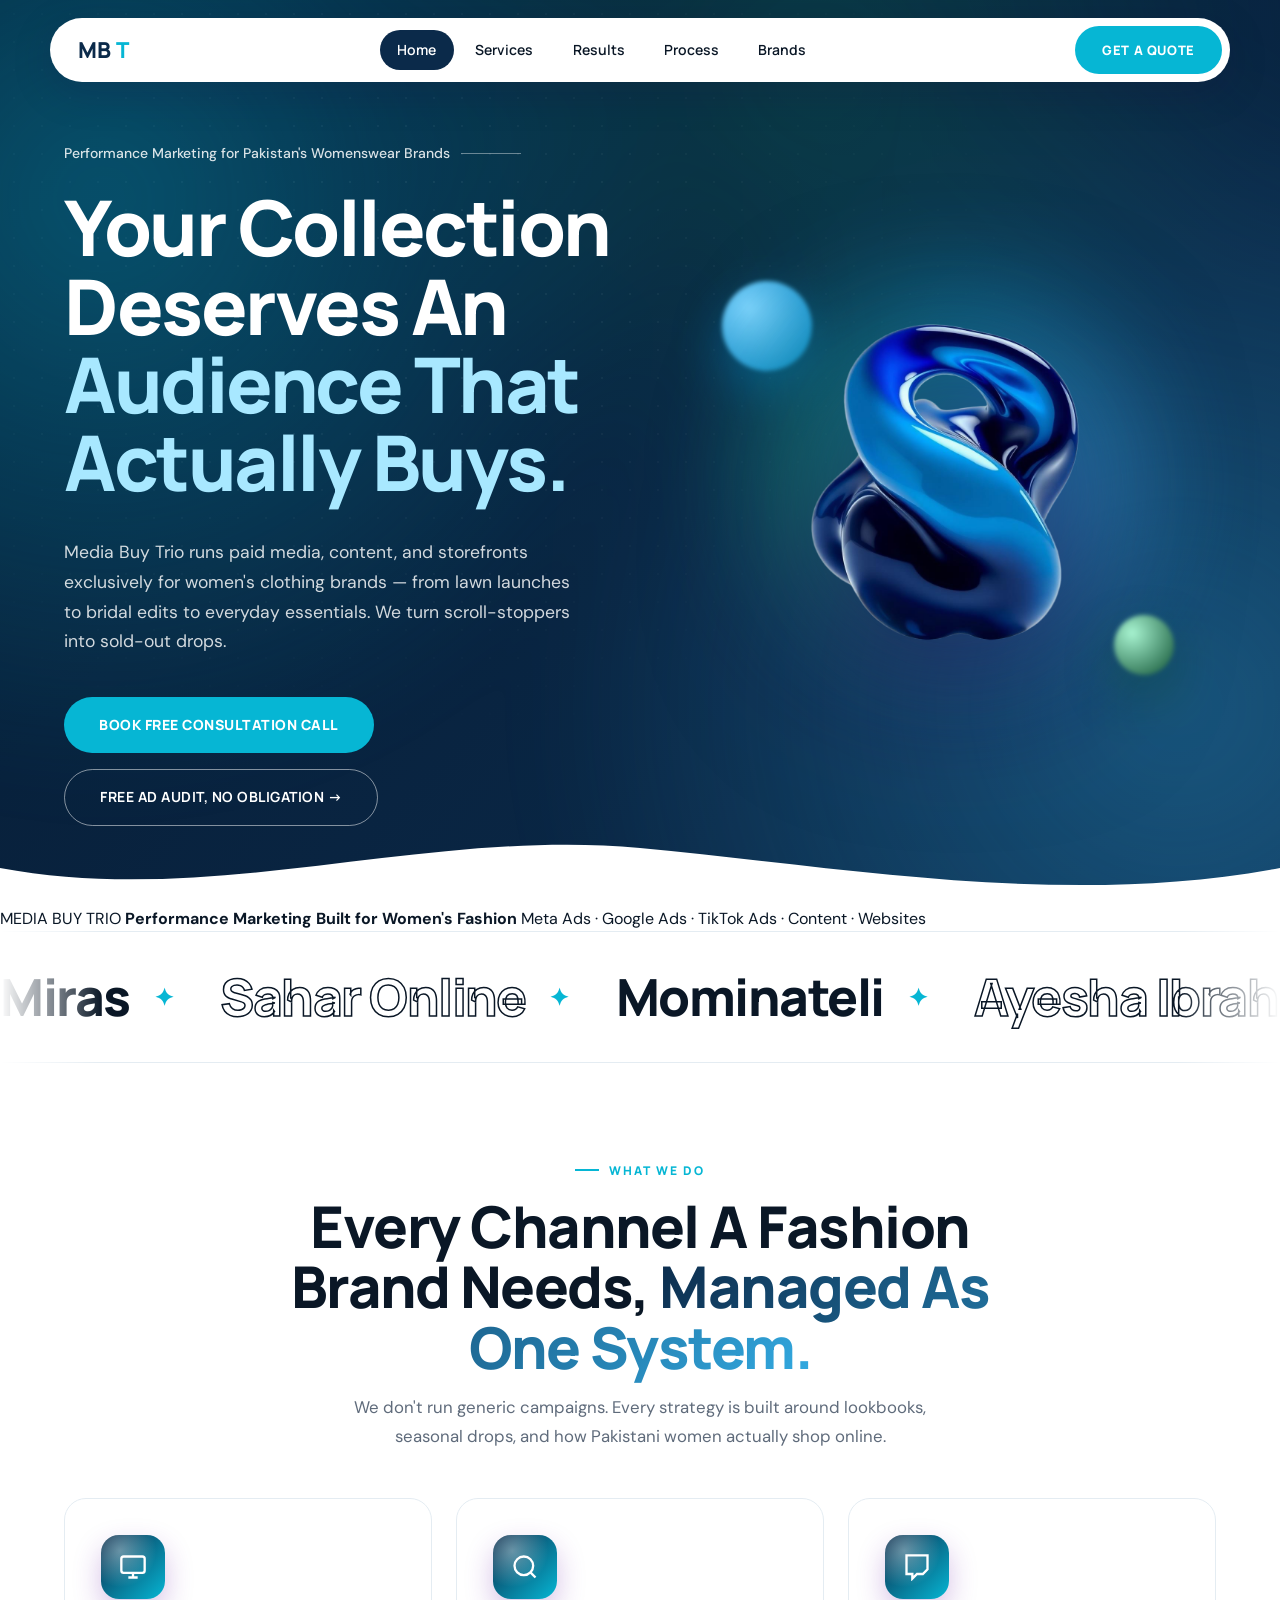
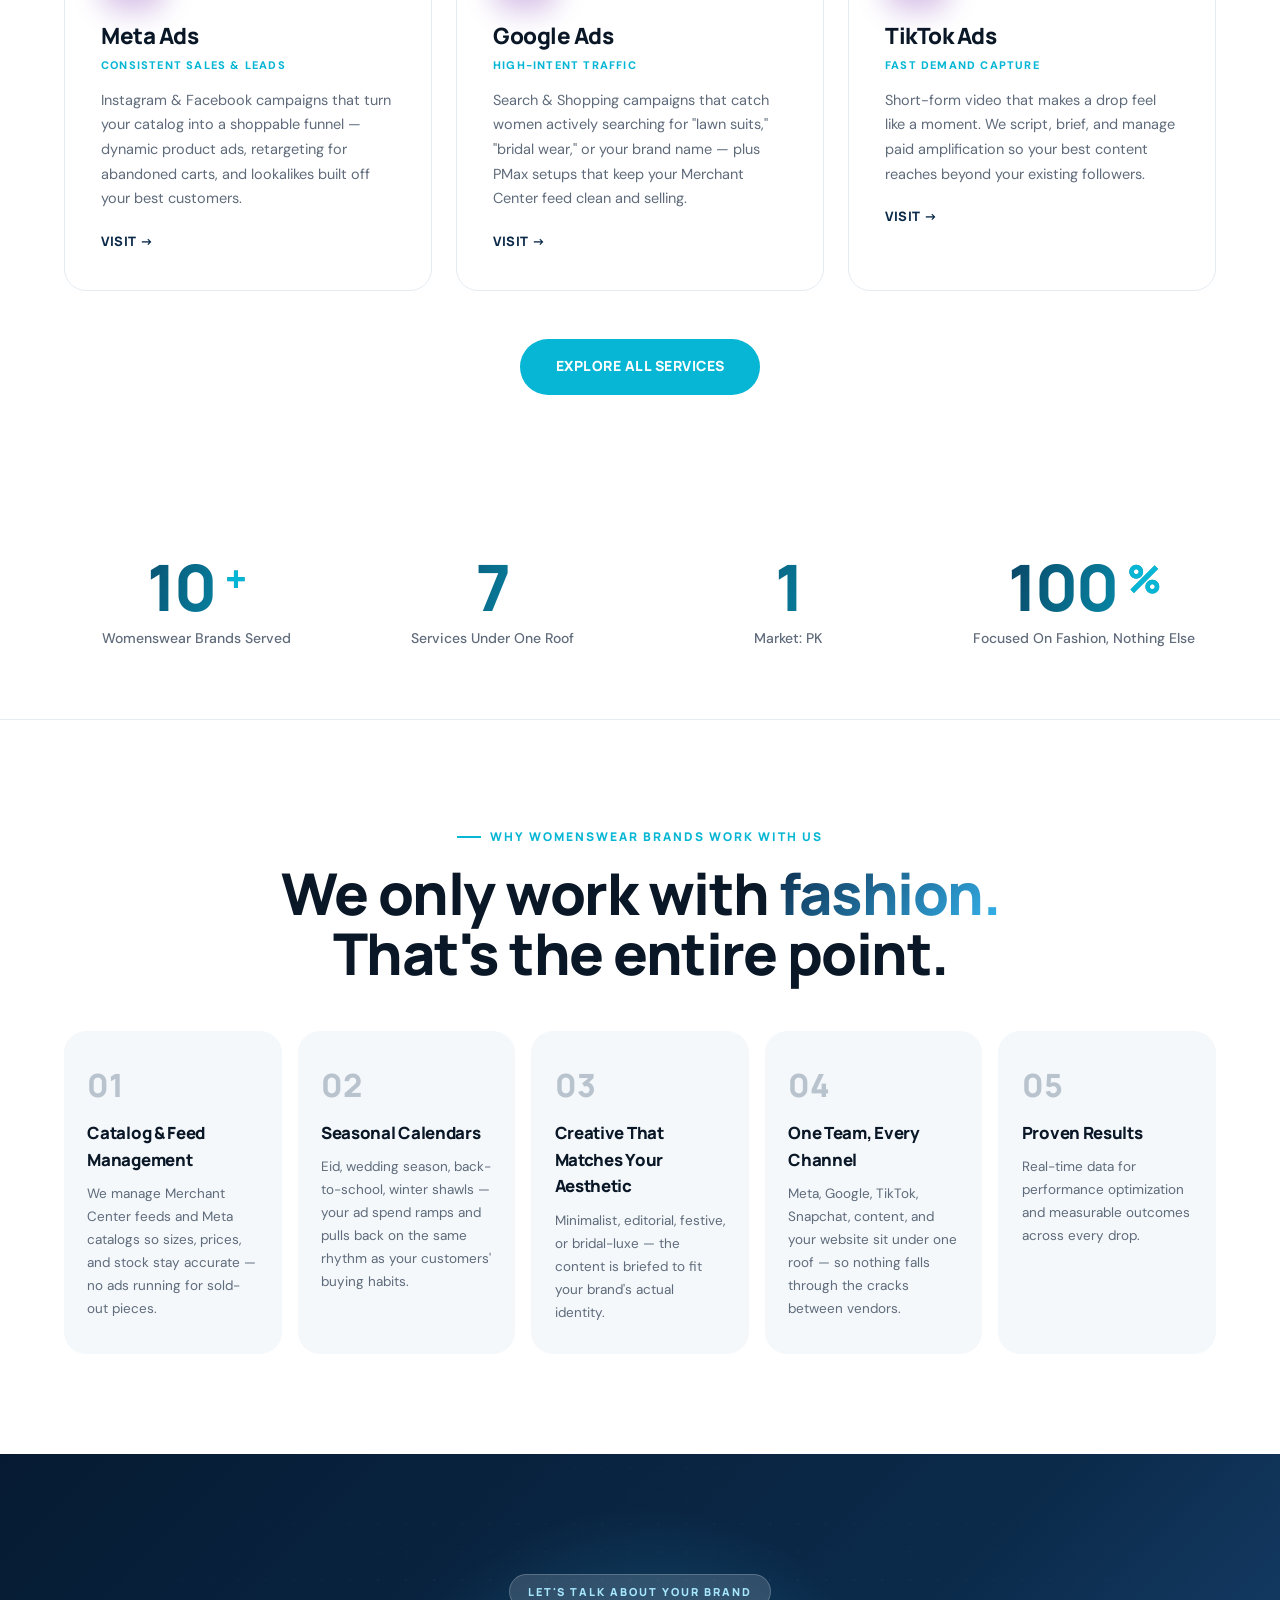
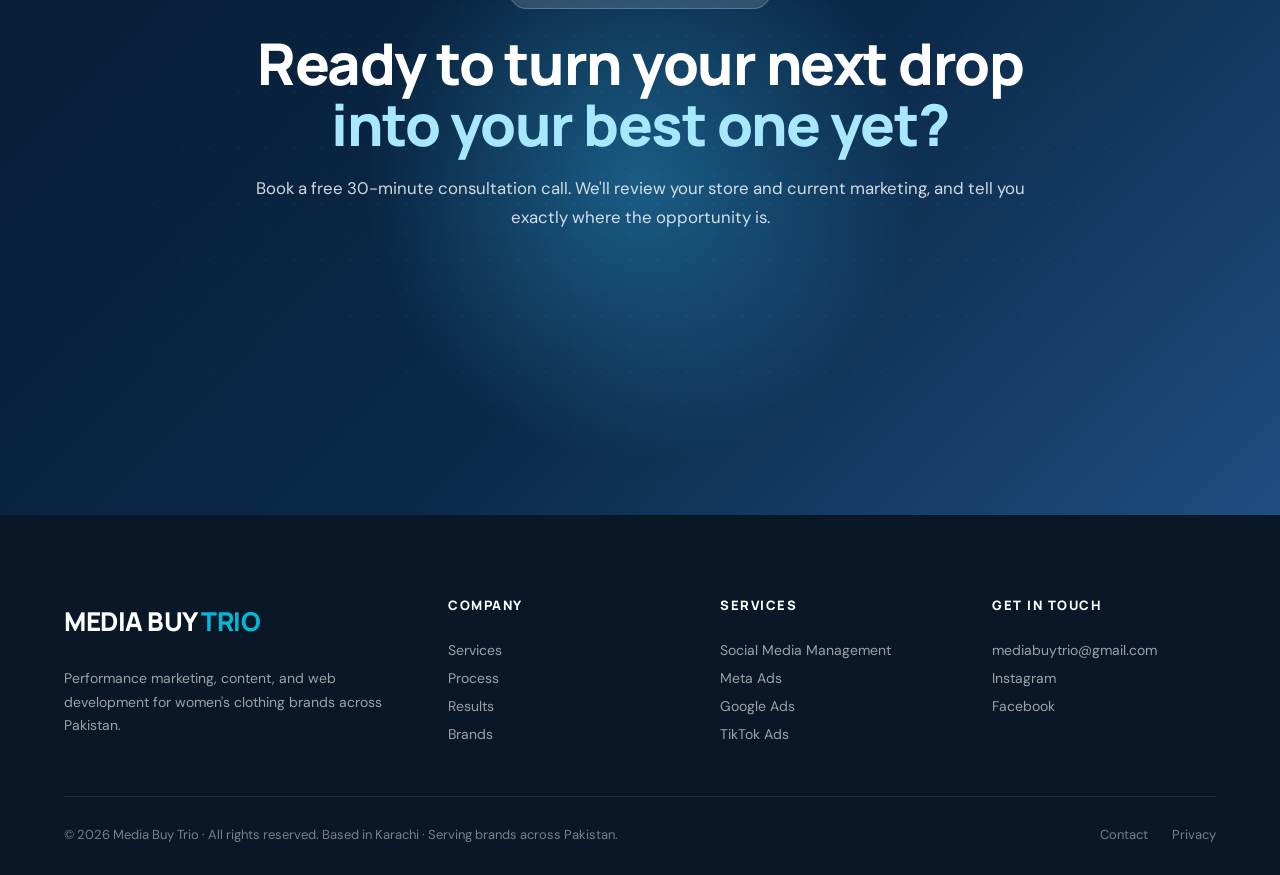
<file: index.html>
<!doctype html>
<html lang="en">
<head>
<meta charset="utf-8">
<meta name="viewport" content="width=device-width,initial-scale=1">
<title>Media Buy Trio — Performance Marketing for Women's Fashion Brands</title>
<meta name="description" content="Media Buy Trio helps Pakistani women's clothing brands grow with Meta Ads, Google Ads, TikTok Ads, Snapchat Ads, social media management, content creation and website development.">
<link rel="preconnect" href="https://fonts.googleapis.com">
<link rel="preconnect" href="https://fonts.gstatic.com" crossorigin>
<link rel="stylesheet" href="https://fonts.googleapis.com/css2?family=Manrope:wght@400;500;600;700;800&family=DM+Sans:wght@300;400;500;600;700&display=swap">
<link rel="stylesheet" href="styles.css">

</head>
<body>
<nav class="main-nav">
  <div class="nav-inner">
    <a href="index.html" class="nav-logo">MB<span class="logo-accent">T</span></a>
    <ul class="nav-links"><li><a href="index.html" class="active">Home</a></li><li><a href="services.html">Services</a></li><li><a href="results.html">Results</a></li><li><a href="process.html">Process</a></li><li><a href="brands.html">Brands</a></li></ul>
    <a href="quote.html" class="nav-cta">Get a Quote</a>
    <button class="nav-hamburger" aria-label="Menu"><span></span><span></span><span></span></button>
  </div>
</nav>
<div class="mobile-menu"><a href="index.html">Home</a><a href="services.html">Services</a><a href="results.html">Results</a><a href="process.html">Process</a><a href="brands.html">Brands</a><a href="quote.html" class="mob-cta">Get a Quote</a></div>
<div class="page-body">

<section class="hero">
  <div class="hero-inner">
    <div class="hero-copy">
      <div class="hero-eyebrow fade-up">Performance Marketing for Pakistan's Womenswear Brands</div>
      <h1 class="hero-title fade-up">Your Collection Deserves An <span class="accent">Audience That Actually Buys.</span></h1>
      <p class="hero-sub fade-up">Media Buy Trio runs paid media, content, and storefronts exclusively for women's clothing brands — from lawn launches to bridal edits to everyday essentials. We turn scroll-stoppers into sold-out drops.</p>
      <div class="hero-actions fade-up">
        <a href="quote.html" class="btn-main">Book Free Consultation Call</a>
        <a href="services.html" class="btn-ghost">Free ad audit, no obligation →</a>
      </div>
    </div>
    <div class="hero-visual fade-up">
      <span class="glow-ring" aria-hidden></span>
      <img src="hero-blob.png" alt="Abstract 3D growth shape" class="hero-blob" width="1024" height="1024">
    </div>
  </div>
  <svg class="hero-wave" viewBox="0 0 1440 120" preserveAspectRatio="none" aria-hidden>
    <path class="fill" d="M0,80 C240,120 480,40 720,60 C960,80 1200,120 1440,80 L1440,120 L0,120 Z"/>
  </svg>
</section>
<section class="mbt-ran-banner" aria-label="Media Buy Trio banner">
  <div class="mbt-ran-banner-inner">
    <span class="mbt-ran-banner-label">MEDIA BUY TRIO</span>
    <strong>Performance Marketing Built for Women's Fashion</strong>
    <span class="mbt-ran-banner-text">Meta Ads · Google Ads · TikTok Ads · Content · Websites</span>
  </div>
</section>
<div class="marquee"><div class="marquee-inner"><span class="marquee-item"><span class="">Miras</span><span class="sep">✦</span></span><span class="marquee-item"><span class="outline">Sahar Online</span><span class="sep">✦</span></span><span class="marquee-item"><span class="">Mominateli</span><span class="sep">✦</span></span><span class="marquee-item"><span class="outline">Ayesha Ibrahim</span><span class="sep">✦</span></span><span class="marquee-item"><span class="">Nimra Kashif</span><span class="sep">✦</span></span><span class="marquee-item"><span class="outline">Amna Arshad</span><span class="sep">✦</span></span><span class="marquee-item"><span class="">Wardha Saleem</span><span class="sep">✦</span></span><span class="marquee-item"><span class="outline">Ahmed Manan</span><span class="sep">✦</span></span><span class="marquee-item"><span class="">Shopatansa</span><span class="sep">✦</span></span><span class="marquee-item"><span class="outline">Urban Cut</span><span class="sep">✦</span></span><span class="marquee-item"><span class="">Miras</span><span class="sep">✦</span></span><span class="marquee-item"><span class="outline">Sahar Online</span><span class="sep">✦</span></span><span class="marquee-item"><span class="">Mominateli</span><span class="sep">✦</span></span><span class="marquee-item"><span class="outline">Ayesha Ibrahim</span><span class="sep">✦</span></span></div></div>
<section class="services-preview">
  <div class="section-inner">
    <div style="text-align:center;max-width:700px;margin:0 auto 3rem">
      <span class="section-tag fade-up">What We Do</span>
      <h2 class="section-title fade-up">Every Channel A Fashion Brand Needs, <span class="accent">Managed As One System.</span></h2>
      <p class="section-sub fade-up" style="margin:0 auto">We don't run generic campaigns. Every strategy is built around lookbooks, seasonal drops, and how Pakistani women actually shop online.</p>
    </div>
    <div class="svc-grid-home"><div class="svc-card fade-up"><div class="svc-icon"><svg viewBox="0 0 24 24" fill="none" stroke="currentColor" stroke-width="2"><rect x="2" y="3" width="20" height="14" rx="2"/><path d="M8 21h8M12 17v4"/></svg></div><div class="svc-title">Meta Ads</div><div class="svc-outcome">Consistent Sales & Leads</div><div class="svc-desc">Instagram & Facebook campaigns that turn your catalog into a shoppable funnel — dynamic product ads, retargeting for abandoned carts, and lookalikes built off your best customers.</div><a href="services.html" class="svc-visit">Visit →</a></div><div class="svc-card fade-up"><div class="svc-icon"><svg viewBox="0 0 24 24" fill="none" stroke="currentColor" stroke-width="2"><circle cx="11" cy="11" r="8"/><path d="m21 21-4.35-4.35"/></svg></div><div class="svc-title">Google Ads</div><div class="svc-outcome">High-Intent Traffic</div><div class="svc-desc">Search & Shopping campaigns that catch women actively searching for "lawn suits," "bridal wear," or your brand name — plus PMax setups that keep your Merchant Center feed clean and selling.</div><a href="services.html" class="svc-visit">Visit →</a></div><div class="svc-card fade-up"><div class="svc-icon"><svg viewBox="0 0 24 24" fill="none" stroke="currentColor" stroke-width="2"><path d="M21 2H3v16h5v4l4-4h5l4-4V2z"/></svg></div><div class="svc-title">TikTok Ads</div><div class="svc-outcome">Fast Demand Capture</div><div class="svc-desc">Short-form video that makes a drop feel like a moment. We script, brief, and manage paid amplification so your best content reaches beyond your existing followers.</div><a href="services.html" class="svc-visit">Visit →</a></div></div>
    <div class="section-cta-link"><a href="services.html" class="btn-main fade-up">Explore All Services</a></div>
  </div>
</section>
<section class="stats-strip"><div class="stats-grid"><div class="stat-item fade-up"><div class="stat-num">10<span class="plus">+</span></div><div class="stat-label">Womenswear Brands Served</div></div><div class="stat-item fade-up"><div class="stat-num">7</div><div class="stat-label">Services Under One Roof</div></div><div class="stat-item fade-up"><div class="stat-num">1</div><div class="stat-label">Market: PK</div></div><div class="stat-item fade-up"><div class="stat-num">100<span class="plus">%</span></div><div class="stat-label">Focused On Fashion, Nothing Else</div></div></div></section>
<section class="why-section">
  <div class="section-inner" style="text-align:center">
    <span class="section-tag fade-up">Why Womenswear Brands Work With Us</span>
    <h2 class="section-title fade-up">We only work with <span class="accent">fashion.</span><br>That's the entire point.</h2>
    <div class="why-grid"><div class="why-card fade-up"><div class="why-num">01</div><div class="why-title">Catalog & Feed Management</div><div class="why-desc">We manage Merchant Center feeds and Meta catalogs so sizes, prices, and stock stay accurate — no ads running for sold-out pieces.</div></div><div class="why-card fade-up"><div class="why-num">02</div><div class="why-title">Seasonal Calendars</div><div class="why-desc">Eid, wedding season, back-to-school, winter shawls — your ad spend ramps and pulls back on the same rhythm as your customers' buying habits.</div></div><div class="why-card fade-up"><div class="why-num">03</div><div class="why-title">Creative That Matches Your Aesthetic</div><div class="why-desc">Minimalist, editorial, festive, or bridal-luxe — the content is briefed to fit your brand's actual identity.</div></div><div class="why-card fade-up"><div class="why-num">04</div><div class="why-title">One Team, Every Channel</div><div class="why-desc">Meta, Google, TikTok, Snapchat, content, and your website sit under one roof — so nothing falls through the cracks between vendors.</div></div><div class="why-card fade-up"><div class="why-num">05</div><div class="why-title">Proven Results</div><div class="why-desc">Real-time data for performance optimization and measurable outcomes across every drop.</div></div></div>
  </div>
</section>
<section class="cta-section">
  <div class="cta-inner">
    <div class="cta-badge fade-up">Let's Talk About Your Brand</div>
    <h2 class="cta-title fade-up">Ready to turn your next drop<br><span class="accent">into your best one yet?</span></h2>
    <p class="cta-sub fade-up">Book a free 30-minute consultation call. We'll review your store and current marketing, and tell you exactly where the opportunity is.</p>
    <a href="quote.html" class="cta-btn fade-up">Book Free Consultation Call →</a>
    <div class="cta-contacts fade-up">
      <a href="mailto:mediabuytrio@gmail.com" class="contact-btn">✉ mediabuytrio@gmail.com</a>
      <a href="https://www.instagram.com/mediabuytrio_" target="_blank" rel="noreferrer" class="contact-btn">Instagram</a>
      <a href="https://www.facebook.com/profile.php?id=61581174561886" target="_blank" rel="noreferrer" class="contact-btn">Facebook</a>
    </div>
  </div>
</section>

</div>
<footer class="site-footer">
  <div class="footer-inner">
    <div class="footer-col footer-brand">
      <a href="index.html" class="nav-logo">MEDIA BUY <span class="logo-accent">TRIO</span></a>
      <p>Performance marketing, content, and web development for women's clothing brands across Pakistan.</p>
    </div>
    <div class="footer-col"><h4>Company</h4>
      <a href="services.html">Services</a><a href="process.html">Process</a><a href="results.html">Results</a><a href="brands.html">Brands</a>
    </div>
    <div class="footer-col"><h4>Services</h4>
      <a href="services.html">Social Media Management</a><a href="services.html">Meta Ads</a><a href="services.html">Google Ads</a><a href="services.html">TikTok Ads</a>
    </div>
    <div class="footer-col"><h4>Get in Touch</h4>
      <a href="mailto:mediabuytrio@gmail.com">mediabuytrio@gmail.com</a>
      <a href="https://www.instagram.com/mediabuytrio_" target="_blank" rel="noreferrer">Instagram</a>
      <a href="https://www.facebook.com/profile.php?id=61581174561886" target="_blank" rel="noreferrer">Facebook</a>
    </div>
  </div>
  <div class="footer-bottom">
    <div class="footer-copy">© 2026 Media Buy Trio · All rights reserved. Based in Karachi · Serving brands across Pakistan.</div>
    <div class="footer-bottom-links"><a href="quote.html">Contact</a><a href="#">Privacy</a></div>
  </div>
</footer>
<script src="script.js"></script>
</body>
</html>
</file>
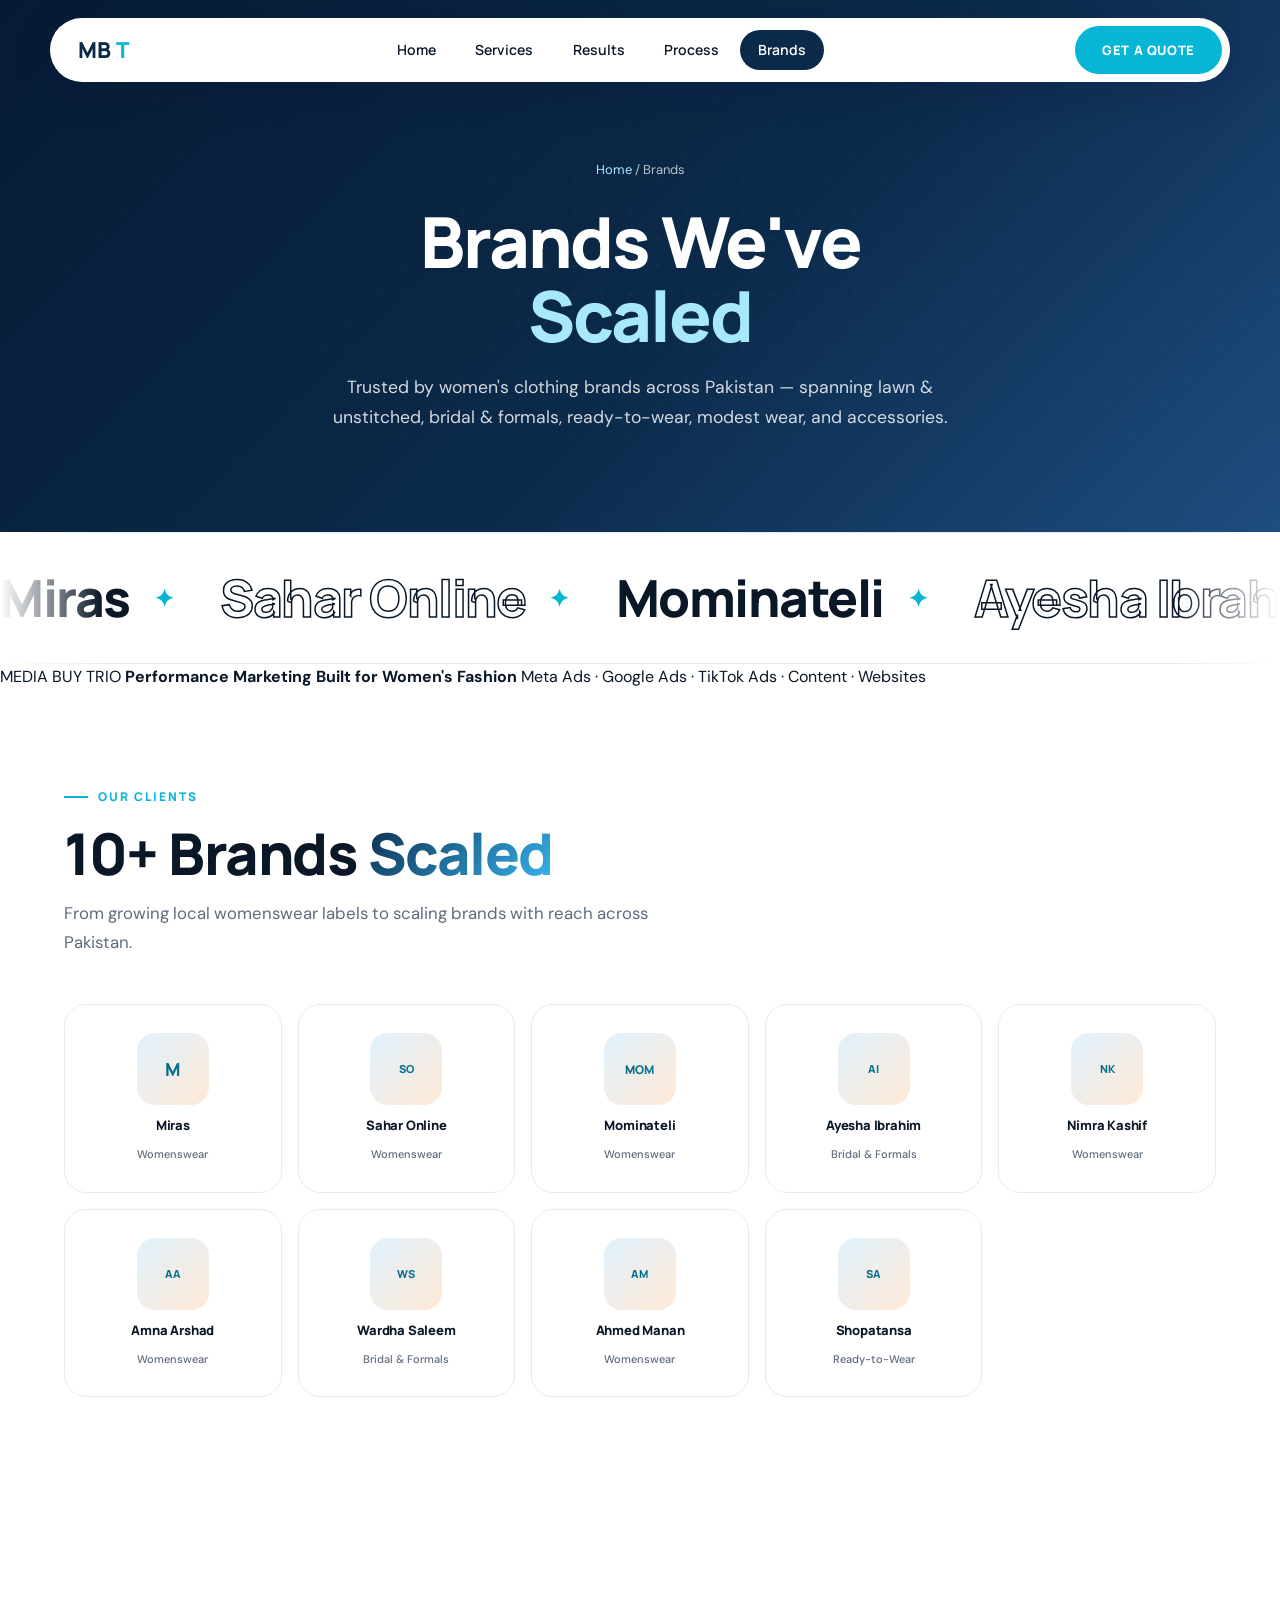
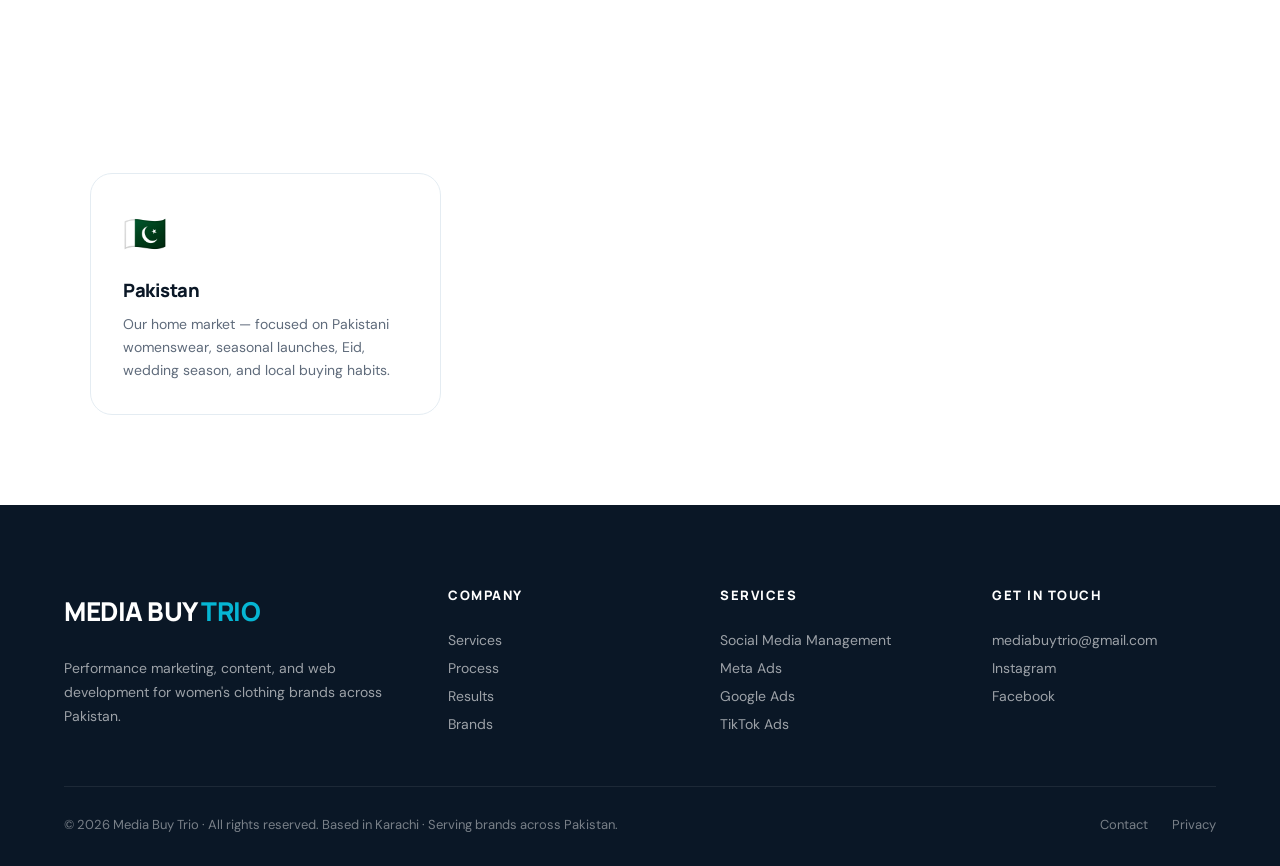
<file: brands.html>
<!doctype html>
<html lang="en">
<head>
<meta charset="utf-8">
<meta name="viewport" content="width=device-width,initial-scale=1">
<title>Brands | Media Buy Trio</title>
<meta name="description" content="Trusted by 10+ women's clothing brands across Pakistan.">
<link rel="preconnect" href="https://fonts.googleapis.com">
<link rel="preconnect" href="https://fonts.gstatic.com" crossorigin>
<link rel="stylesheet" href="https://fonts.googleapis.com/css2?family=Manrope:wght@400;500;600;700;800&family=DM+Sans:wght@300;400;500;600;700&display=swap">
<link rel="stylesheet" href="styles.css">

</head>
<body>
<nav class="main-nav">
  <div class="nav-inner">
    <a href="index.html" class="nav-logo">MB<span class="logo-accent">T</span></a>
    <ul class="nav-links"><li><a href="index.html">Home</a></li><li><a href="services.html">Services</a></li><li><a href="results.html">Results</a></li><li><a href="process.html">Process</a></li><li><a href="brands.html" class="active">Brands</a></li></ul>
    <a href="quote.html" class="nav-cta">Get a Quote</a>
    <button class="nav-hamburger" aria-label="Menu"><span></span><span></span><span></span></button>
  </div>
</nav>
<div class="mobile-menu"><a href="index.html">Home</a><a href="services.html">Services</a><a href="results.html">Results</a><a href="process.html">Process</a><a href="brands.html">Brands</a><a href="quote.html" class="mob-cta">Get a Quote</a></div>
<div class="page-body">

<div class="page-hero"><div class="page-hero-glow"></div><div class="page-hero-inner">
  <div class="page-breadcrumb"><a href="index.html">Home</a> / Brands</div>
  <h1 class="page-title fade-up">Brands We've<br><span class="accent">Scaled</span></h1>
  <p class="page-desc fade-up">Trusted by women's clothing brands across Pakistan — spanning lawn & unstitched, bridal & formals, ready-to-wear, modest wear, and accessories.</p>
</div></div>
<div class="marquee"><div class="marquee-inner"><span class="marquee-item"><span class="">Miras</span><span class="sep">✦</span></span><span class="marquee-item"><span class="outline">Sahar Online</span><span class="sep">✦</span></span><span class="marquee-item"><span class="">Mominateli</span><span class="sep">✦</span></span><span class="marquee-item"><span class="outline">Ayesha Ibrahim</span><span class="sep">✦</span></span><span class="marquee-item"><span class="">Nimra Kashif</span><span class="sep">✦</span></span><span class="marquee-item"><span class="outline">Amna Arshad</span><span class="sep">✦</span></span><span class="marquee-item"><span class="">Wardha Saleem</span><span class="sep">✦</span></span><span class="marquee-item"><span class="outline">Ahmed Manan</span><span class="sep">✦</span></span><span class="marquee-item"><span class="">Shopatansa</span><span class="sep">✦</span></span><span class="marquee-item"><span class="outline">Urban Cut</span><span class="sep">✦</span></span><span class="marquee-item"><span class="">Miras</span><span class="sep">✦</span></span><span class="marquee-item"><span class="outline">Sahar Online</span><span class="sep">✦</span></span><span class="marquee-item"><span class="">Mominateli</span><span class="sep">✦</span></span><span class="marquee-item"><span class="outline">Ayesha Ibrahim</span><span class="sep">✦</span></span></div></div>

<section class="mbt-ran-banner" aria-label="Media Buy Trio banner">
  <div class="mbt-ran-banner-inner">
    <span class="mbt-ran-banner-label">MEDIA BUY TRIO</span>
    <strong>Performance Marketing Built for Women's Fashion</strong>
    <span class="mbt-ran-banner-text">Meta Ads · Google Ads · TikTok Ads · Content · Websites</span>
  </div>
</section>
<section class="section"><div class="section-inner">
  <span class="section-tag fade-up">Our Clients</span>
  <h2 class="section-title fade-up">10+ Brands <span class="accent">Scaled</span></h2>
  <p class="section-sub fade-up">From growing local womenswear labels to scaling brands with reach across Pakistan.</p>
  <div class="brands-grid"><div class="brand-card fade-up"><div class="brand-logo-box"><div class="brand-logo-placeholder">M</div></div><div class="brand-name">Miras</div><div class="brand-category">Womenswear</div></div><div class="brand-card fade-up"><div class="brand-logo-box"><div class="brand-logo-placeholder" style="font-size:11px">SO</div></div><div class="brand-name">Sahar Online</div><div class="brand-category">Womenswear</div></div><div class="brand-card fade-up"><div class="brand-logo-box"><div class="brand-logo-placeholder" style="font-size:12px">MOM</div></div><div class="brand-name">Mominateli</div><div class="brand-category">Womenswear</div></div><div class="brand-card fade-up"><div class="brand-logo-box"><div class="brand-logo-placeholder" style="font-size:11px">AI</div></div><div class="brand-name">Ayesha Ibrahim</div><div class="brand-category">Bridal & Formals</div></div><div class="brand-card fade-up"><div class="brand-logo-box"><div class="brand-logo-placeholder" style="font-size:11px">NK</div></div><div class="brand-name">Nimra Kashif</div><div class="brand-category">Womenswear</div></div><div class="brand-card fade-up"><div class="brand-logo-box"><div class="brand-logo-placeholder" style="font-size:11px">AA</div></div><div class="brand-name">Amna Arshad</div><div class="brand-category">Womenswear</div></div><div class="brand-card fade-up"><div class="brand-logo-box"><div class="brand-logo-placeholder" style="font-size:11px">WS</div></div><div class="brand-name">Wardha Saleem</div><div class="brand-category">Bridal & Formals</div></div><div class="brand-card fade-up"><div class="brand-logo-box"><div class="brand-logo-placeholder" style="font-size:11px">AM</div></div><div class="brand-name">Ahmed Manan</div><div class="brand-category">Womenswear</div></div><div class="brand-card fade-up"><div class="brand-logo-box"><div class="brand-logo-placeholder" style="font-size:11px">SA</div></div><div class="brand-name">Shopatansa</div><div class="brand-category">Ready-to-Wear</div></div><div class="brand-card fade-up"><div class="brand-logo-box"><div class="brand-logo-placeholder" style="font-size:11px">UC</div></div><div class="brand-name">Urban Cut</div><div class="brand-category">Ready-to-Wear</div></div></div>
</div></section>
<section class="section" style="background:var(--bg3)"><div class="section-inner">
  <span class="section-tag fade-up">Our Reach</span>
  <h2 class="section-title fade-up">100% Focused On <span class="accent">Fashion</span></h2>
  <p class="section-sub fade-up">Clients across one market, all in womenswear — nothing else.</p>
  <div class="regions fade-up">
    <div class="region-card"><div class="region-flag">🇵🇰</div><div class="region-title">Pakistan</div><div class="region-desc">Our home market — focused on Pakistani womenswear, seasonal launches, Eid, wedding season, and local buying habits.</div></div>
  </div>
</div></section>

</div>
<footer class="site-footer">
  <div class="footer-inner">
    <div class="footer-col footer-brand">
      <a href="index.html" class="nav-logo">MEDIA BUY <span class="logo-accent">TRIO</span></a>
      <p>Performance marketing, content, and web development for women's clothing brands across Pakistan.</p>
    </div>
    <div class="footer-col"><h4>Company</h4>
      <a href="services.html">Services</a><a href="process.html">Process</a><a href="results.html">Results</a><a href="brands.html">Brands</a>
    </div>
    <div class="footer-col"><h4>Services</h4>
      <a href="quote.html">Social Media Management</a><a href="quote.html">Meta Ads</a><a href="quote.html">Google Ads</a><a href="quote.html">TikTok Ads</a>
    </div>
    <div class="footer-col"><h4>Get in Touch</h4>
      <a href="mailto:mediabuytrio@gmail.com">mediabuytrio@gmail.com</a>
      <a href="https://www.instagram.com/mediabuytrio_" target="_blank" rel="noreferrer">Instagram</a>
      <a href="https://www.facebook.com/profile.php?id=61581174561886" target="_blank" rel="noreferrer">Facebook</a>
    </div>
  </div>
  <div class="footer-bottom">
    <div class="footer-copy">© 2026 Media Buy Trio · All rights reserved. Based in Karachi · Serving brands across Pakistan.</div>
    <div class="footer-bottom-links"><a href="quote.html">Contact</a><a href="#">Privacy</a></div>
  </div>
</footer>
<script src="script.js"></script>
</body>
</html>
</file>
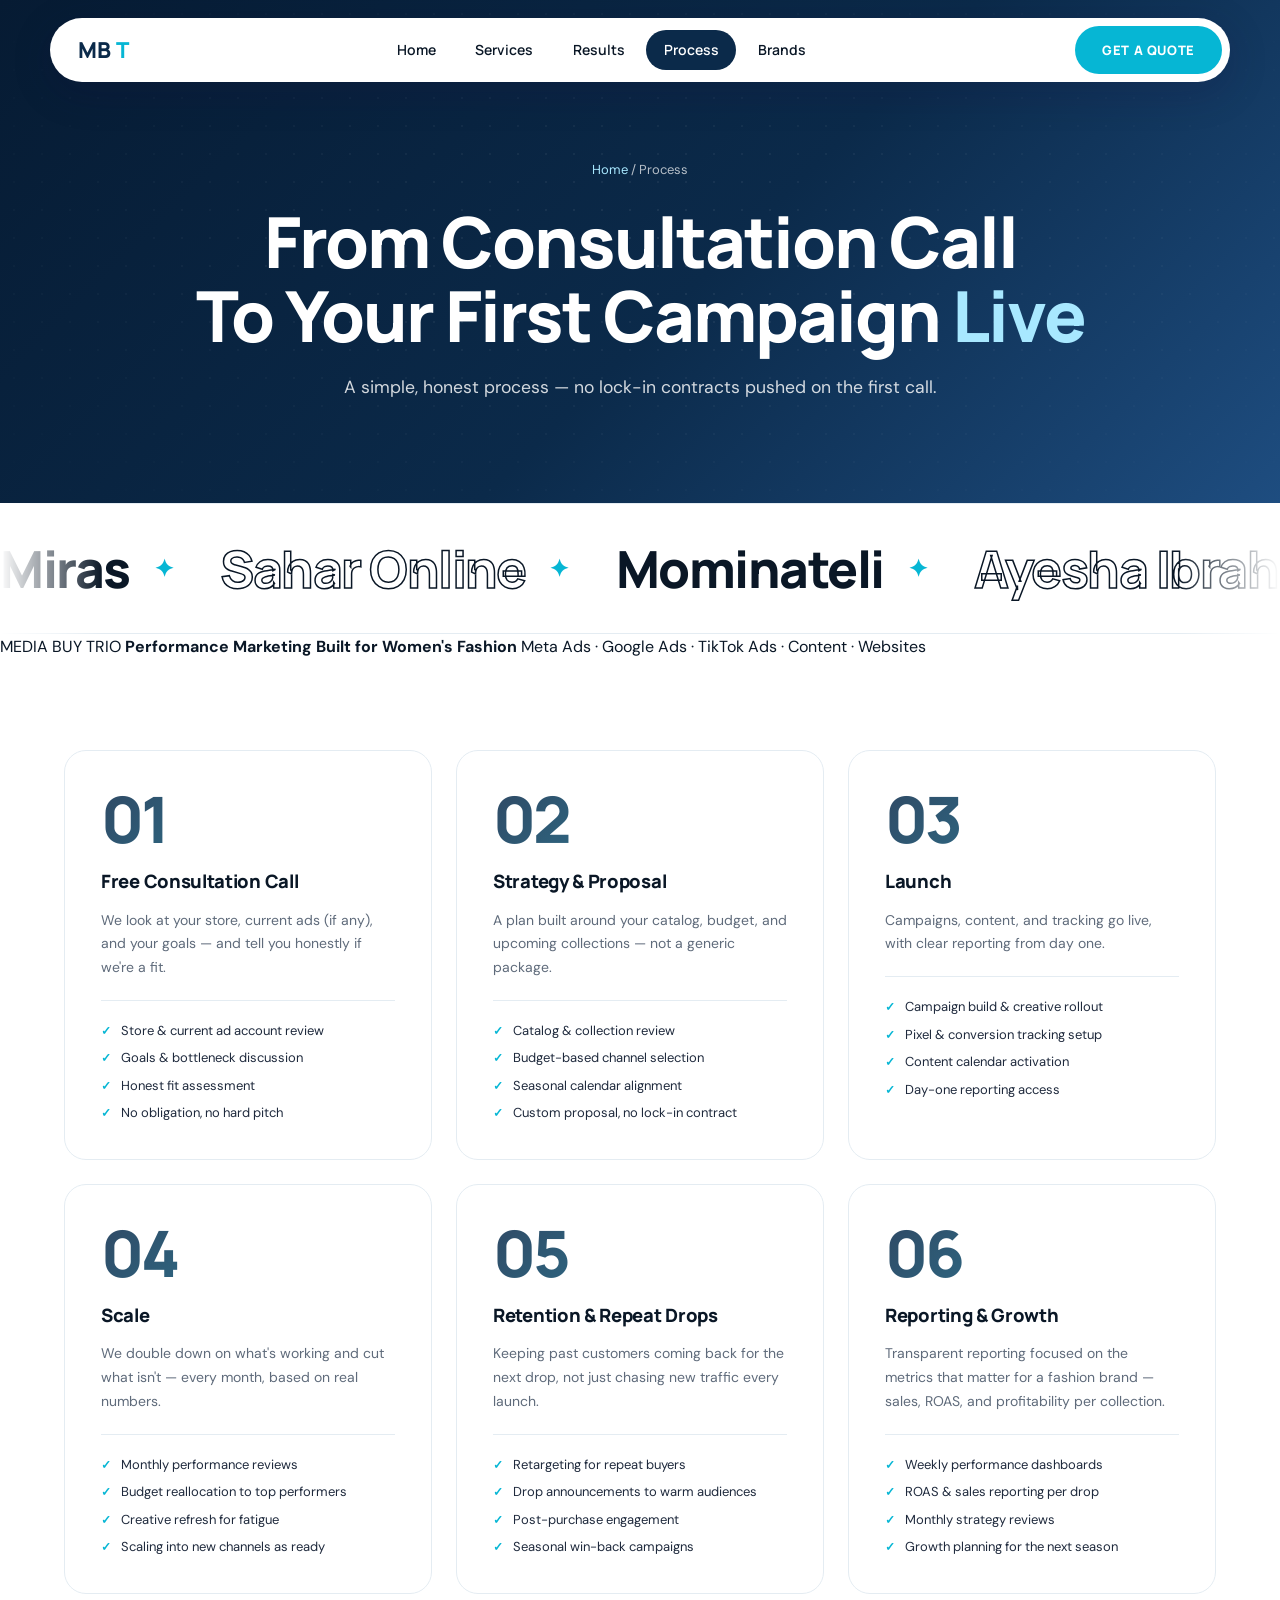
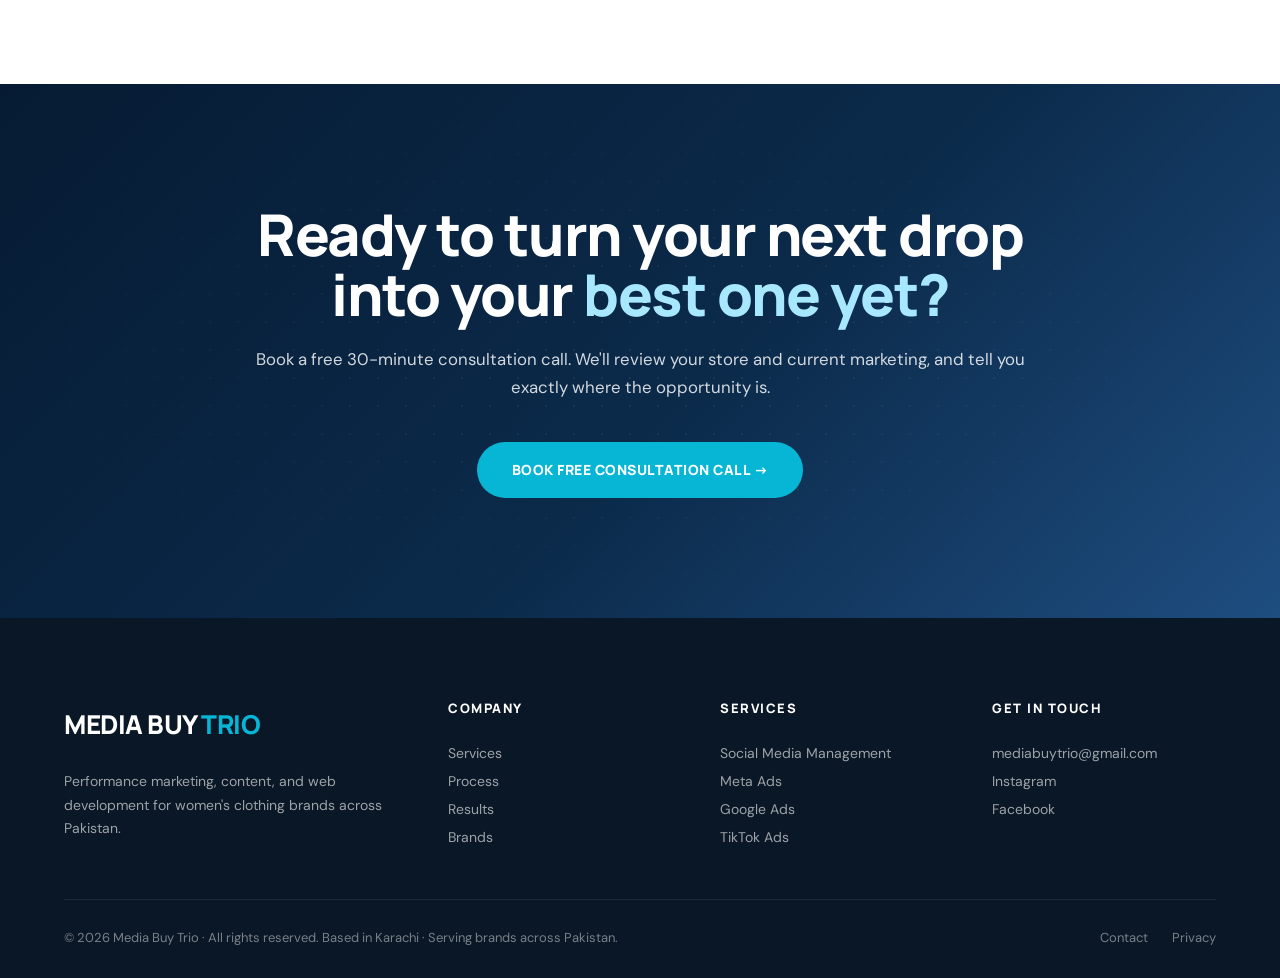
<file: process.html>
<!doctype html>
<html lang="en">
<head>
<meta charset="utf-8">
<meta name="viewport" content="width=device-width,initial-scale=1">
<title>Process | Media Buy Trio</title>
<meta name="description" content="A simple, honest process — from your free consultation call to your first campaign live, and scaling from there.">
<link rel="preconnect" href="https://fonts.googleapis.com">
<link rel="preconnect" href="https://fonts.gstatic.com" crossorigin>
<link rel="stylesheet" href="https://fonts.googleapis.com/css2?family=Manrope:wght@400;500;600;700;800&family=DM+Sans:wght@300;400;500;600;700&display=swap">
<link rel="stylesheet" href="styles.css">

</head>
<body>
<nav class="main-nav">
  <div class="nav-inner">
    <a href="index.html" class="nav-logo">MB<span class="logo-accent">T</span></a>
    <ul class="nav-links"><li><a href="index.html">Home</a></li><li><a href="services.html">Services</a></li><li><a href="results.html">Results</a></li><li><a href="process.html" class="active">Process</a></li><li><a href="brands.html">Brands</a></li></ul>
    <a href="quote.html" class="nav-cta">Get a Quote</a>
    <button class="nav-hamburger" aria-label="Menu"><span></span><span></span><span></span></button>
  </div>
</nav>
<div class="mobile-menu"><a href="index.html">Home</a><a href="services.html">Services</a><a href="results.html">Results</a><a href="process.html">Process</a><a href="brands.html">Brands</a><a href="quote.html" class="mob-cta">Get a Quote</a></div>
<div class="page-body">

<div class="page-hero"><div class="page-hero-glow"></div><div class="page-hero-inner">
  <div class="page-breadcrumb"><a href="index.html">Home</a> / Process</div>
  <h1 class="page-title fade-up">From Consultation Call<br>To Your First Campaign <span class="accent">Live</span></h1>
  <p class="page-desc fade-up">A simple, honest process — no lock-in contracts pushed on the first call.</p>
</div></div>
<div class="marquee"><div class="marquee-inner"><span class="marquee-item"><span class="">Miras</span><span class="sep">✦</span></span><span class="marquee-item"><span class="outline">Sahar Online</span><span class="sep">✦</span></span><span class="marquee-item"><span class="">Mominateli</span><span class="sep">✦</span></span><span class="marquee-item"><span class="outline">Ayesha Ibrahim</span><span class="sep">✦</span></span><span class="marquee-item"><span class="">Nimra Kashif</span><span class="sep">✦</span></span><span class="marquee-item"><span class="outline">Amna Arshad</span><span class="sep">✦</span></span><span class="marquee-item"><span class="">Wardha Saleem</span><span class="sep">✦</span></span><span class="marquee-item"><span class="outline">Ahmed Manan</span><span class="sep">✦</span></span><span class="marquee-item"><span class="">Shopatansa</span><span class="sep">✦</span></span><span class="marquee-item"><span class="outline">Urban Cut</span><span class="sep">✦</span></span><span class="marquee-item"><span class="">Miras</span><span class="sep">✦</span></span><span class="marquee-item"><span class="outline">Sahar Online</span><span class="sep">✦</span></span><span class="marquee-item"><span class="">Mominateli</span><span class="sep">✦</span></span><span class="marquee-item"><span class="outline">Ayesha Ibrahim</span><span class="sep">✦</span></span></div></div>

<section class="mbt-ran-banner" aria-label="Media Buy Trio banner">
  <div class="mbt-ran-banner-inner">
    <span class="mbt-ran-banner-label">MEDIA BUY TRIO</span>
    <strong>Performance Marketing Built for Women's Fashion</strong>
    <span class="mbt-ran-banner-text">Meta Ads · Google Ads · TikTok Ads · Content · Websites</span>
  </div>
</section>
<section class="section"><div class="section-inner"><div class="steps-grid"><div class="step fade-up"><div class="step-num">01</div><div class="step-title">Free Consultation Call</div><div class="step-desc">We look at your store, current ads (if any), and your goals — and tell you honestly if we're a fit.</div><div class="step-detail"><div class="step-detail-item">Store & current ad account review</div><div class="step-detail-item">Goals & bottleneck discussion</div><div class="step-detail-item">Honest fit assessment</div><div class="step-detail-item">No obligation, no hard pitch</div></div></div><div class="step fade-up"><div class="step-num">02</div><div class="step-title">Strategy & Proposal</div><div class="step-desc">A plan built around your catalog, budget, and upcoming collections — not a generic package.</div><div class="step-detail"><div class="step-detail-item">Catalog & collection review</div><div class="step-detail-item">Budget-based channel selection</div><div class="step-detail-item">Seasonal calendar alignment</div><div class="step-detail-item">Custom proposal, no lock-in contract</div></div></div><div class="step fade-up"><div class="step-num">03</div><div class="step-title">Launch</div><div class="step-desc">Campaigns, content, and tracking go live, with clear reporting from day one.</div><div class="step-detail"><div class="step-detail-item">Campaign build & creative rollout</div><div class="step-detail-item">Pixel & conversion tracking setup</div><div class="step-detail-item">Content calendar activation</div><div class="step-detail-item">Day-one reporting access</div></div></div><div class="step fade-up"><div class="step-num">04</div><div class="step-title">Scale</div><div class="step-desc">We double down on what's working and cut what isn't — every month, based on real numbers.</div><div class="step-detail"><div class="step-detail-item">Monthly performance reviews</div><div class="step-detail-item">Budget reallocation to top performers</div><div class="step-detail-item">Creative refresh for fatigue</div><div class="step-detail-item">Scaling into new channels as ready</div></div></div><div class="step fade-up"><div class="step-num">05</div><div class="step-title">Retention & Repeat Drops</div><div class="step-desc">Keeping past customers coming back for the next drop, not just chasing new traffic every launch.</div><div class="step-detail"><div class="step-detail-item">Retargeting for repeat buyers</div><div class="step-detail-item">Drop announcements to warm audiences</div><div class="step-detail-item">Post-purchase engagement</div><div class="step-detail-item">Seasonal win-back campaigns</div></div></div><div class="step fade-up"><div class="step-num">06</div><div class="step-title">Reporting & Growth</div><div class="step-desc">Transparent reporting focused on the metrics that matter for a fashion brand — sales, ROAS, and profitability per collection.</div><div class="step-detail"><div class="step-detail-item">Weekly performance dashboards</div><div class="step-detail-item">ROAS & sales reporting per drop</div><div class="step-detail-item">Monthly strategy reviews</div><div class="step-detail-item">Growth planning for the next season</div></div></div></div></div></section>
<div class="cta-strip"><div class="cta-strip-inner">
  <h2 class="fade-up">Ready to turn your next drop into your <span class="accent">best one yet?</span></h2>
  <p class="fade-up">Book a free 30-minute consultation call. We'll review your store and current marketing, and tell you exactly where the opportunity is.</p>
  <a href="quote.html" class="btn-main fade-up">Book Free Consultation Call →</a>
</div></div>

</div>
<footer class="site-footer">
  <div class="footer-inner">
    <div class="footer-col footer-brand">
      <a href="index.html" class="nav-logo">MEDIA BUY <span class="logo-accent">TRIO</span></a>
      <p>Performance marketing, content, and web development for women's clothing brands across Pakistan.</p>
    </div>
    <div class="footer-col"><h4>Company</h4>
      <a href="services.html">Services</a><a href="process.html">Process</a><a href="results.html">Results</a><a href="brands.html">Brands</a>
    </div>
    <div class="footer-col"><h4>Services</h4>
      <a href="quote.html">Social Media Management</a><a href="quote.html">Meta Ads</a><a href="quote.html">Google Ads</a><a href="quote.html">TikTok Ads</a>
    </div>
    <div class="footer-col"><h4>Get in Touch</h4>
      <a href="mailto:mediabuytrio@gmail.com">mediabuytrio@gmail.com</a>
      <a href="https://www.instagram.com/mediabuytrio_" target="_blank" rel="noreferrer">Instagram</a>
      <a href="https://www.facebook.com/profile.php?id=61581174561886" target="_blank" rel="noreferrer">Facebook</a>
    </div>
  </div>
  <div class="footer-bottom">
    <div class="footer-copy">© 2026 Media Buy Trio · All rights reserved. Based in Karachi · Serving brands across Pakistan.</div>
    <div class="footer-bottom-links"><a href="quote.html">Contact</a><a href="#">Privacy</a></div>
  </div>
</footer>
<script src="script.js"></script>
</body>
</html>
</file>
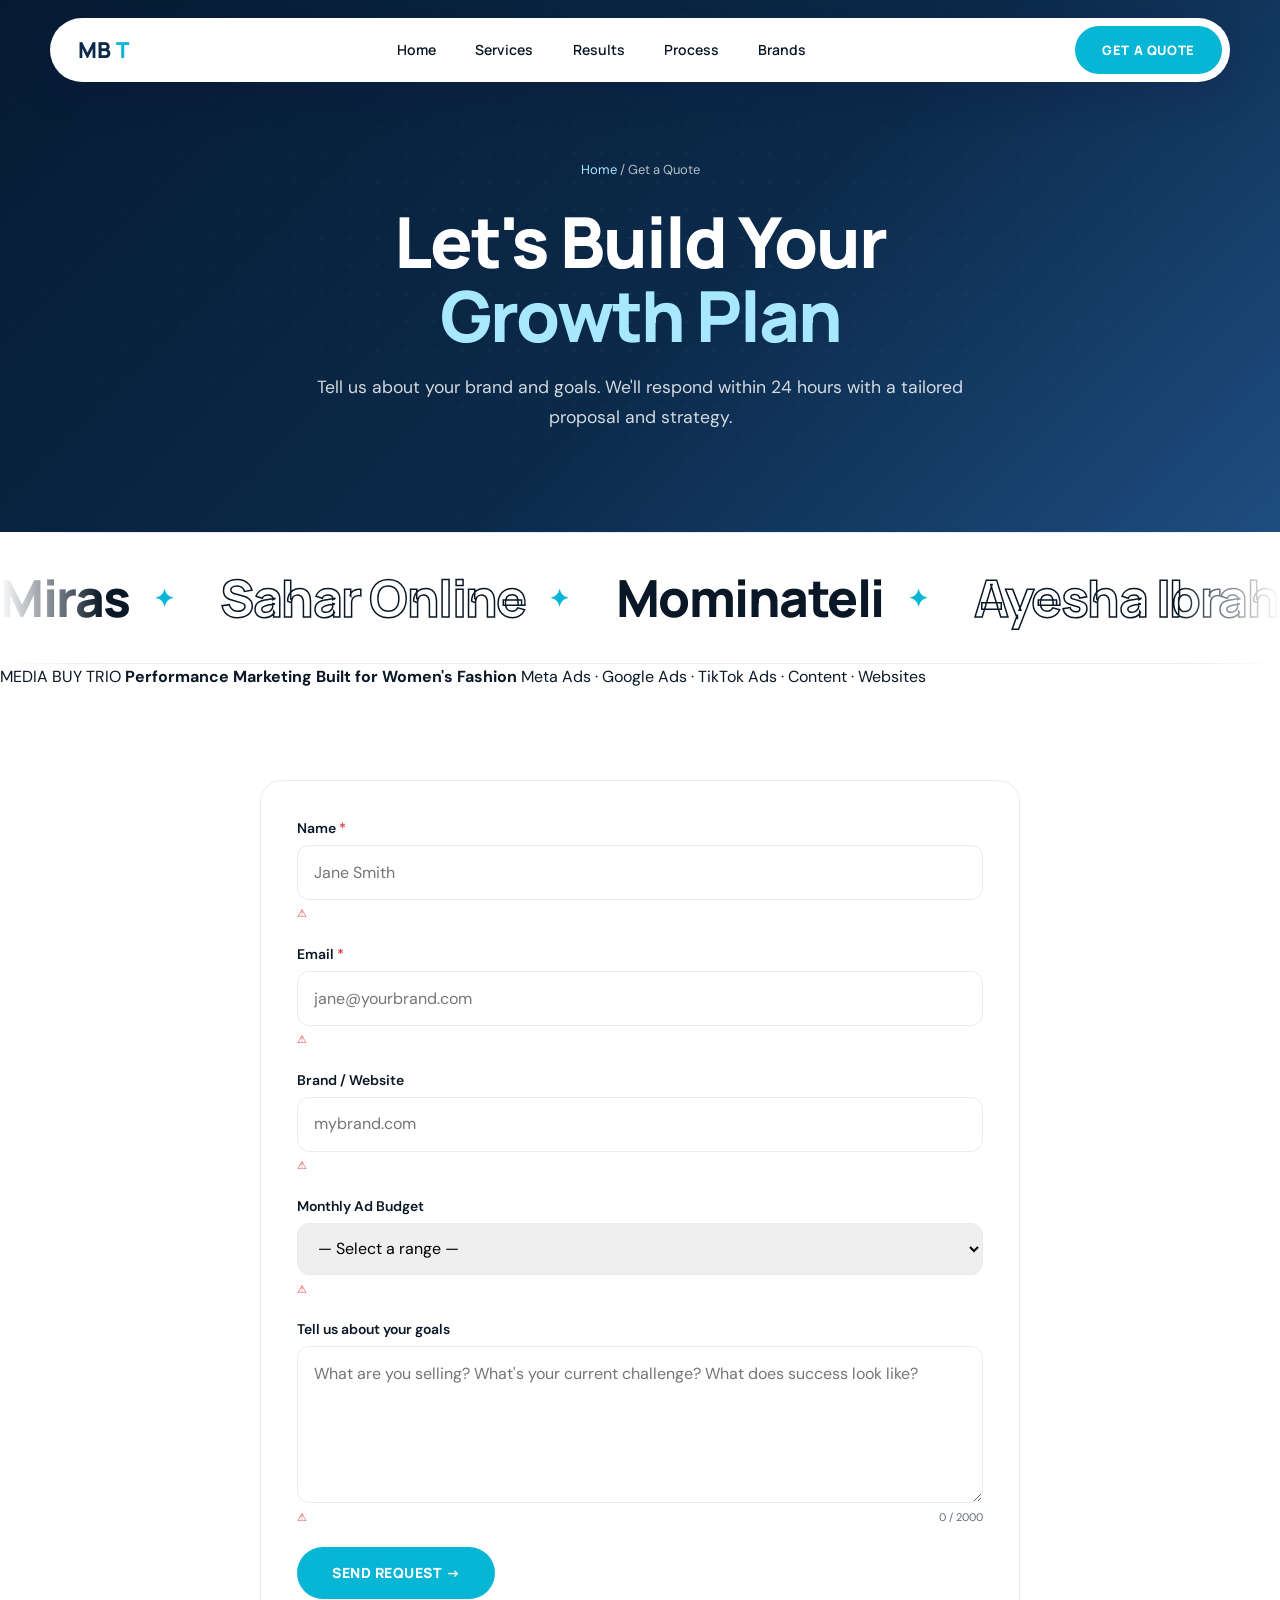
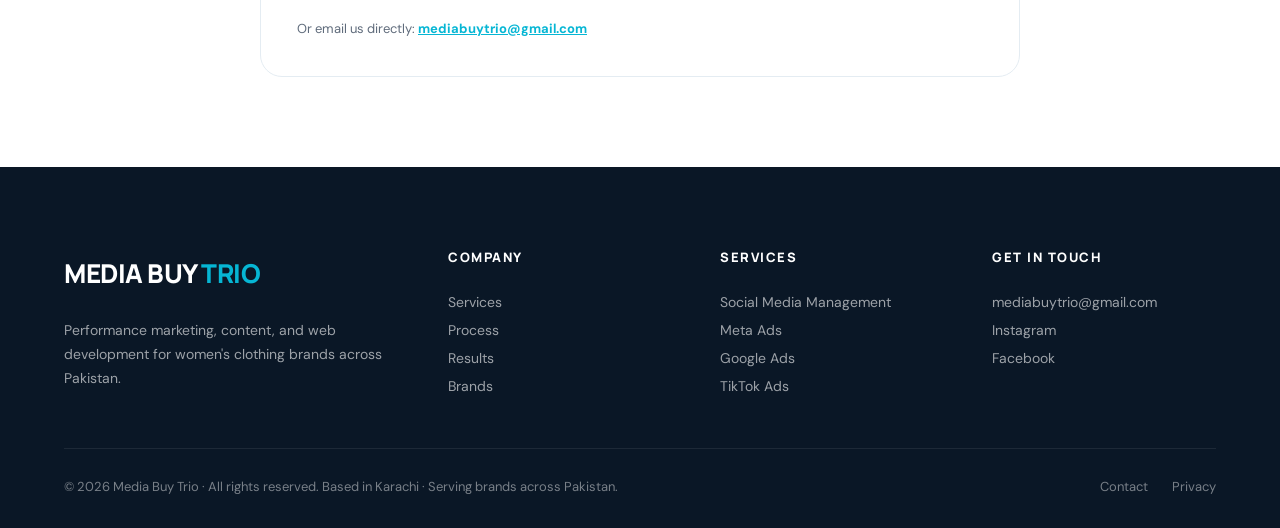
<file: quote.html>
<!doctype html>
<html lang="en">
<head>
<meta charset="utf-8">
<meta name="viewport" content="width=device-width,initial-scale=1">
<title>Get a Quote | Media Buy Trio</title>
<meta name="description" content="Tell us about your brand and goals. We'll respond within 24 hours.">
<link rel="preconnect" href="https://fonts.googleapis.com">
<link rel="preconnect" href="https://fonts.gstatic.com" crossorigin>
<link rel="stylesheet" href="https://fonts.googleapis.com/css2?family=Manrope:wght@400;500;600;700;800&family=DM+Sans:wght@300;400;500;600;700&display=swap">
<link rel="stylesheet" href="styles.css">

</head>
<body>
<nav class="main-nav">
  <div class="nav-inner">
    <a href="index.html" class="nav-logo">MB<span class="logo-accent">T</span></a>
    <ul class="nav-links"><li><a href="index.html">Home</a></li><li><a href="services.html">Services</a></li><li><a href="results.html">Results</a></li><li><a href="process.html">Process</a></li><li><a href="brands.html">Brands</a></li></ul>
    <a href="quote.html" class="nav-cta">Get a Quote</a>
    <button class="nav-hamburger" aria-label="Menu"><span></span><span></span><span></span></button>
  </div>
</nav>
<div class="mobile-menu"><a href="index.html">Home</a><a href="services.html">Services</a><a href="results.html">Results</a><a href="process.html">Process</a><a href="brands.html">Brands</a><a href="quote.html" class="mob-cta">Get a Quote</a></div>
<div class="page-body">

<div class="page-hero"><div class="page-hero-glow"></div><div class="page-hero-inner">
  <div class="page-breadcrumb"><a href="index.html">Home</a> / Get a Quote</div>
  <h1 class="page-title fade-up">Let's Build Your<br><span class="accent">Growth Plan</span></h1>
  <p class="page-desc fade-up">Tell us about your brand and goals. We'll respond within 24 hours with a tailored proposal and strategy.</p>
</div></div>
<div class="marquee"><div class="marquee-inner"><span class="marquee-item"><span class="">Miras</span><span class="sep">✦</span></span><span class="marquee-item"><span class="outline">Sahar Online</span><span class="sep">✦</span></span><span class="marquee-item"><span class="">Mominateli</span><span class="sep">✦</span></span><span class="marquee-item"><span class="outline">Ayesha Ibrahim</span><span class="sep">✦</span></span><span class="marquee-item"><span class="">Nimra Kashif</span><span class="sep">✦</span></span><span class="marquee-item"><span class="outline">Amna Arshad</span><span class="sep">✦</span></span><span class="marquee-item"><span class="">Wardha Saleem</span><span class="sep">✦</span></span><span class="marquee-item"><span class="outline">Ahmed Manan</span><span class="sep">✦</span></span><span class="marquee-item"><span class="">Shopatansa</span><span class="sep">✦</span></span><span class="marquee-item"><span class="outline">Urban Cut</span><span class="sep">✦</span></span><span class="marquee-item"><span class="">Miras</span><span class="sep">✦</span></span><span class="marquee-item"><span class="outline">Sahar Online</span><span class="sep">✦</span></span><span class="marquee-item"><span class="">Mominateli</span><span class="sep">✦</span></span><span class="marquee-item"><span class="outline">Ayesha Ibrahim</span><span class="sep">✦</span></span></div></div>

<section class="mbt-ran-banner" aria-label="Media Buy Trio banner">
  <div class="mbt-ran-banner-inner">
    <span class="mbt-ran-banner-label">MEDIA BUY TRIO</span>
    <strong>Performance Marketing Built for Women's Fashion</strong>
    <span class="mbt-ran-banner-text">Meta Ads · Google Ads · TikTok Ads · Content · Websites</span>
  </div>
</section>
<section class="section"><div class="section-inner" style="max-width:760px">
  <form class="quote-form fade-up" novalidate style="display:grid;gap:1.25rem;background:#fff;border:1px solid var(--line);border-radius:var(--radius-lg);padding:2.25rem">

    <!-- Honeypot: hidden from humans, bots will fill it -->
    <input name="website" type="text" style="display:none;visibility:hidden;position:absolute" tabindex="-1" autocomplete="off">

    <div class="field-wrap">
      <label for="f-name">Name <span style="color:#e53e3e">*</span></label>
      <input id="f-name" name="name" type="text" maxlength="100" autocomplete="name"
             placeholder="Jane Smith" class="name-input" required>
      <span class="field-error" id="err-name"></span>
    </div>

    <div class="field-wrap">
      <label for="f-email">Email <span style="color:#e53e3e">*</span></label>
      <input id="f-email" name="email" type="email" maxlength="254" autocomplete="email"
             placeholder="jane@yourbrand.com" required>
      <span class="field-error" id="err-email"></span>
    </div>

    <div class="field-wrap">
      <label for="f-brand">Brand / Website</label>
      <input id="f-brand" name="brand" type="text" maxlength="200"
             placeholder="mybrand.com">
      <span class="field-error" id="err-brand"></span>
    </div>

    <div class="field-wrap">
      <label for="f-budget">Monthly Ad Budget</label>
      <select id="f-budget" name="budget">
        <option value="">— Select a range —</option>
        <option>Under $5K</option>
        <option>$5K – $20K</option>
        <option>$20K – $50K</option>
        <option>$50K+</option>
      </select>
      <span class="field-error" id="err-budget"></span>
    </div>

    <div class="field-wrap">
      <label for="f-msg">Tell us about your goals</label>
      <textarea id="f-msg" name="msg" rows="5" maxlength="2000"
                placeholder="What are you selling? What's your current challenge? What does success look like?"></textarea>
      <div style="display:flex;justify-content:space-between;align-items:center">
        <span class="field-error" id="err-msg"></span>
        <span class="char-count" id="cnt-msg">0 / 2000</span>
      </div>
    </div>

    <button type="submit" class="btn-main" style="justify-self:start">Send Request →</button>
    <div style="font-size:13px;color:var(--muted)">Or email us directly: <a href="mailto:mediabuytrio@gmail.com" style="color:var(--orange);font-weight:700">mediabuytrio@gmail.com</a></div>
  </form>
</div></section>

</div>
<footer class="site-footer">
  <div class="footer-inner">
    <div class="footer-col footer-brand">
      <a href="index.html" class="nav-logo">MEDIA BUY <span class="logo-accent">TRIO</span></a>
      <p>Performance marketing, content, and web development for women's clothing brands across Pakistan.</p>
    </div>
    <div class="footer-col"><h4>Company</h4>
      <a href="services.html">Services</a><a href="process.html">Process</a><a href="results.html">Results</a><a href="brands.html">Brands</a>
    </div>
    <div class="footer-col"><h4>Services</h4>
      <a href="quote.html">Social Media Management</a><a href="quote.html">Meta Ads</a><a href="quote.html">Google Ads</a><a href="quote.html">TikTok Ads</a>
    </div>
    <div class="footer-col"><h4>Get in Touch</h4>
      <a href="mailto:mediabuytrio@gmail.com">mediabuytrio@gmail.com</a>
      <a href="https://www.instagram.com/mediabuytrio_" target="_blank" rel="noreferrer">Instagram</a>
      <a href="https://www.facebook.com/profile.php?id=61581174561886" target="_blank" rel="noreferrer">Facebook</a>
    </div>
  </div>
  <div class="footer-bottom">
    <div class="footer-copy">© 2026 Media Buy Trio · All rights reserved. Based in Karachi · Serving brands across Pakistan.</div>
    <div class="footer-bottom-links"><a href="quote.html">Contact</a><a href="#">Privacy</a></div>
  </div>
</footer>
<script src="script.js"></script>
</body>
</html>
</file>
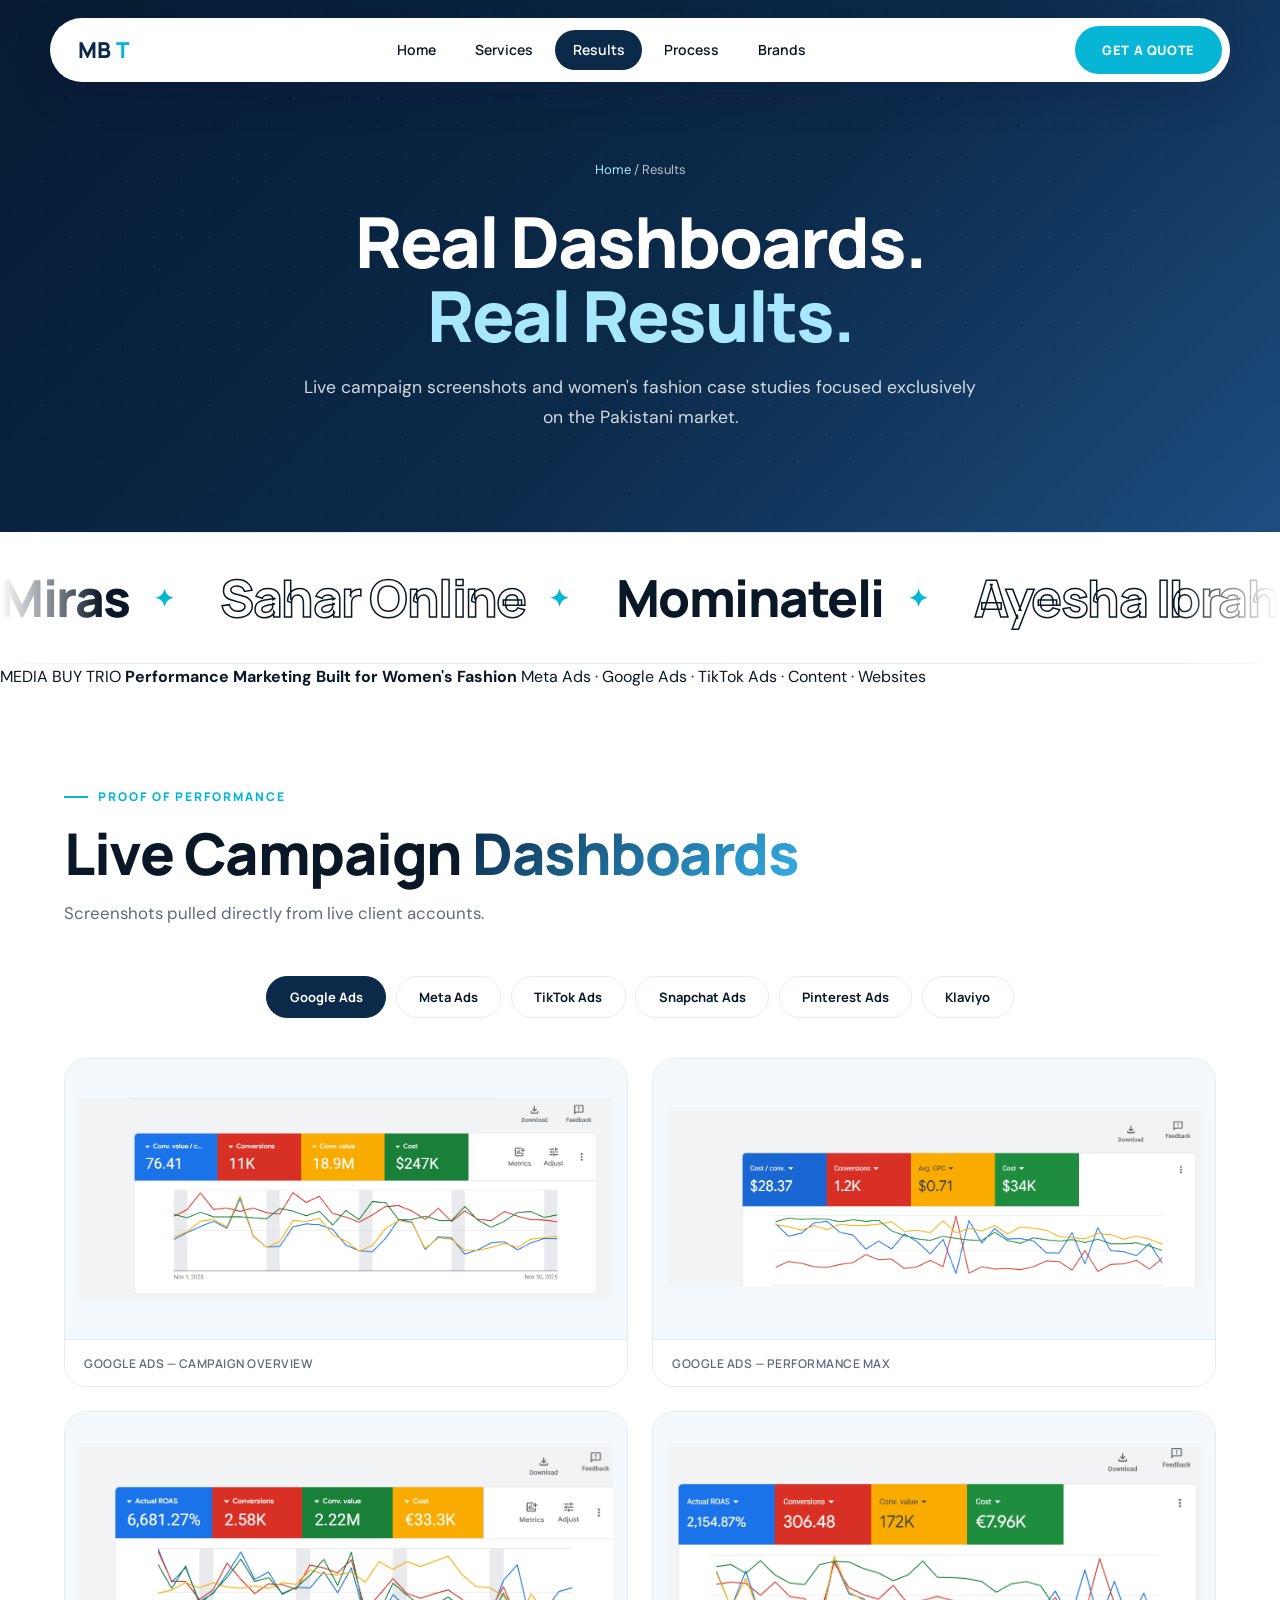
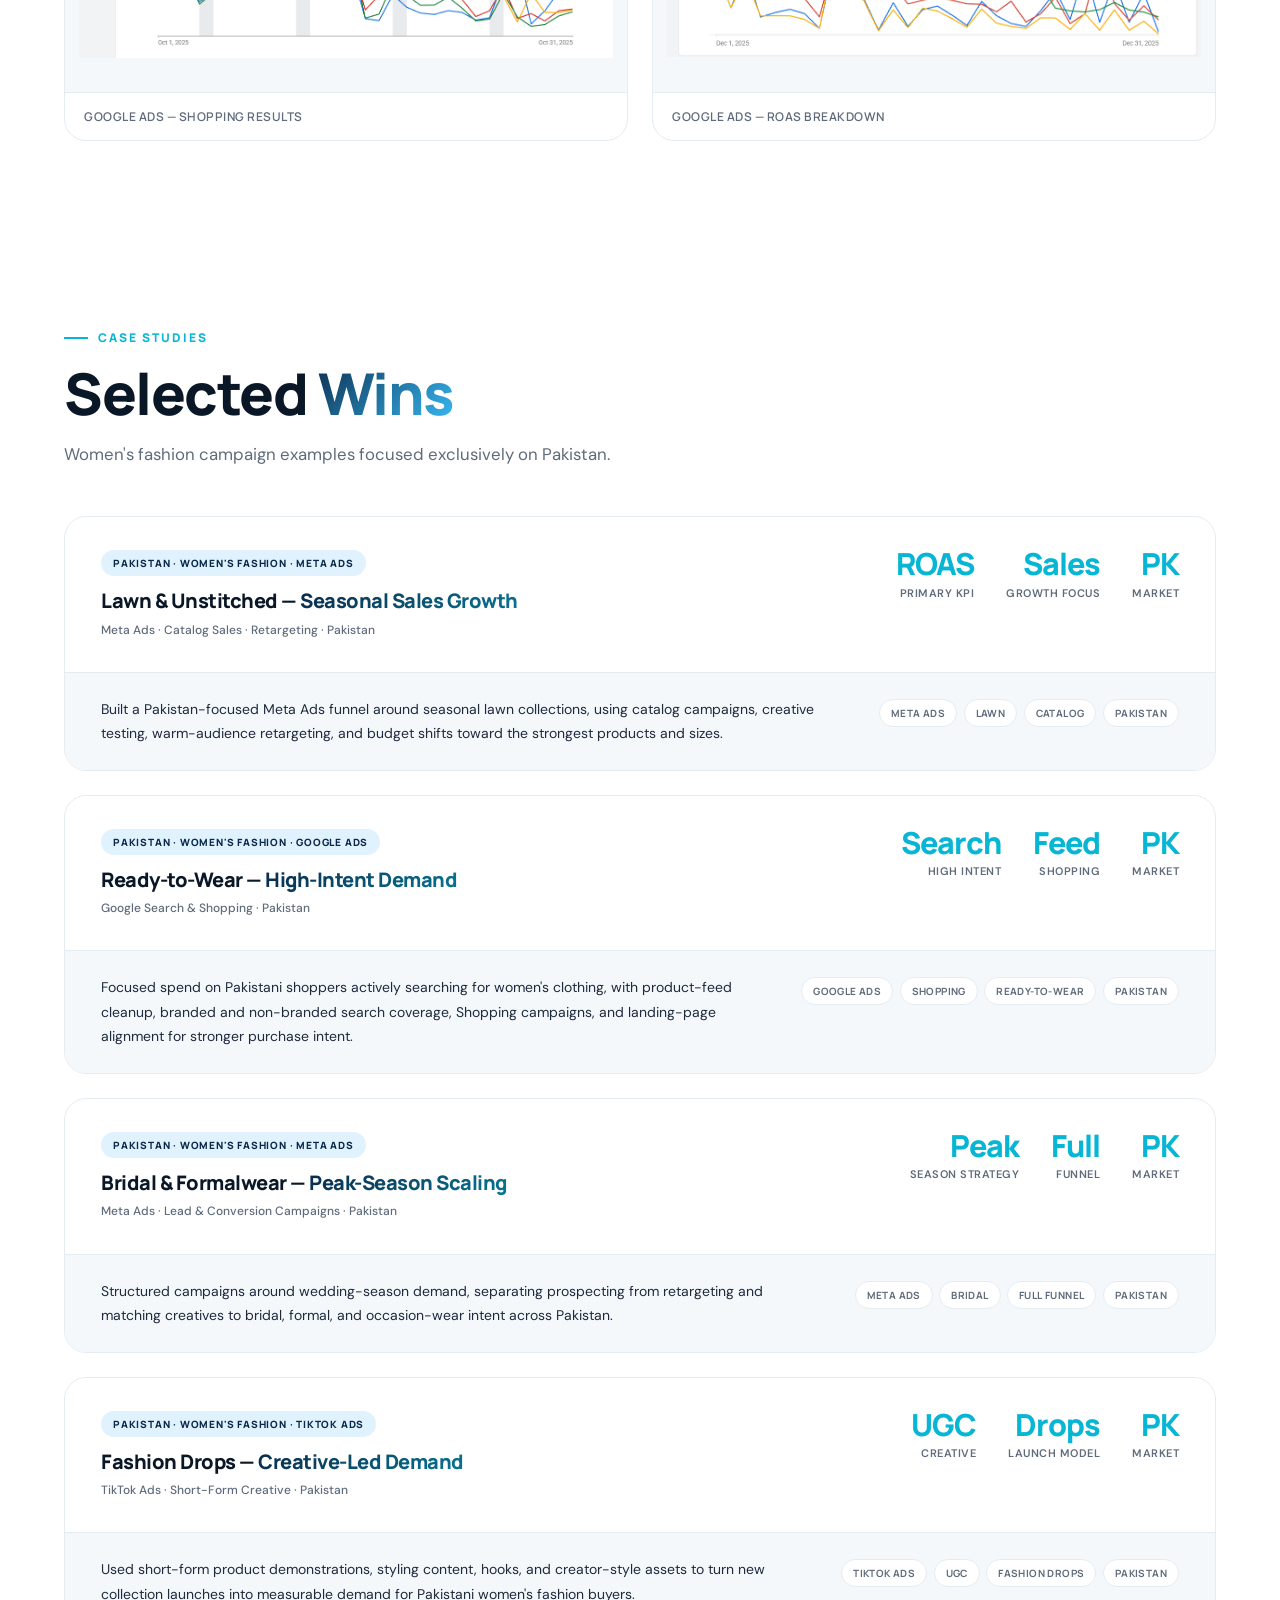
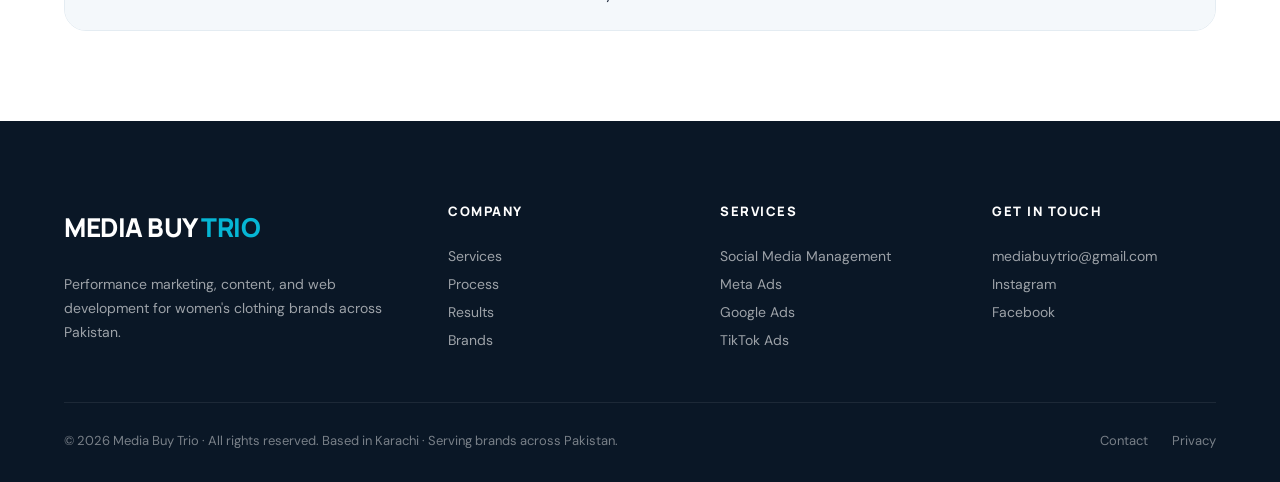
<file: results.html>
<!doctype html>
<html lang="en">
<head>
<meta charset="utf-8">
<meta name="viewport" content="width=device-width,initial-scale=1">
<title>Results | Media Buy Trio</title>
<meta name="description" content="Live dashboards and case studies. $50M+ revenue across Meta, Google, TikTok, Snapchat, Pinterest, Klaviyo.">
<link rel="preconnect" href="https://fonts.googleapis.com">
<link rel="preconnect" href="https://fonts.gstatic.com" crossorigin>
<link rel="stylesheet" href="https://fonts.googleapis.com/css2?family=Manrope:wght@400;500;600;700;800&family=DM+Sans:wght@300;400;500;600;700&display=swap">
<link rel="stylesheet" href="styles.css">

</head>
<body>
<nav class="main-nav">
  <div class="nav-inner">
    <a href="index.html" class="nav-logo">MB<span class="logo-accent">T</span></a>
    <ul class="nav-links"><li><a href="index.html">Home</a></li><li><a href="services.html">Services</a></li><li><a href="results.html" class="active">Results</a></li><li><a href="process.html">Process</a></li><li><a href="brands.html">Brands</a></li></ul>
    <a href="quote.html" class="nav-cta">Get a Quote</a>
    <button class="nav-hamburger" aria-label="Menu"><span></span><span></span><span></span></button>
  </div>
</nav>
<div class="mobile-menu"><a href="index.html">Home</a><a href="services.html">Services</a><a href="results.html">Results</a><a href="process.html">Process</a><a href="brands.html">Brands</a><a href="quote.html" class="mob-cta">Get a Quote</a></div>
<div class="page-body">

<div class="page-hero"><div class="page-hero-glow"></div><div class="page-hero-inner">
  <div class="page-breadcrumb"><a href="index.html">Home</a> / Results</div>
  <h1 class="page-title fade-up">Real Dashboards.<br><span class="accent">Real Results.</span></h1>
  <p class="page-desc fade-up">Live campaign screenshots and women's fashion case studies focused exclusively on the Pakistani market.</p>
</div></div>
<div class="marquee"><div class="marquee-inner"><span class="marquee-item"><span class="">Miras</span><span class="sep">✦</span></span><span class="marquee-item"><span class="outline">Sahar Online</span><span class="sep">✦</span></span><span class="marquee-item"><span class="">Mominateli</span><span class="sep">✦</span></span><span class="marquee-item"><span class="outline">Ayesha Ibrahim</span><span class="sep">✦</span></span><span class="marquee-item"><span class="">Nimra Kashif</span><span class="sep">✦</span></span><span class="marquee-item"><span class="outline">Amna Arshad</span><span class="sep">✦</span></span><span class="marquee-item"><span class="">Wardha Saleem</span><span class="sep">✦</span></span><span class="marquee-item"><span class="outline">Ahmed Manan</span><span class="sep">✦</span></span><span class="marquee-item"><span class="">Shopatansa</span><span class="sep">✦</span></span><span class="marquee-item"><span class="outline">Urban Cut</span><span class="sep">✦</span></span><span class="marquee-item"><span class="">Miras</span><span class="sep">✦</span></span><span class="marquee-item"><span class="outline">Sahar Online</span><span class="sep">✦</span></span><span class="marquee-item"><span class="">Mominateli</span><span class="sep">✦</span></span><span class="marquee-item"><span class="outline">Ayesha Ibrahim</span><span class="sep">✦</span></span></div></div>

<section class="mbt-ran-banner" aria-label="Media Buy Trio banner">
  <div class="mbt-ran-banner-inner">
    <span class="mbt-ran-banner-label">MEDIA BUY TRIO</span>
    <strong>Performance Marketing Built for Women's Fashion</strong>
    <span class="mbt-ran-banner-text">Meta Ads · Google Ads · TikTok Ads · Content · Websites</span>
  </div>
</section>
<section class="section"><div class="section-inner">
  <span class="section-tag fade-up">Proof of Performance</span>
  <h2 class="section-title fade-up">Live Campaign <span class="accent">Dashboards</span></h2>
  <p class="section-sub fade-up">Screenshots pulled directly from live client accounts.</p>
  <div class="plat-tabs fade-up"><button class="plat-tab active" data-tab="google">Google Ads</button><button class="plat-tab" data-tab="meta">Meta Ads</button><button class="plat-tab" data-tab="tiktok">TikTok Ads</button><button class="plat-tab" data-tab="snapchat">Snapchat Ads</button><button class="plat-tab" data-tab="pinterest">Pinterest Ads</button><button class="plat-tab" data-tab="klaviyo">Klaviyo</button></div>
  <div class="plat-panel" data-panel="google" style="display:grid"><div class="ss-card"><img src="images/5.png" alt="Google Ads — Campaign Overview"><div class="ss-label">Google Ads — Campaign Overview</div></div><div class="ss-card"><img src="images/6.png" alt="Google Ads — Performance Max"><div class="ss-label">Google Ads — Performance Max</div></div><div class="ss-card"><img src="images/7.png" alt="Google Ads — Shopping Results"><div class="ss-label">Google Ads — Shopping Results</div></div><div class="ss-card"><img src="images/8.png" alt="Google Ads — ROAS Breakdown"><div class="ss-label">Google Ads — ROAS Breakdown</div></div></div><div class="plat-panel" data-panel="meta" style="display:none"><div class="ss-card"><img src="images/9.png" alt="Meta Ads — Campaign Overview"><div class="ss-label">Meta Ads — Campaign Overview</div></div><div class="ss-card"><img src="images/10.png" alt="Meta Ads — Ad Set Performance"><div class="ss-label">Meta Ads — Ad Set Performance</div></div><div class="ss-card"><img src="images/11.png" alt="Meta Ads — Conversion Data"><div class="ss-label">Meta Ads — Conversion Data</div></div><div class="ss-card"><img src="images/12.png" alt="Meta Ads — ROAS Scaling"><div class="ss-label">Meta Ads — ROAS Scaling</div></div></div><div class="plat-panel" data-panel="tiktok" style="display:none"><div class="ss-card"><img src="images/13.png" alt="TikTok Ads — Campaign Data"><div class="ss-label">TikTok Ads — Campaign Data</div></div><div class="ss-card"><img src="images/14.png" alt="TikTok Ads — Creative Performance"><div class="ss-label">TikTok Ads — Creative Performance</div></div><div class="ss-card"><img src="images/15.png" alt="TikTok Ads — Audience Results"><div class="ss-label">TikTok Ads — Audience Results</div></div><div class="ss-card"><img src="images/16.png" alt="TikTok Ads — Spend & Revenue"><div class="ss-label">TikTok Ads — Spend & Revenue</div></div></div><div class="plat-panel" data-panel="snapchat" style="display:none"><div class="ss-card"><img src="images/17.png" alt="Snapchat Ads — Campaign Overview"><div class="ss-label">Snapchat Ads — Campaign Overview</div></div><div class="ss-card"><img src="images/18.png" alt="Snapchat Ads — Performance"><div class="ss-label">Snapchat Ads — Performance</div></div><div class="ss-card"><img src="images/19.png" alt="Snapchat Ads — Conversion Data"><div class="ss-label">Snapchat Ads — Conversion Data</div></div><div class="ss-card"><img src="images/20.png" alt="Snapchat Ads — ROAS"><div class="ss-label">Snapchat Ads — ROAS</div></div></div><div class="plat-panel" data-panel="pinterest" style="display:none"><div class="ss-card"><img src="images/21.png" alt="Pinterest Ads — Campaign Data"><div class="ss-label">Pinterest Ads — Campaign Data</div></div><div class="ss-card"><img src="images/22.png" alt="Pinterest Ads — Shopping Feed"><div class="ss-label">Pinterest Ads — Shopping Feed</div></div><div class="ss-card"><img src="images/23.png" alt="Pinterest Ads — Audience"><div class="ss-label">Pinterest Ads — Audience</div></div><div class="ss-card"><img src="images/24.png" alt="Pinterest Ads — Revenue"><div class="ss-label">Pinterest Ads — Revenue</div></div></div><div class="plat-panel" data-panel="klaviyo" style="display:none"><div class="ss-card"><img src="images/1.jpeg" alt="Klaviyo — Email Revenue"><div class="ss-label">Klaviyo — Email Revenue</div></div><div class="ss-card"><img src="images/2.jpeg" alt="Klaviyo — Flow Performance"><div class="ss-label">Klaviyo — Flow Performance</div></div><div class="ss-card"><img src="images/3.jpeg" alt="Klaviyo — Campaign Stats"><div class="ss-label">Klaviyo — Campaign Stats</div></div><div class="ss-card"><img src="images/4.jpeg" alt="Klaviyo — List Growth"><div class="ss-label">Klaviyo — List Growth</div></div></div>
</div></section>
<section class="section" style="background:var(--bg2)"><div class="section-inner">
  <span class="section-tag fade-up">Case Studies</span>
  <h2 class="section-title fade-up">Selected <span class="accent">Wins</span></h2>
  <p class="section-sub fade-up">Women's fashion campaign examples focused exclusively on Pakistan.</p>
  <div class="case-grid">
  <div class="case-card fade-up"><div class="case-top"><div class="case-headline">
    <div class="case-niche">Pakistan · Women's Fashion · Meta Ads</div>
    <div class="case-title">Lawn &amp; Unstitched — <span class="accent">Seasonal Sales Growth</span></div>
    <div class="case-channel">Meta Ads · Catalog Sales · Retargeting · Pakistan</div>
  </div><div class="case-metrics">
    <div class="cm"><div class="cm-val">ROAS</div><div class="cm-label">Primary KPI</div></div>
    <div class="cm"><div class="cm-val">Sales</div><div class="cm-label">Growth Focus</div></div>
    <div class="cm"><div class="cm-val">PK</div><div class="cm-label">Market</div></div>
  </div></div><div class="case-body"><div class="case-desc">Built a Pakistan-focused Meta Ads funnel around seasonal lawn collections, using catalog campaigns, creative testing, warm-audience retargeting, and budget shifts toward the strongest products and sizes.</div><div class="case-tags"><span class="ctag">Meta Ads</span><span class="ctag">Lawn</span><span class="ctag">Catalog</span><span class="ctag">Pakistan</span></div></div></div>

  <div class="case-card fade-up"><div class="case-top"><div class="case-headline">
    <div class="case-niche">Pakistan · Women's Fashion · Google Ads</div>
    <div class="case-title">Ready-to-Wear — <span class="accent">High-Intent Demand</span></div>
    <div class="case-channel">Google Search &amp; Shopping · Pakistan</div>
  </div><div class="case-metrics">
    <div class="cm"><div class="cm-val">Search</div><div class="cm-label">High Intent</div></div>
    <div class="cm"><div class="cm-val">Feed</div><div class="cm-label">Shopping</div></div>
    <div class="cm"><div class="cm-val">PK</div><div class="cm-label">Market</div></div>
  </div></div><div class="case-body"><div class="case-desc">Focused spend on Pakistani shoppers actively searching for women's clothing, with product-feed cleanup, branded and non-branded search coverage, Shopping campaigns, and landing-page alignment for stronger purchase intent.</div><div class="case-tags"><span class="ctag">Google Ads</span><span class="ctag">Shopping</span><span class="ctag">Ready-to-Wear</span><span class="ctag">Pakistan</span></div></div></div>

  <div class="case-card fade-up"><div class="case-top"><div class="case-headline">
    <div class="case-niche">Pakistan · Women's Fashion · Meta Ads</div>
    <div class="case-title">Bridal &amp; Formalwear — <span class="accent">Peak-Season Scaling</span></div>
    <div class="case-channel">Meta Ads · Lead &amp; Conversion Campaigns · Pakistan</div>
  </div><div class="case-metrics">
    <div class="cm"><div class="cm-val">Peak</div><div class="cm-label">Season Strategy</div></div>
    <div class="cm"><div class="cm-val">Full</div><div class="cm-label">Funnel</div></div>
    <div class="cm"><div class="cm-val">PK</div><div class="cm-label">Market</div></div>
  </div></div><div class="case-body"><div class="case-desc">Structured campaigns around wedding-season demand, separating prospecting from retargeting and matching creatives to bridal, formal, and occasion-wear intent across Pakistan.</div><div class="case-tags"><span class="ctag">Meta Ads</span><span class="ctag">Bridal</span><span class="ctag">Full Funnel</span><span class="ctag">Pakistan</span></div></div></div>

  <div class="case-card fade-up"><div class="case-top"><div class="case-headline">
    <div class="case-niche">Pakistan · Women's Fashion · TikTok Ads</div>
    <div class="case-title">Fashion Drops — <span class="accent">Creative-Led Demand</span></div>
    <div class="case-channel">TikTok Ads · Short-Form Creative · Pakistan</div>
  </div><div class="case-metrics">
    <div class="cm"><div class="cm-val">UGC</div><div class="cm-label">Creative</div></div>
    <div class="cm"><div class="cm-val">Drops</div><div class="cm-label">Launch Model</div></div>
    <div class="cm"><div class="cm-val">PK</div><div class="cm-label">Market</div></div>
  </div></div><div class="case-body"><div class="case-desc">Used short-form product demonstrations, styling content, hooks, and creator-style assets to turn new collection launches into measurable demand for Pakistani women's fashion buyers.</div><div class="case-tags"><span class="ctag">TikTok Ads</span><span class="ctag">UGC</span><span class="ctag">Fashion Drops</span><span class="ctag">Pakistan</span></div></div></div>
</div>
</div></section>

</div>
<footer class="site-footer">
  <div class="footer-inner">
    <div class="footer-col footer-brand">
      <a href="index.html" class="nav-logo">MEDIA BUY <span class="logo-accent">TRIO</span></a>
      <p>Performance marketing, content, and web development for women's clothing brands across Pakistan.</p>
    </div>
    <div class="footer-col"><h4>Company</h4>
      <a href="services.html">Services</a><a href="process.html">Process</a><a href="results.html">Results</a><a href="brands.html">Brands</a>
    </div>
    <div class="footer-col"><h4>Services</h4>
      <a href="quote.html">Social Media Management</a><a href="quote.html">Meta Ads</a><a href="quote.html">Google Ads</a><a href="quote.html">TikTok Ads</a>
    </div>
    <div class="footer-col"><h4>Get in Touch</h4>
      <a href="mailto:mediabuytrio@gmail.com">mediabuytrio@gmail.com</a>
      <a href="https://www.instagram.com/mediabuytrio_" target="_blank" rel="noreferrer">Instagram</a>
      <a href="https://www.facebook.com/profile.php?id=61581174561886" target="_blank" rel="noreferrer">Facebook</a>
    </div>
  </div>
  <div class="footer-bottom">
    <div class="footer-copy">© 2026 Media Buy Trio · All rights reserved. Based in Karachi · Serving brands across Pakistan.</div>
    <div class="footer-bottom-links"><a href="quote.html">Contact</a><a href="#">Privacy</a></div>
  </div>
</footer>
<script src="script.js"></script>
</body>
</html>
</file>
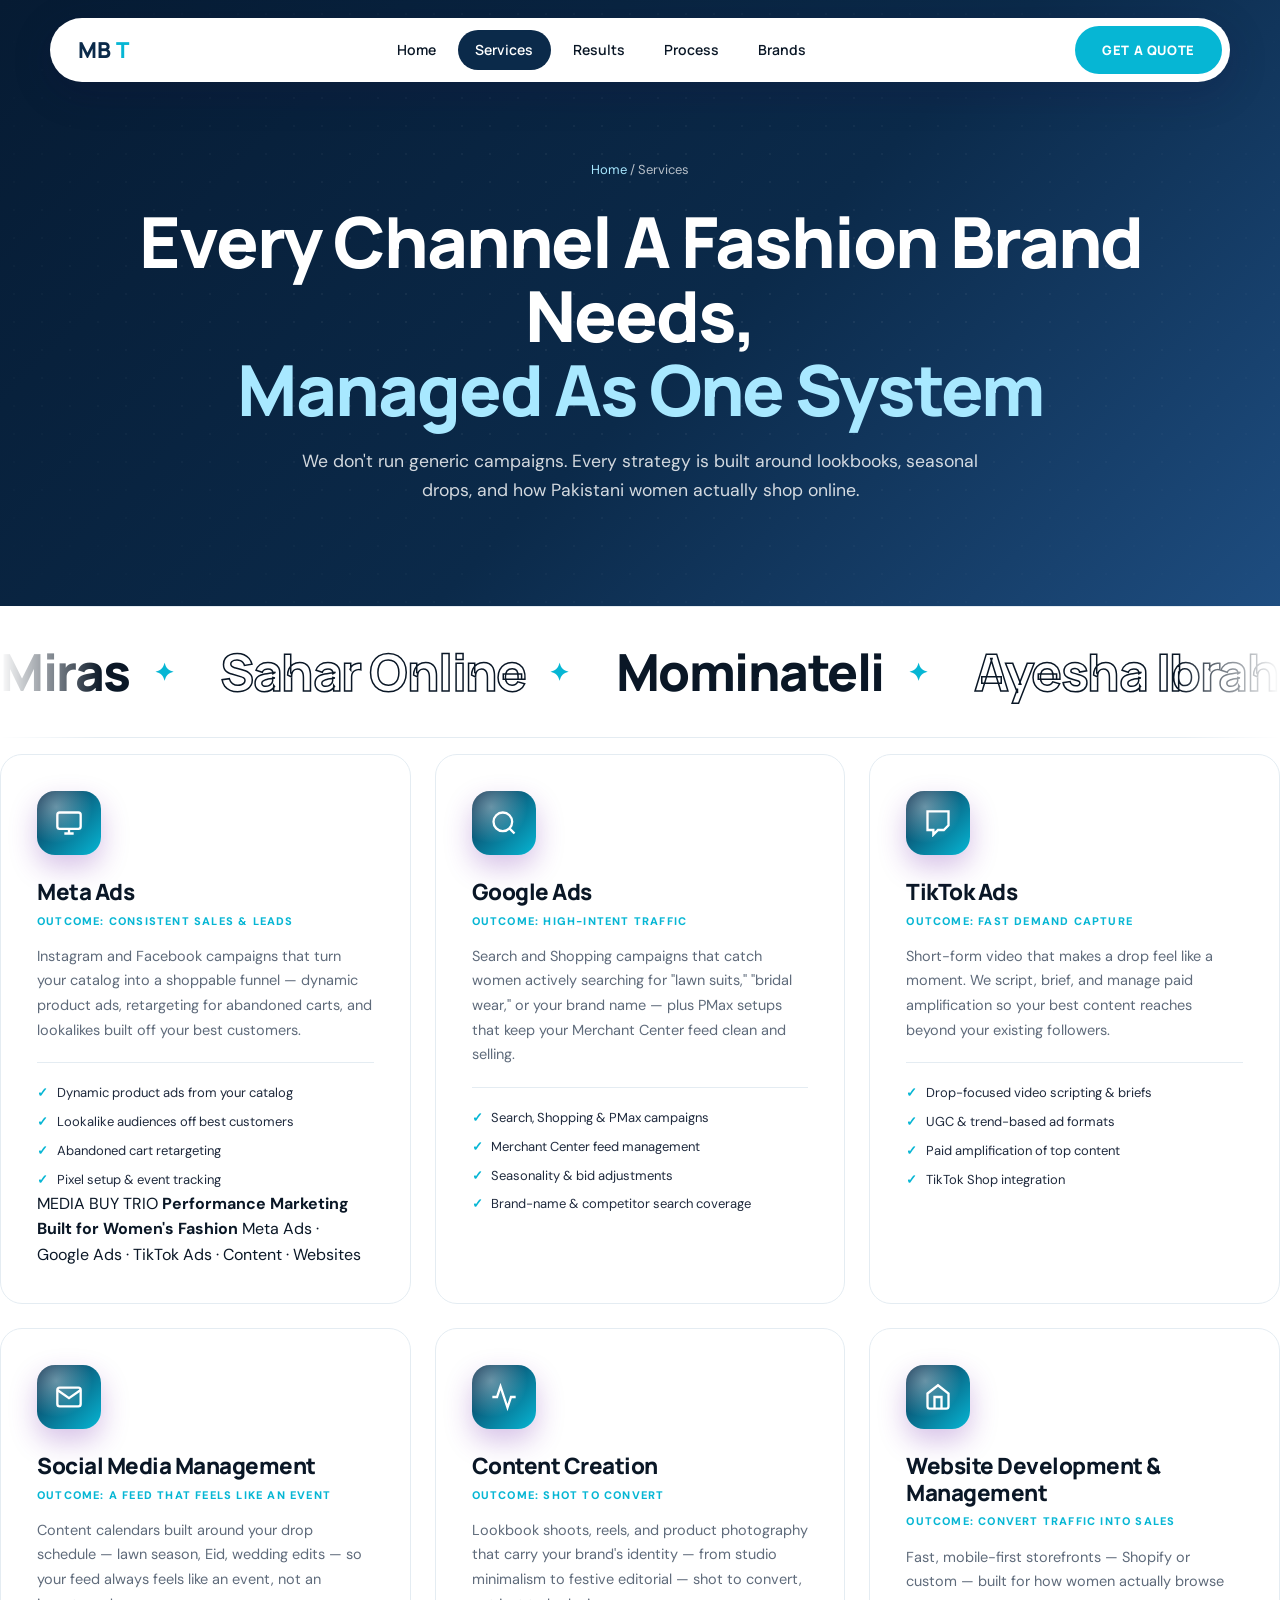
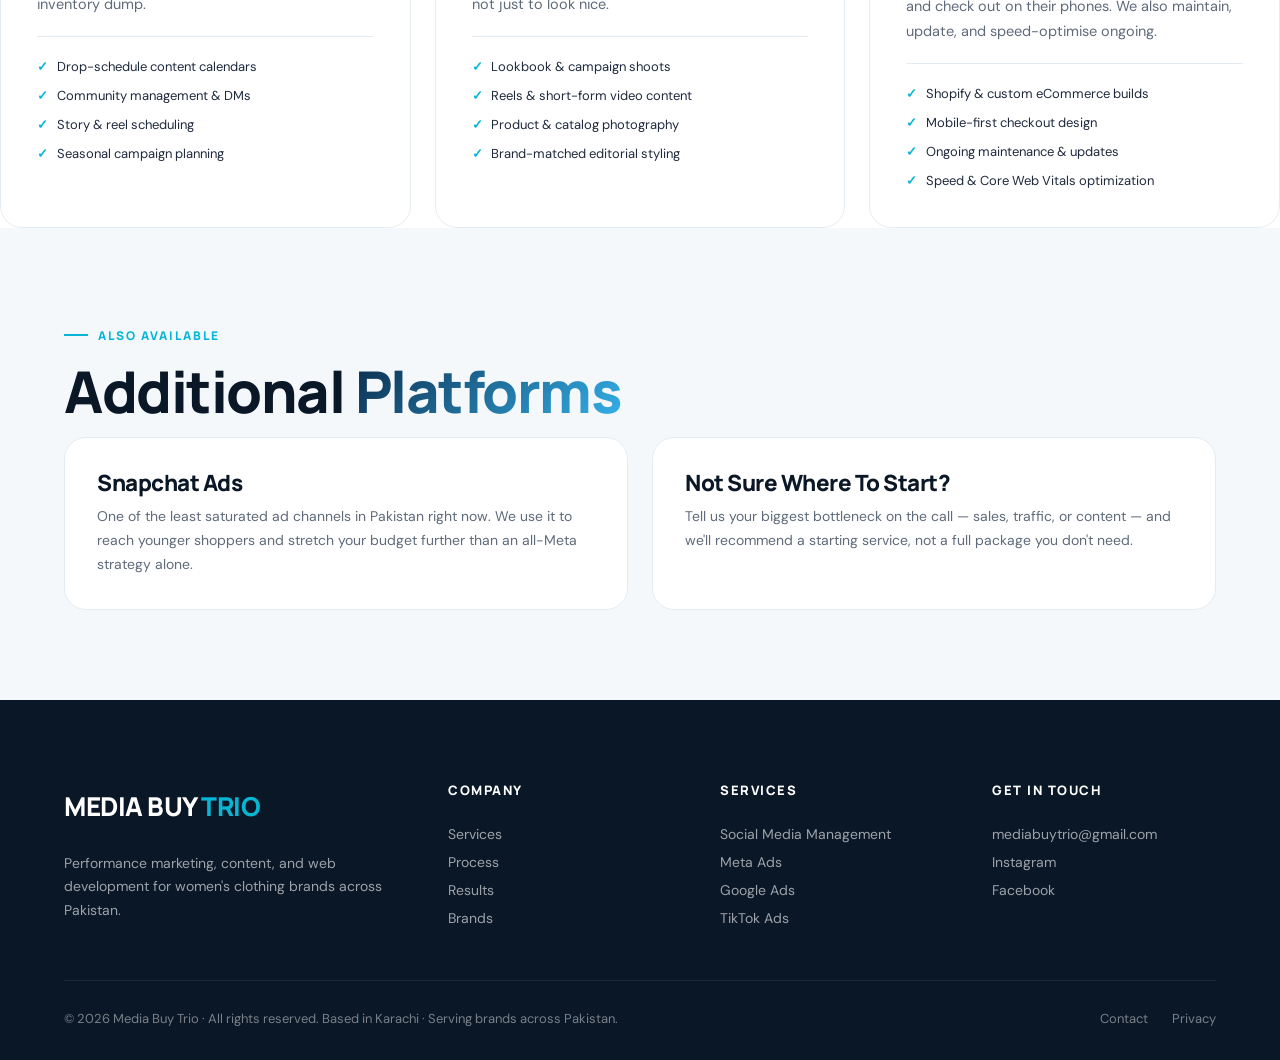
<file: services.html>
<!doctype html>
<html lang="en">
<head>
<meta charset="utf-8">
<meta name="viewport" content="width=device-width,initial-scale=1">
<title>Services | Media Buy Trio</title>
<meta name="description" content="Full-funnel services for women's fashion brands: Social Media Management, Meta Ads, Google Ads, TikTok Ads, Snapchat Ads, Website Development, Content Creation.">
<link rel="preconnect" href="https://fonts.googleapis.com">
<link rel="preconnect" href="https://fonts.gstatic.com" crossorigin>
<link rel="stylesheet" href="https://fonts.googleapis.com/css2?family=Manrope:wght@400;500;600;700;800&family=DM+Sans:wght@300;400;500;600;700&display=swap">
<link rel="stylesheet" href="styles.css">

</head>
<body>
<nav class="main-nav">
  <div class="nav-inner">
    <a href="index.html" class="nav-logo">MB<span class="logo-accent">T</span></a>
    <ul class="nav-links"><li><a href="index.html">Home</a></li><li><a href="services.html" class="active">Services</a></li><li><a href="results.html">Results</a></li><li><a href="process.html">Process</a></li><li><a href="brands.html">Brands</a></li></ul>
    <a href="quote.html" class="nav-cta">Get a Quote</a>
    <button class="nav-hamburger" aria-label="Menu"><span></span><span></span><span></span></button>
  </div>
</nav>
<div class="mobile-menu"><a href="index.html">Home</a><a href="services.html">Services</a><a href="results.html">Results</a><a href="process.html">Process</a><a href="brands.html">Brands</a><a href="quote.html" class="mob-cta">Get a Quote</a></div>
<div class="page-body">

<div class="page-hero">
  <div class="page-hero-glow"></div>
  <div class="page-hero-inner">
    <div class="page-breadcrumb"><a href="index.html">Home</a> / Services</div>
    <h1 class="page-title fade-up">Every Channel A Fashion Brand Needs,<br><span class="accent">Managed As One System</span></h1>
    <p class="page-desc fade-up">We don't run generic campaigns. Every strategy is built around lookbooks, seasonal drops, and how Pakistani women actually shop online.</p>
  </div>
</div>
<div class="marquee"><div class="marquee-inner"><span class="marquee-item"><span class="">Miras</span><span class="sep">✦</span></span><span class="marquee-item"><span class="outline">Sahar Online</span><span class="sep">✦</span></span><span class="marquee-item"><span class="">Mominateli</span><span class="sep">✦</span></span><span class="marquee-item"><span class="outline">Ayesha Ibrahim</span><span class="sep">✦</span></span><span class="marquee-item"><span class="">Nimra Kashif</span><span class="sep">✦</span></span><span class="marquee-item"><span class="outline">Amna Arshad</span><span class="sep">✦</span></span><span class="marquee-item"><span class="">Wardha Saleem</span><span class="sep">✦</span></span><span class="marquee-item"><span class="outline">Ahmed Manan</span><span class="sep">✦</span></span><span class="marquee-item"><span class="">Shopatansa</span><span class="sep">✦</span></span><span class="marquee-item"><span class="outline">Urban Cut</span><span class="sep">✦</span></span><span class="marquee-item"><span class="">Miras</span><span class="sep">✦</span></span><span class="marquee-item"><span class="outline">Sahar Online</span><span class="sep">✦</span></span><span class="marquee-item"><span class="">Mominateli</span><span class="sep">✦</span></span><span class="marquee-item"><span class="outline">Ayesha Ibrahim</span><span class="sep">✦</span></span></div></div>


<section style="background:var(--bg2)"><div class="services-grid"><div class="svc-card fade-up"><div class="svc-icon"><svg viewBox="0 0 24 24" fill="none" stroke="currentColor" stroke-width="2"><rect x="2" y="3" width="20" height="14" rx="2"/><path d="M8 21h8M12 17v4"/></svg></div><div class="svc-title">Meta Ads</div><div class="svc-outcome">Outcome: Consistent Sales & Leads</div><div class="svc-desc">Instagram and Facebook campaigns that turn your catalog into a shoppable funnel — dynamic product ads, retargeting for abandoned carts, and lookalikes built off your best customers.</div><div class="svc-features"><div class="svc-feature">Dynamic product ads from your catalog</div><div class="svc-feature">Lookalike audiences off best customers</div><div class="svc-feature">Abandoned cart retargeting</div><div class="svc-feature">Pixel setup & event tracking</div></div>
<section class="mbt-ran-banner" aria-label="Media Buy Trio banner">
  <div class="mbt-ran-banner-inner">
    <span class="mbt-ran-banner-label">MEDIA BUY TRIO</span>
    <strong>Performance Marketing Built for Women's Fashion</strong>
    <span class="mbt-ran-banner-text">Meta Ads · Google Ads · TikTok Ads · Content · Websites</span>
  </div>
</section></div><div class="svc-card fade-up"><div class="svc-icon"><svg viewBox="0 0 24 24" fill="none" stroke="currentColor" stroke-width="2"><circle cx="11" cy="11" r="8"/><path d="m21 21-4.35-4.35"/></svg></div><div class="svc-title">Google Ads</div><div class="svc-outcome">Outcome: High-Intent Traffic</div><div class="svc-desc">Search and Shopping campaigns that catch women actively searching for "lawn suits," "bridal wear," or your brand name — plus PMax setups that keep your Merchant Center feed clean and selling.</div><div class="svc-features"><div class="svc-feature">Search, Shopping & PMax campaigns</div><div class="svc-feature">Merchant Center feed management</div><div class="svc-feature">Seasonality & bid adjustments</div><div class="svc-feature">Brand-name & competitor search coverage</div></div></div><div class="svc-card fade-up"><div class="svc-icon"><svg viewBox="0 0 24 24" fill="none" stroke="currentColor" stroke-width="2"><path d="M21 2H3v16h5v4l4-4h5l4-4V2z"/></svg></div><div class="svc-title">TikTok Ads</div><div class="svc-outcome">Outcome: Fast Demand Capture</div><div class="svc-desc">Short-form video that makes a drop feel like a moment. We script, brief, and manage paid amplification so your best content reaches beyond your existing followers.</div><div class="svc-features"><div class="svc-feature">Drop-focused video scripting & briefs</div><div class="svc-feature">UGC & trend-based ad formats</div><div class="svc-feature">Paid amplification of top content</div><div class="svc-feature">TikTok Shop integration</div></div></div><div class="svc-card fade-up"><div class="svc-icon"><svg viewBox="0 0 24 24" fill="none" stroke="currentColor" stroke-width="2"><path d="M4 4h16c1.1 0 2 .9 2 2v12c0 1.1-.9 2-2 2H4c-1.1 0-2-.9-2-2V6c0-1.1.9-2 2-2z"/><polyline points="22,6 12,13 2,6"/></svg></div><div class="svc-title">Social Media Management</div><div class="svc-outcome">Outcome: A Feed That Feels Like An Event</div><div class="svc-desc">Content calendars built around your drop schedule — lawn season, Eid, wedding edits — so your feed always feels like an event, not an inventory dump.</div><div class="svc-features"><div class="svc-feature">Drop-schedule content calendars</div><div class="svc-feature">Community management & DMs</div><div class="svc-feature">Story & reel scheduling</div><div class="svc-feature">Seasonal campaign planning</div></div></div><div class="svc-card fade-up"><div class="svc-icon"><svg viewBox="0 0 24 24" fill="none" stroke="currentColor" stroke-width="2"><polyline points="22 12 18 12 15 21 9 3 6 12 2 12"/></svg></div><div class="svc-title">Content Creation</div><div class="svc-outcome">Outcome: Shot To Convert</div><div class="svc-desc">Lookbook shoots, reels, and product photography that carry your brand's identity — from studio minimalism to festive editorial — shot to convert, not just to look nice.</div><div class="svc-features"><div class="svc-feature">Lookbook & campaign shoots</div><div class="svc-feature">Reels & short-form video content</div><div class="svc-feature">Product & catalog photography</div><div class="svc-feature">Brand-matched editorial styling</div></div></div><div class="svc-card fade-up"><div class="svc-icon"><svg viewBox="0 0 24 24" fill="none" stroke="currentColor" stroke-width="2"><path d="M3 9l9-7 9 7v11a2 2 0 0 1-2 2H5a2 2 0 0 1-2-2z"/><polyline points="9 22 9 12 15 12 15 22"/></svg></div><div class="svc-title">Website Development & Management</div><div class="svc-outcome">Outcome: Convert Traffic into Sales</div><div class="svc-desc">Fast, mobile-first storefronts — Shopify or custom — built for how women actually browse and check out on their phones. We also maintain, update, and speed-optimise ongoing.</div><div class="svc-features"><div class="svc-feature">Shopify & custom eCommerce builds</div><div class="svc-feature">Mobile-first checkout design</div><div class="svc-feature">Ongoing maintenance & updates</div><div class="svc-feature">Speed & Core Web Vitals optimization</div></div></div></div></section>
<div class="svc-extra"><div class="section-inner">
  <span class="section-tag fade-up">Also Available</span>
  <h2 class="section-title fade-up">Additional <span class="accent">Platforms</span></h2>
  <div class="svc-extra-grid">
    <div class="svc-extra-card fade-up"><div class="svc-title">Snapchat Ads</div><div class="svc-extra-desc">One of the least saturated ad channels in Pakistan right now. We use it to reach younger shoppers and stretch your budget further than an all-Meta strategy alone.</div></div>
    <div class="svc-extra-card fade-up"><div class="svc-title">Not Sure Where To Start?</div><div class="svc-extra-desc">Tell us your biggest bottleneck on the call — sales, traffic, or content — and we'll recommend a starting service, not a full package you don't need.</div></div>
  </div>
</div></div>

</div>
<footer class="site-footer">
  <div class="footer-inner">
    <div class="footer-col footer-brand">
      <a href="index.html" class="nav-logo">MEDIA BUY <span class="logo-accent">TRIO</span></a>
      <p>Performance marketing, content, and web development for women's clothing brands across Pakistan.</p>
    </div>
    <div class="footer-col"><h4>Company</h4>
      <a href="services.html">Services</a><a href="process.html">Process</a><a href="results.html">Results</a><a href="brands.html">Brands</a>
    </div>
    <div class="footer-col"><h4>Services</h4>
      <a href="quote.html">Social Media Management</a><a href="quote.html">Meta Ads</a><a href="quote.html">Google Ads</a><a href="quote.html">TikTok Ads</a>
    </div>
    <div class="footer-col"><h4>Get in Touch</h4>
      <a href="mailto:mediabuytrio@gmail.com">mediabuytrio@gmail.com</a>
      <a href="https://www.instagram.com/mediabuytrio_" target="_blank" rel="noreferrer">Instagram</a>
      <a href="https://www.facebook.com/profile.php?id=61581174561886" target="_blank" rel="noreferrer">Facebook</a>
    </div>
  </div>
  <div class="footer-bottom">
    <div class="footer-copy">© 2026 Media Buy Trio · All rights reserved. Based in Karachi · Serving brands across Pakistan.</div>
    <div class="footer-bottom-links"><a href="quote.html">Contact</a><a href="#">Privacy</a></div>
  </div>
</footer>
<script src="script.js"></script>
</body>
</html>
</file>
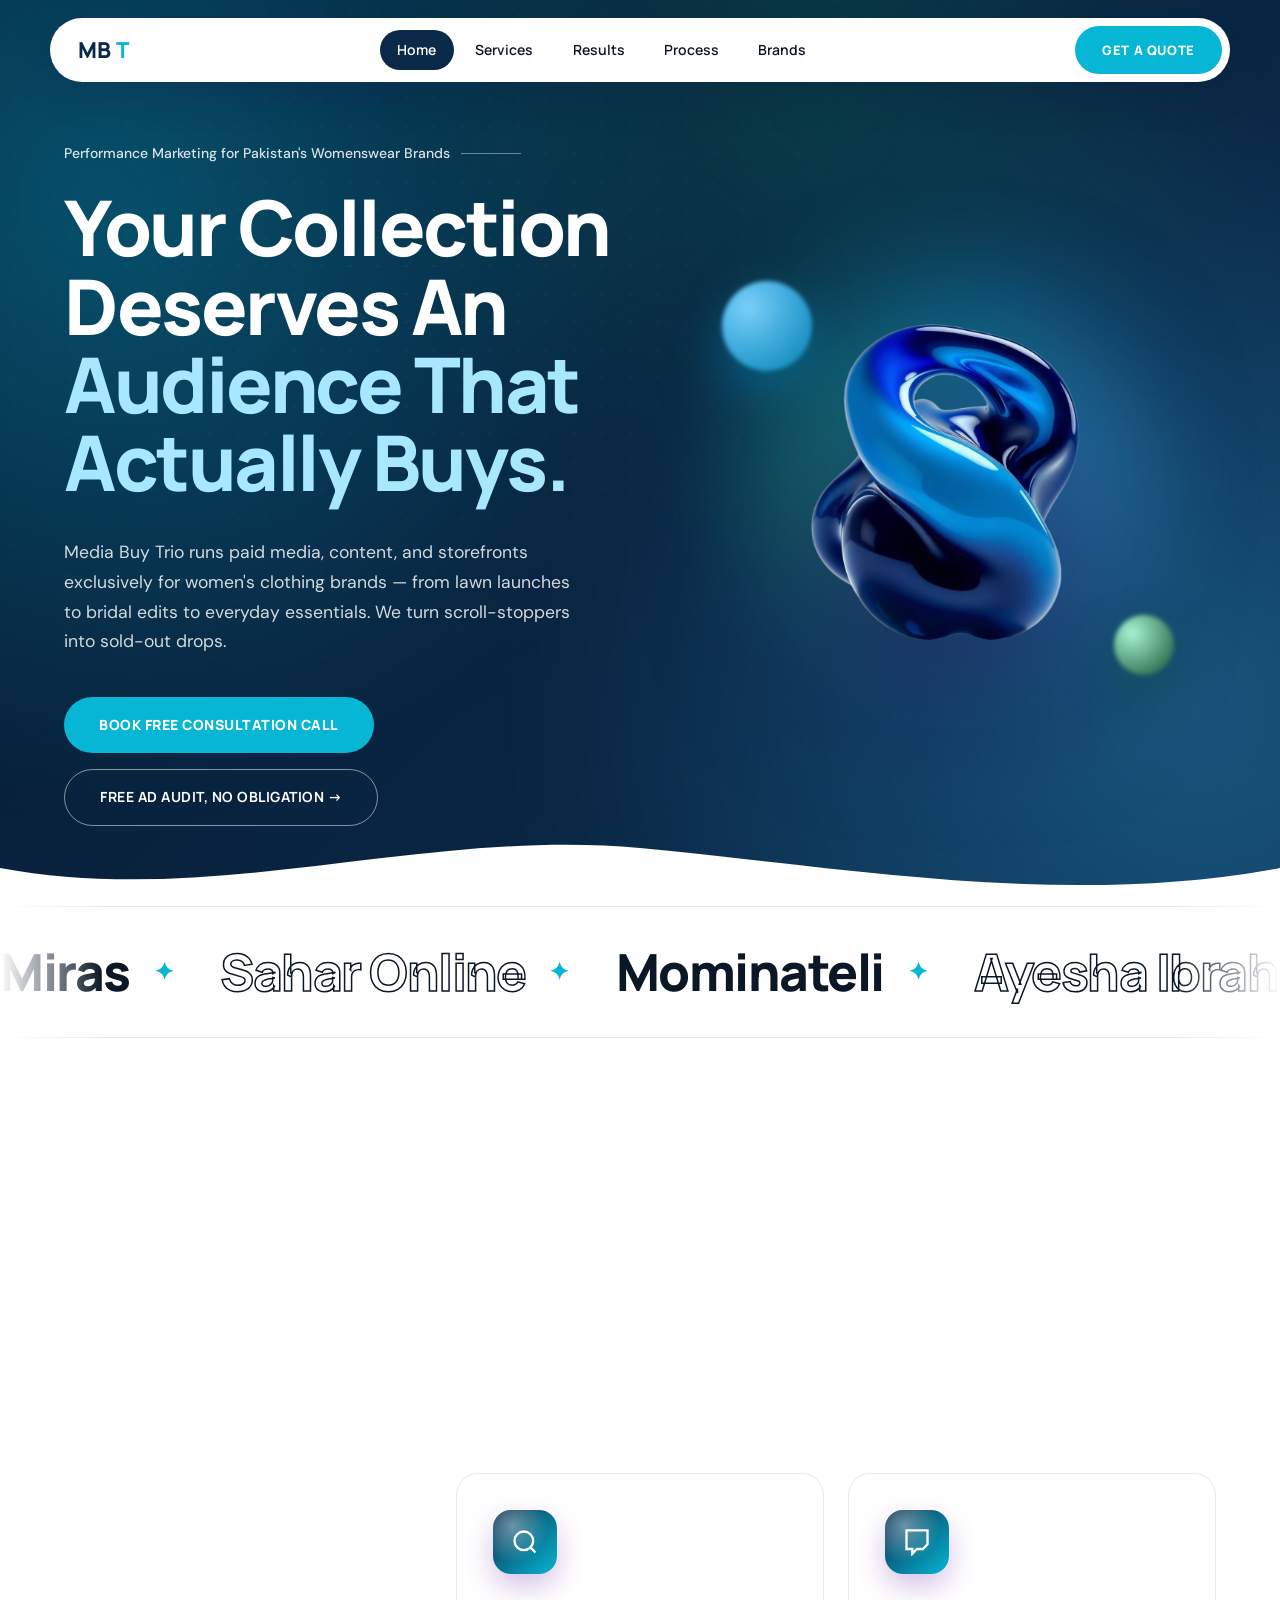
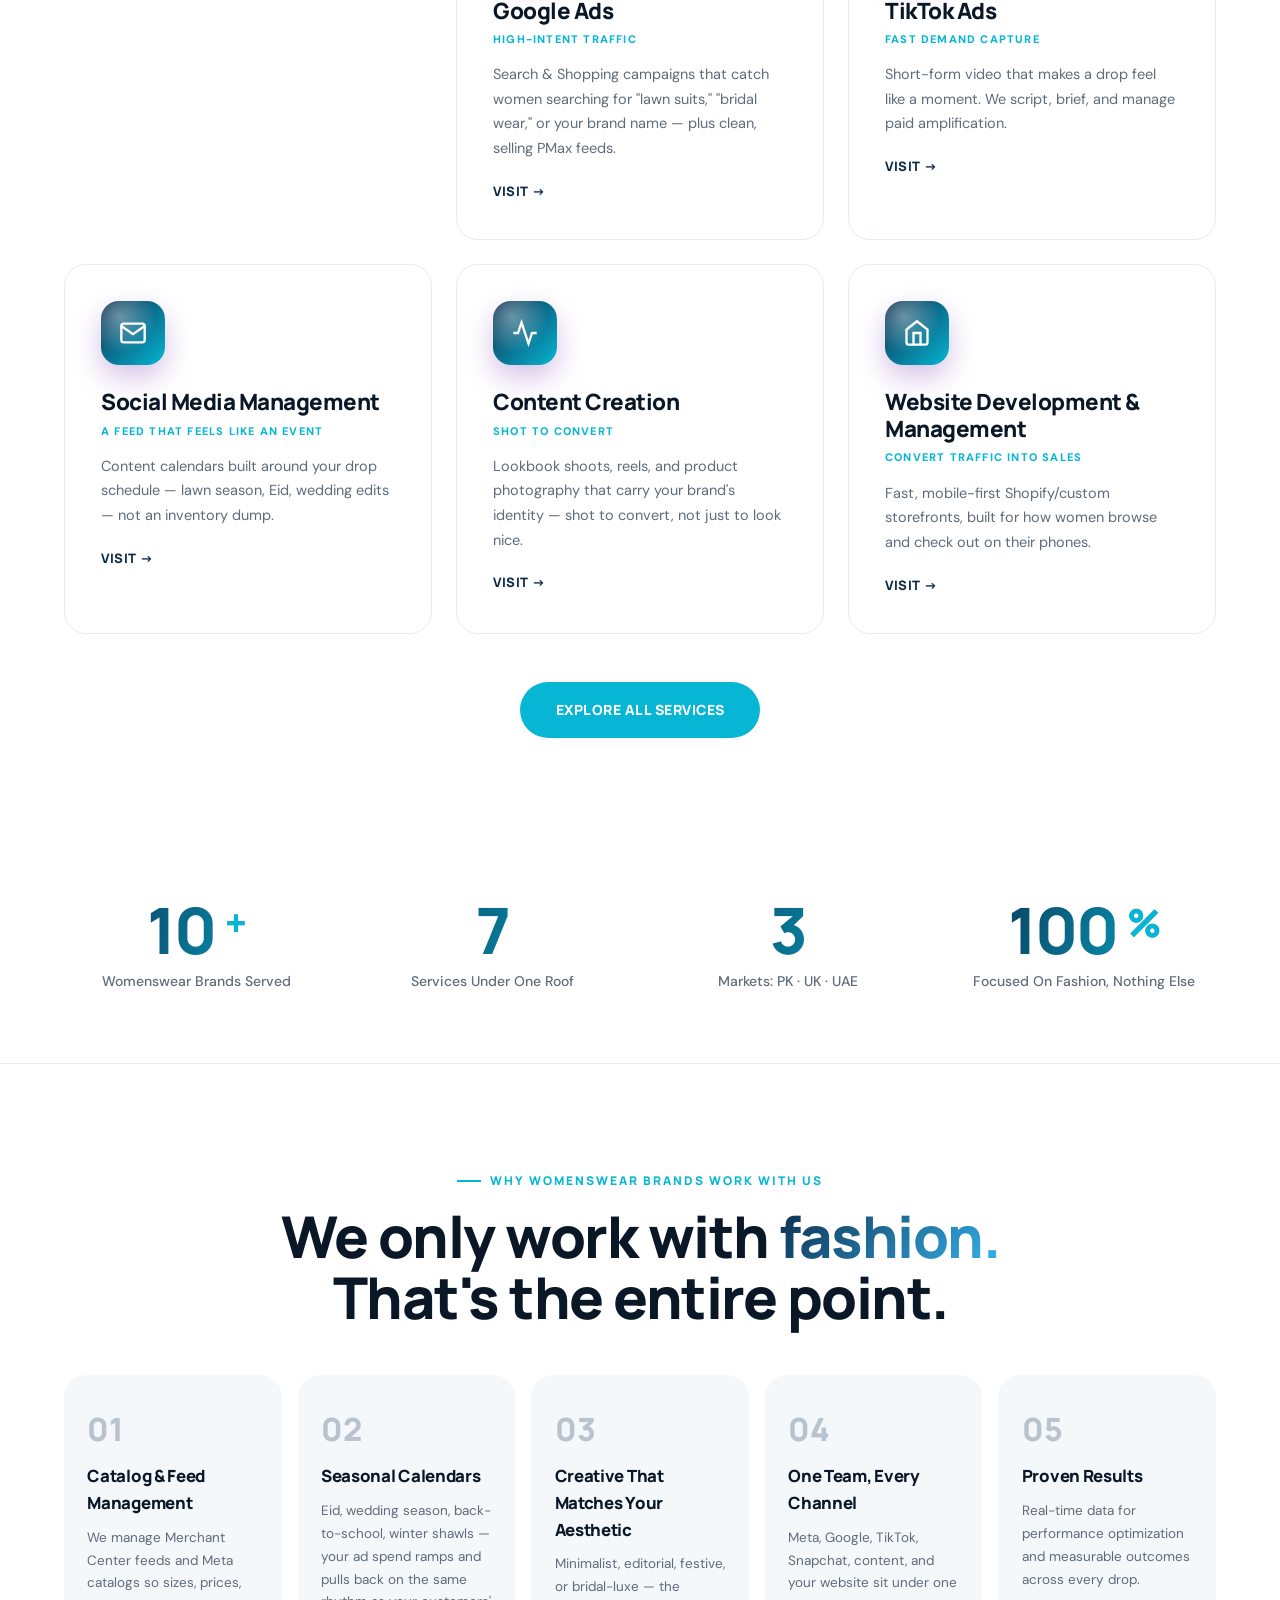
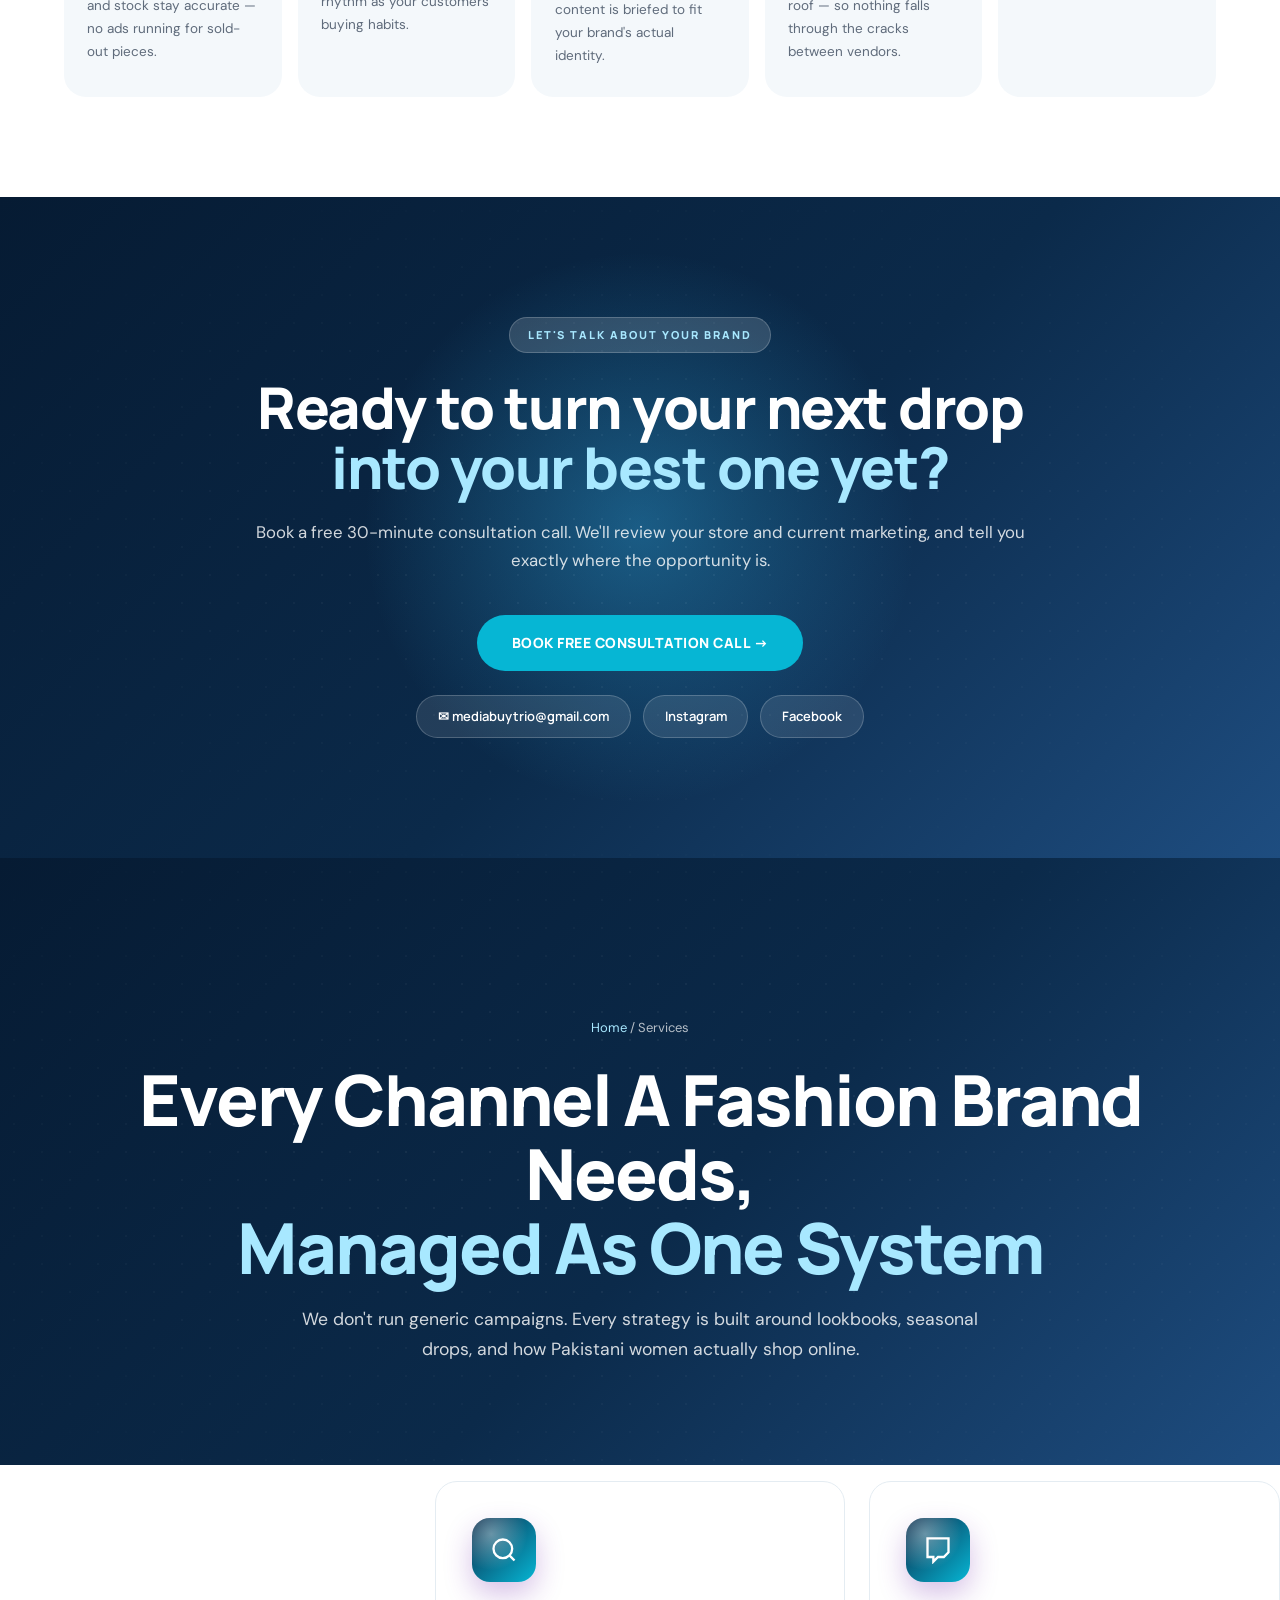
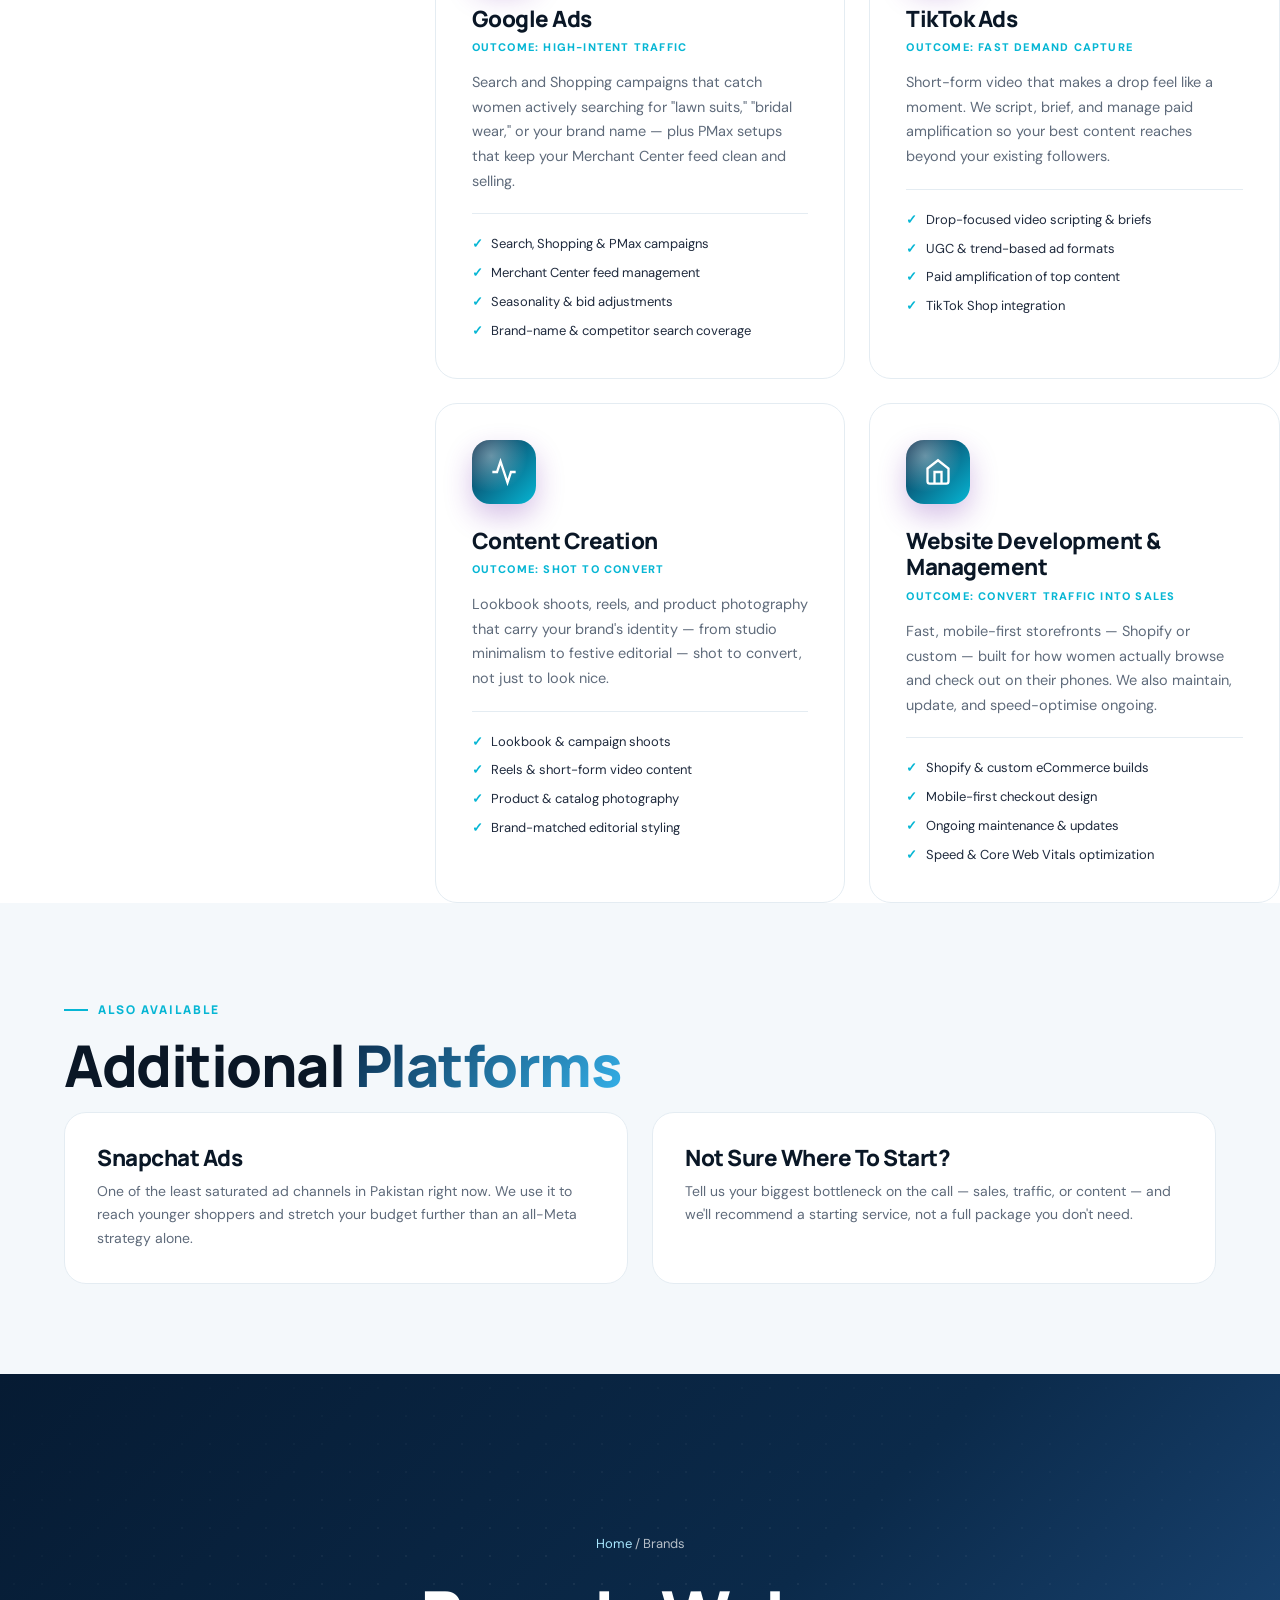
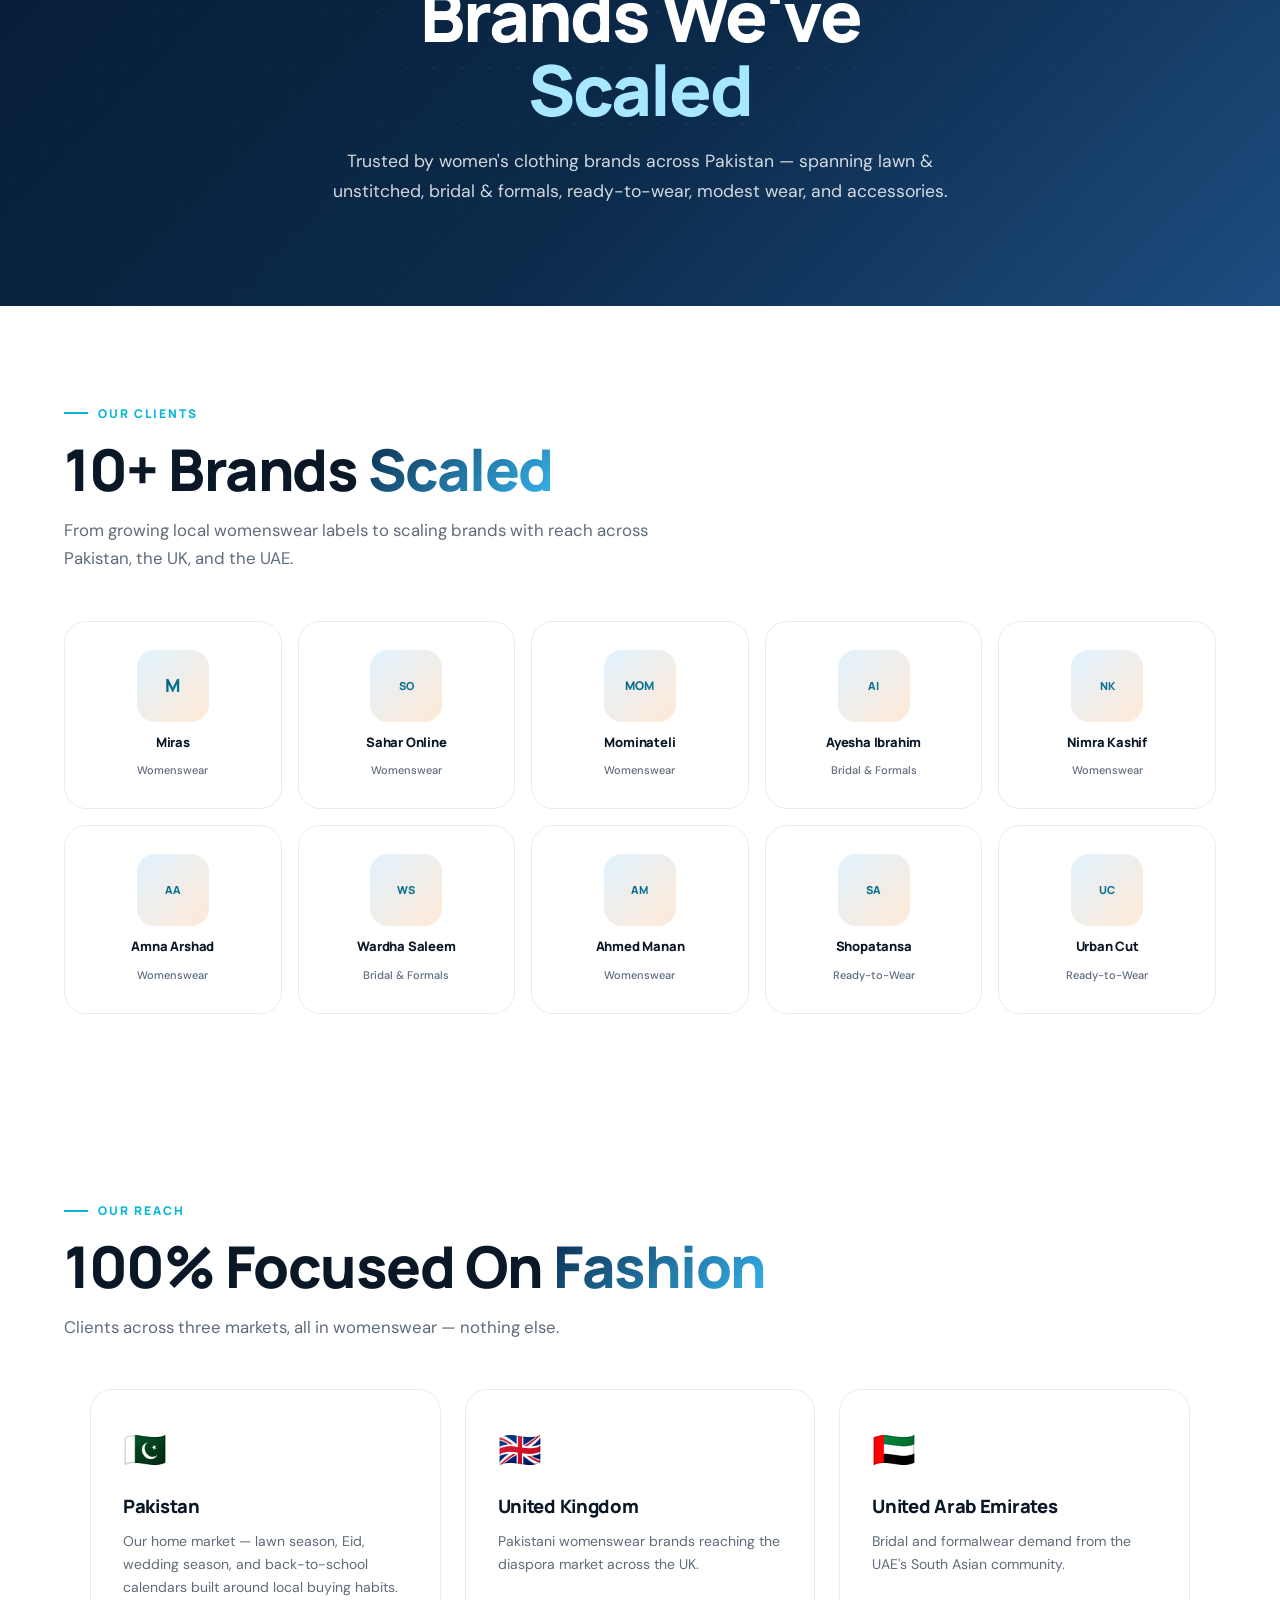
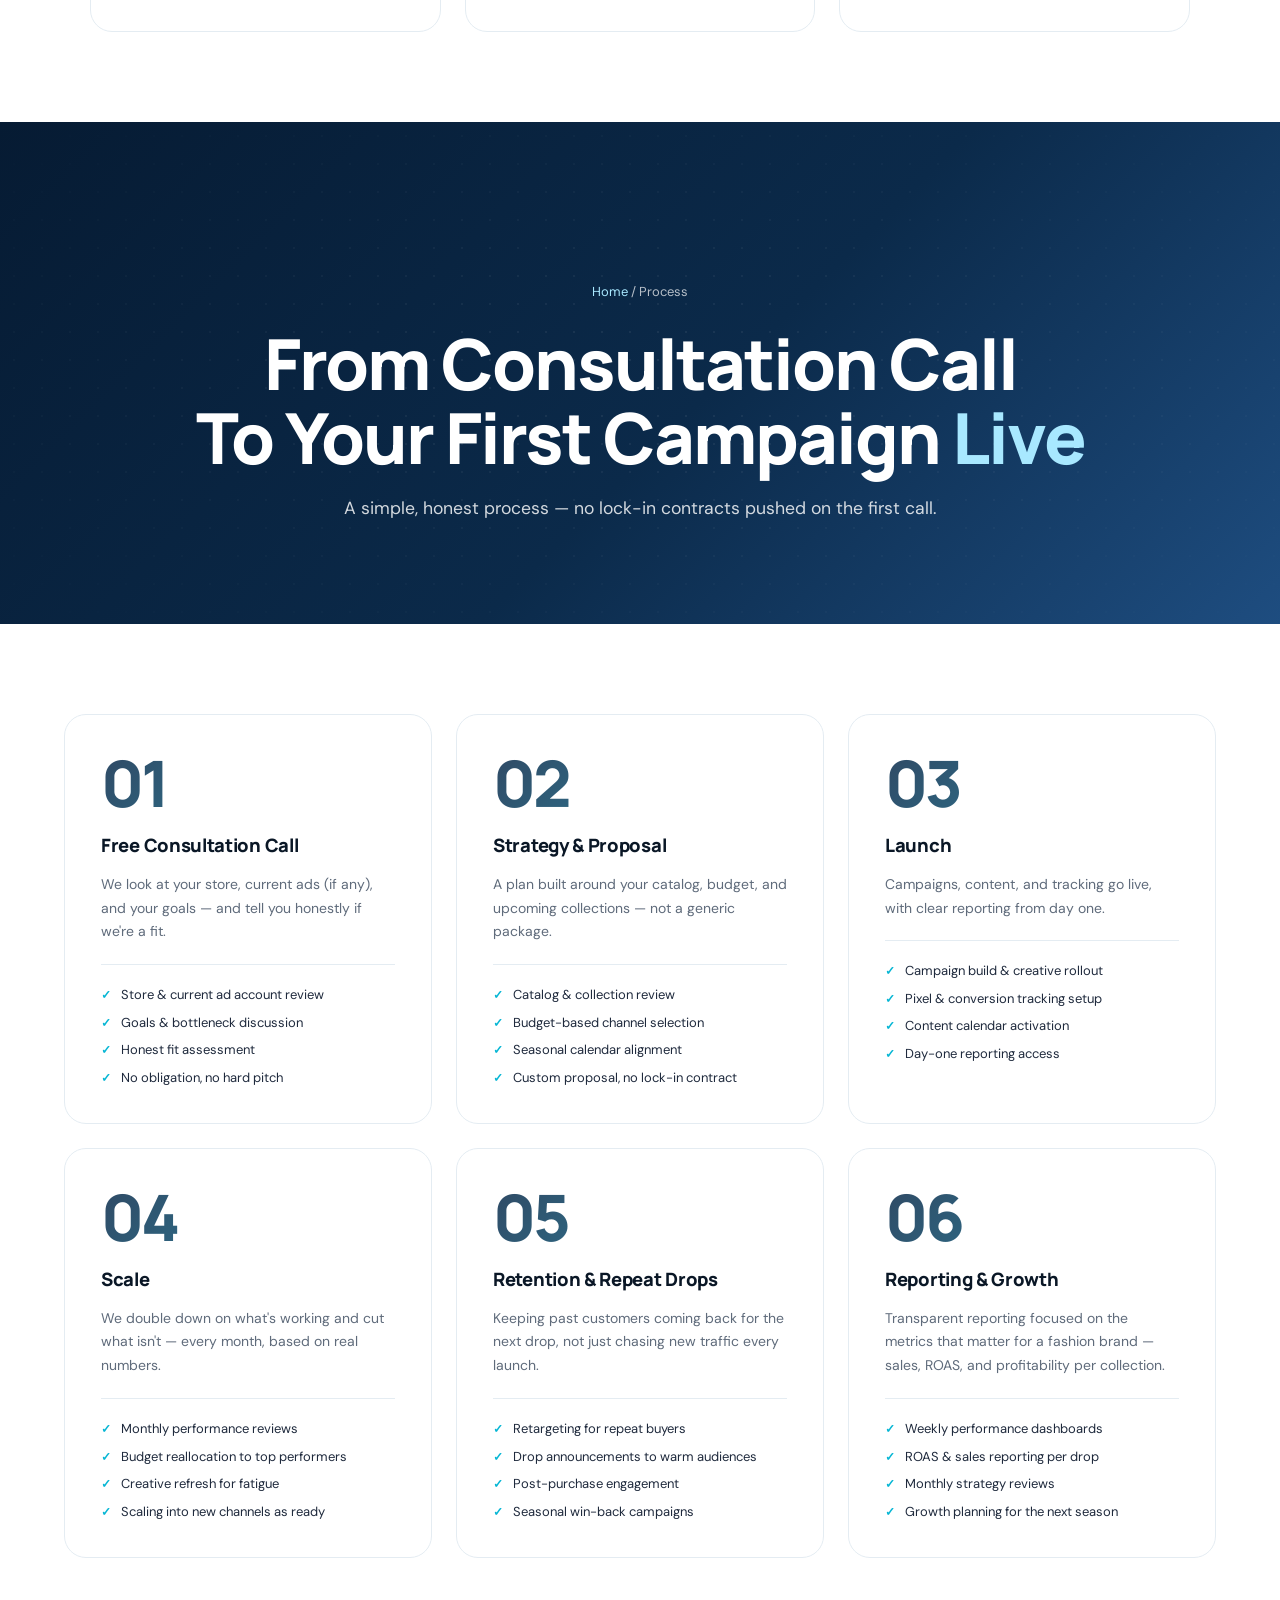
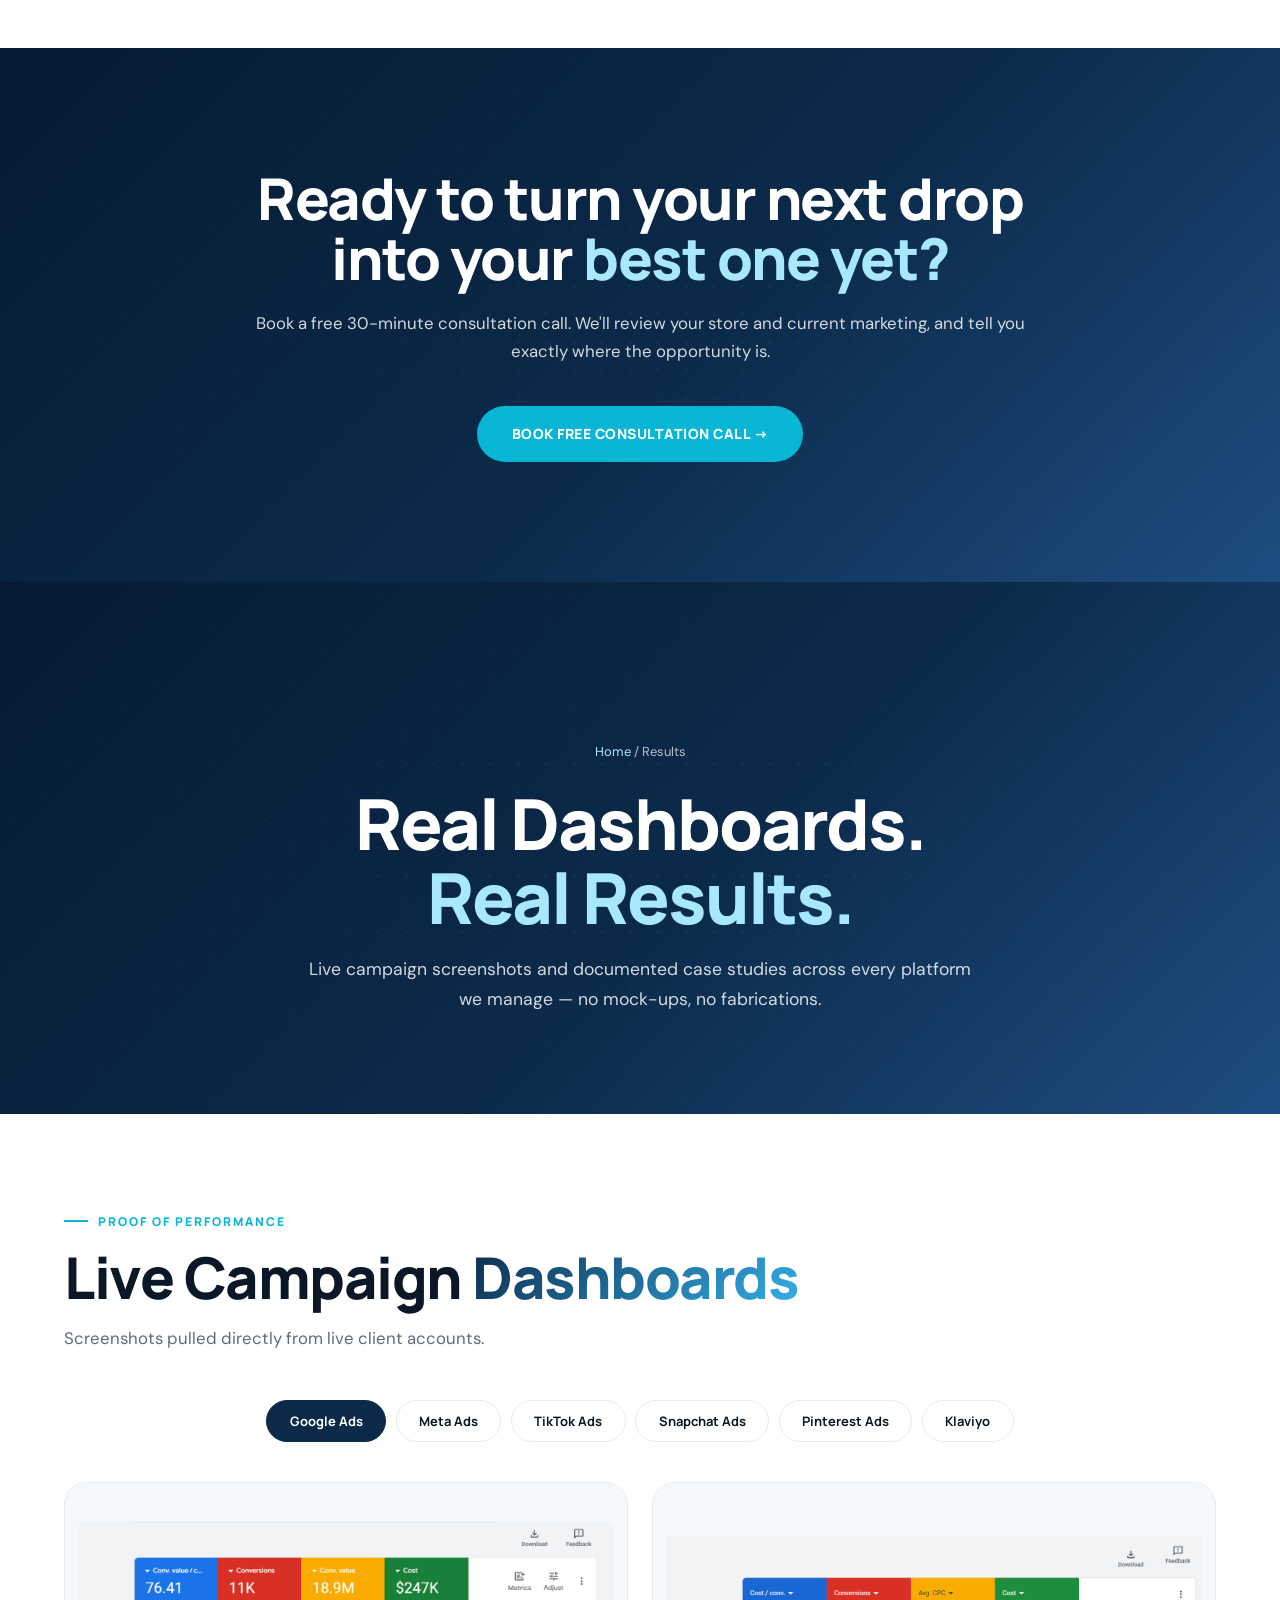
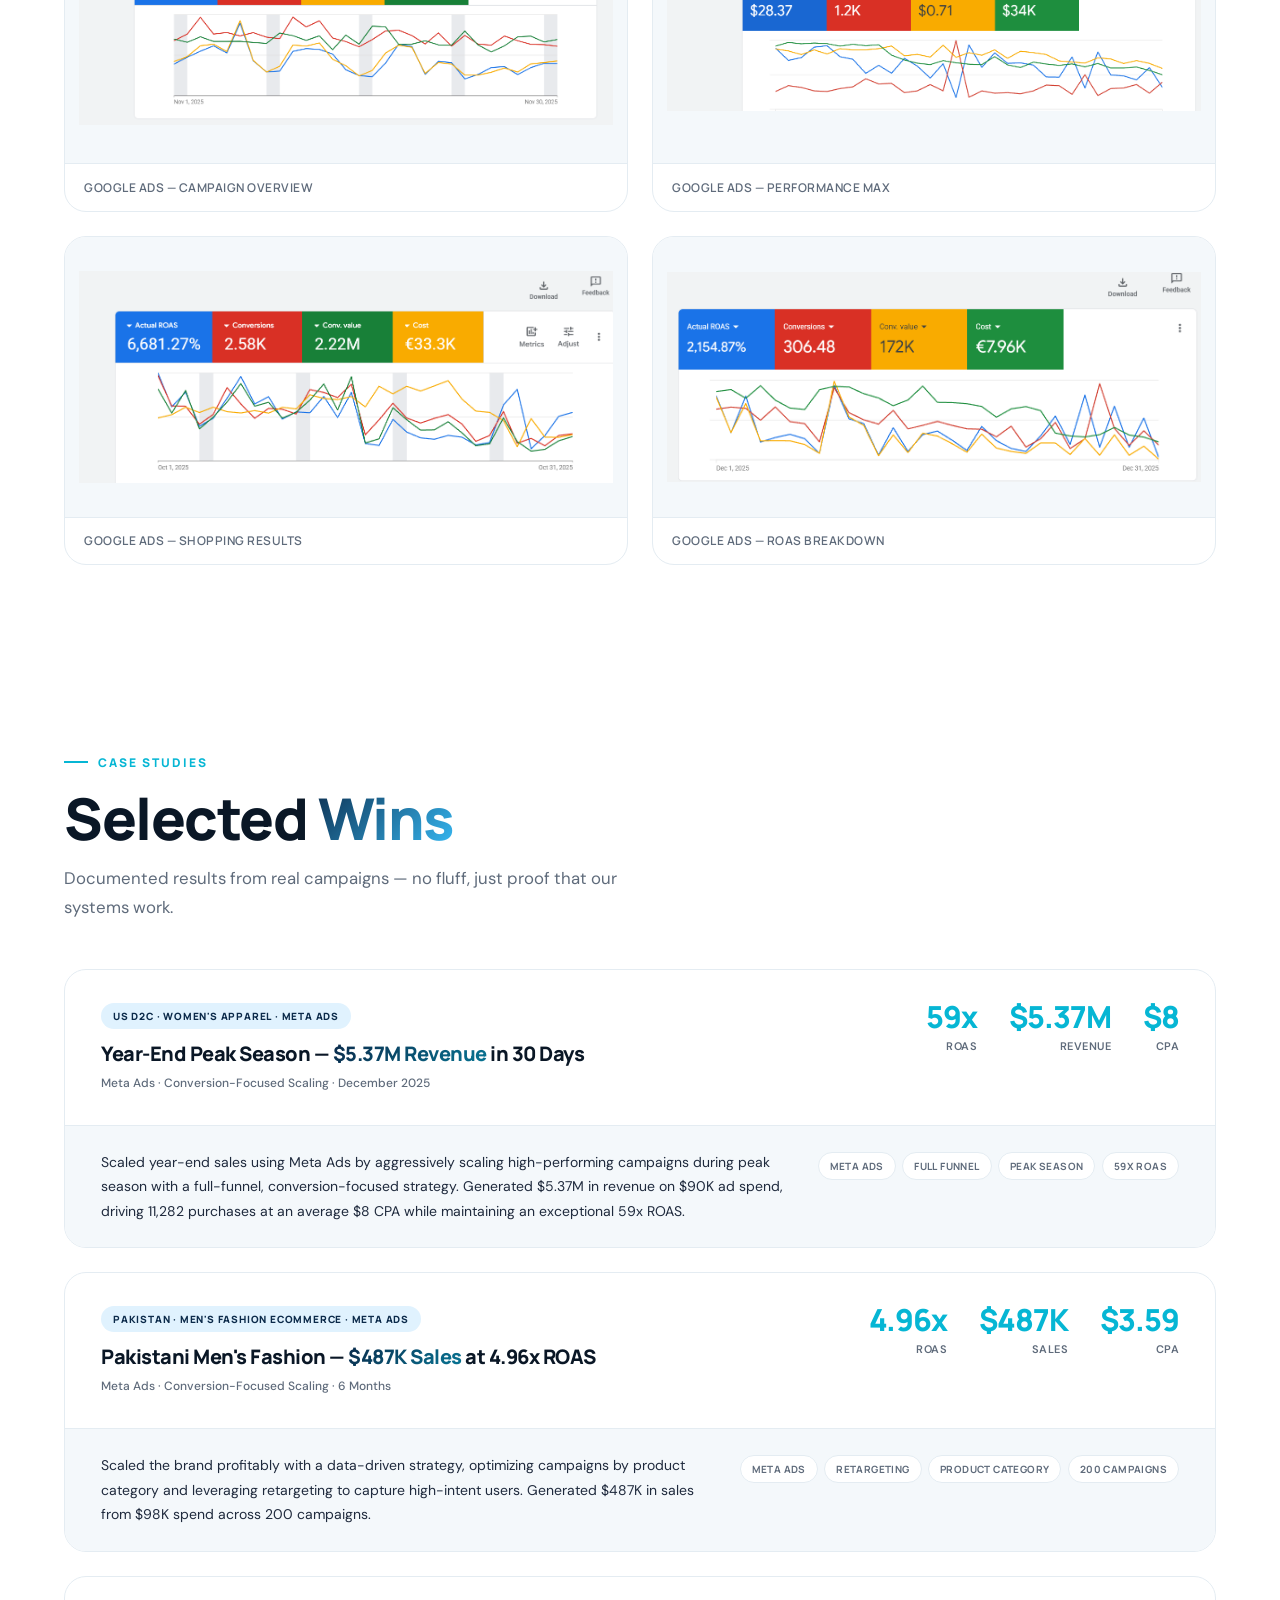
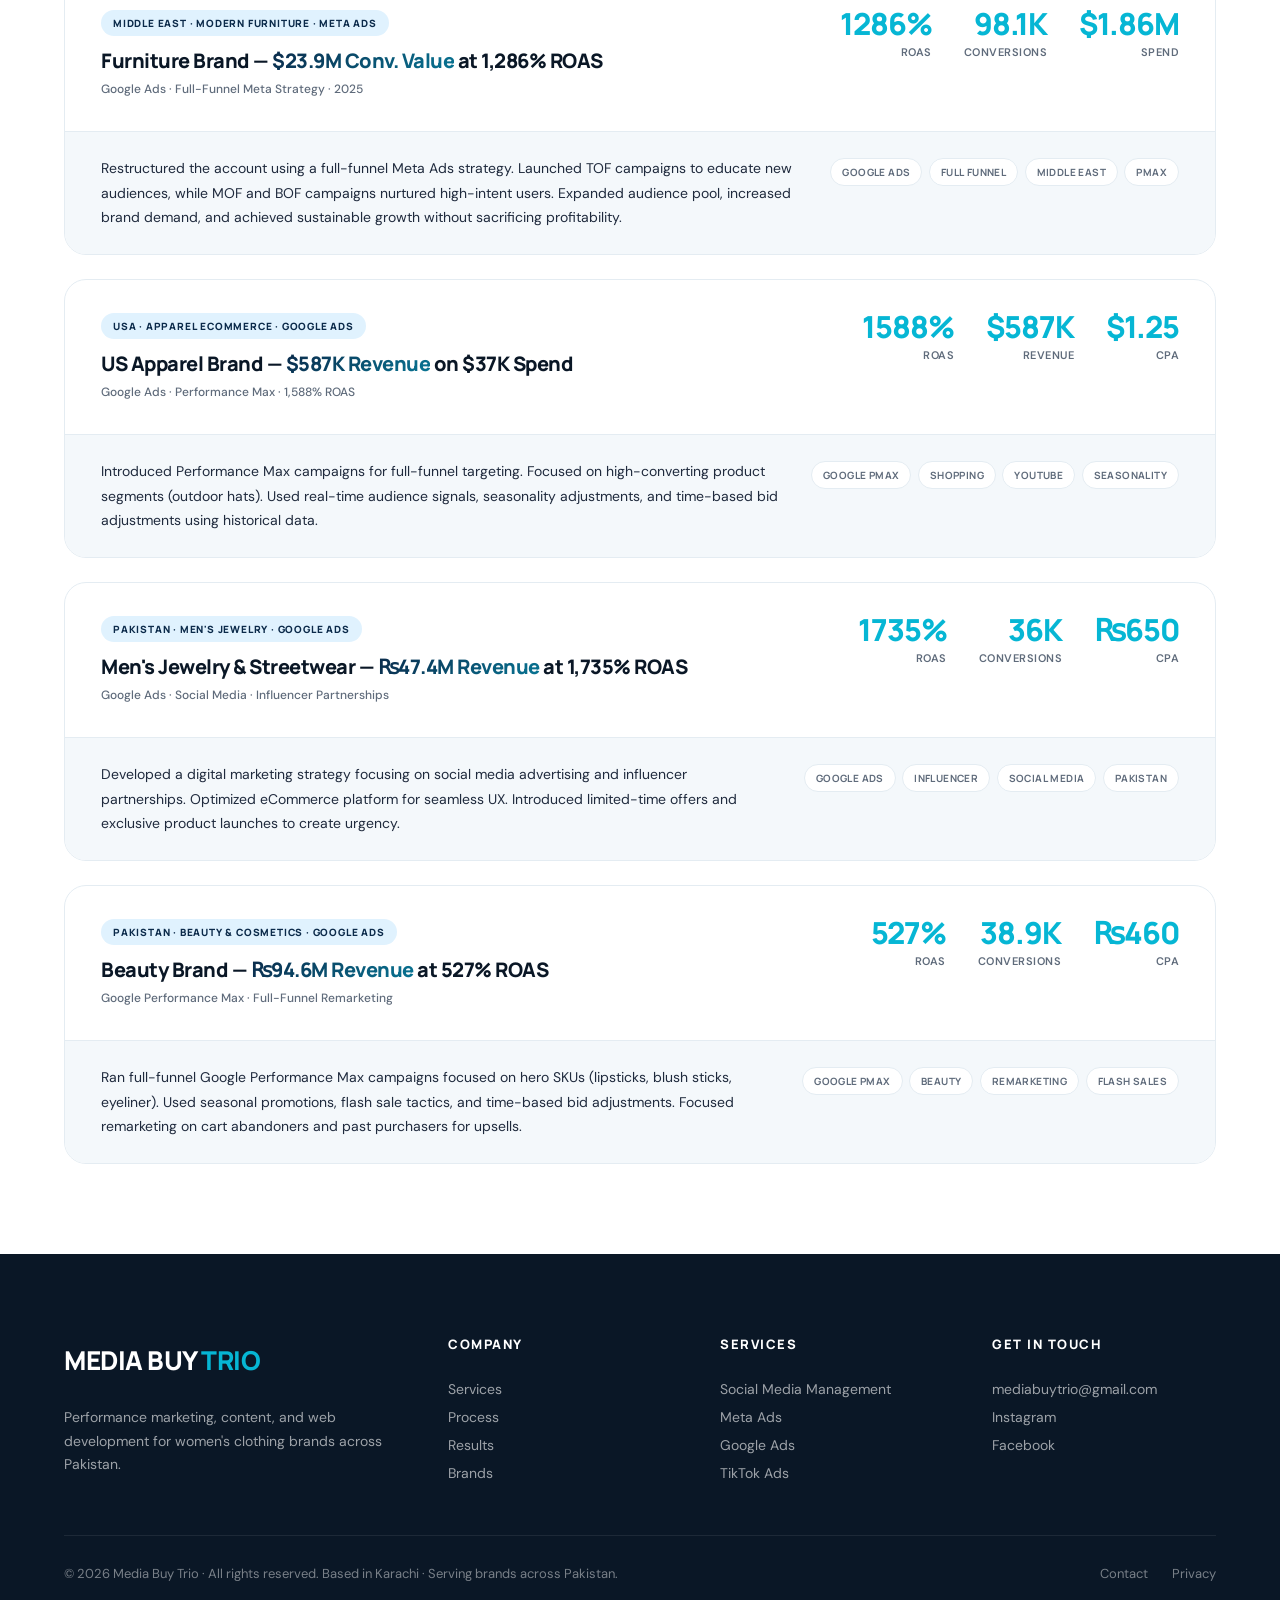
<file: standalone.html>
<!doctype html>
<html lang="en">
<head>
<meta charset="utf-8">
<meta name="viewport" content="width=device-width,initial-scale=1">
<title>Media Buy Trio — Single Page Preview</title>
<meta name="description" content="All sections of the site in one scrollable page.">
<link rel="preconnect" href="https://fonts.googleapis.com">
<link rel="preconnect" href="https://fonts.gstatic.com" crossorigin>
<link rel="stylesheet" href="https://fonts.googleapis.com/css2?family=Manrope:wght@400;500;600;700;800&family=DM+Sans:wght@300;400;500;600;700&display=swap">
<link rel="stylesheet" href="styles.css">

</head>
<body>
<nav class="main-nav">
  <div class="nav-inner">
    <a href="index.html" class="nav-logo">MB<span class="logo-accent">T</span></a>
    <ul class="nav-links"><li><a href="index.html" class="active">Home</a></li><li><a href="services.html">Services</a></li><li><a href="results.html">Results</a></li><li><a href="process.html">Process</a></li><li><a href="brands.html">Brands</a></li></ul>
    <a href="quote.html" class="nav-cta">Get a Quote</a>
    <button class="nav-hamburger" aria-label="Menu"><span></span><span></span><span></span></button>
  </div>
</nav>
<div class="mobile-menu"><a href="index.html">Home</a><a href="services.html">Services</a><a href="results.html">Results</a><a href="process.html">Process</a><a href="brands.html">Brands</a><a href="quote.html" class="mob-cta">Get a Quote</a></div>
<div class="page-body">

<section class="hero">
  <div class="hero-inner">
    <div class="hero-copy">
      <div class="hero-eyebrow fade-up">Performance Marketing for Pakistan's Womenswear Brands</div>
      <h1 class="hero-title fade-up">Your Collection Deserves An <span class="accent">Audience That Actually Buys.</span></h1>
      <p class="hero-sub fade-up">Media Buy Trio runs paid media, content, and storefronts exclusively for women's clothing brands — from lawn launches to bridal edits to everyday essentials. We turn scroll-stoppers into sold-out drops.</p>
      <div class="hero-actions fade-up">
        <a href="quote.html" class="btn-main">Book Free Consultation Call</a>
        <a href="services.html" class="btn-ghost">Free ad audit, no obligation →</a>
      </div>
    </div>
    <div class="hero-visual fade-up">
      <span class="glow-ring" aria-hidden></span>
      <img src="hero-blob.png" alt="Abstract 3D growth shape" class="hero-blob" width="1024" height="1024">
    </div>
  </div>
  <svg class="hero-wave" viewBox="0 0 1440 120" preserveAspectRatio="none" aria-hidden>
    <path class="fill" d="M0,80 C240,120 480,40 720,60 C960,80 1200,120 1440,80 L1440,120 L0,120 Z"/>
  </svg>
</section>
<div class="marquee"><div class="marquee-inner"><span class="marquee-item"><span class="">Miras</span><span class="sep">✦</span></span><span class="marquee-item"><span class="outline">Sahar Online</span><span class="sep">✦</span></span><span class="marquee-item"><span class="">Mominateli</span><span class="sep">✦</span></span><span class="marquee-item"><span class="outline">Ayesha Ibrahim</span><span class="sep">✦</span></span><span class="marquee-item"><span class="">Nimra Kashif</span><span class="sep">✦</span></span><span class="marquee-item"><span class="outline">Amna Arshad</span><span class="sep">✦</span></span><span class="marquee-item"><span class="">Wardha Saleem</span><span class="sep">✦</span></span><span class="marquee-item"><span class="outline">Ahmed Manan</span><span class="sep">✦</span></span><span class="marquee-item"><span class="">Shopatansa</span><span class="sep">✦</span></span><span class="marquee-item"><span class="outline">Urban Cut</span><span class="sep">✦</span></span><span class="marquee-item"><span class="">Miras</span><span class="sep">✦</span></span><span class="marquee-item"><span class="outline">Sahar Online</span><span class="sep">✦</span></span><span class="marquee-item"><span class="">Mominateli</span><span class="sep">✦</span></span><span class="marquee-item"><span class="outline">Ayesha Ibrahim</span><span class="sep">✦</span></span></div></div>
<section class="services-preview">
  <div class="section-inner">
    <div style="text-align:center;max-width:700px;margin:0 auto 3rem">
      <span class="section-tag fade-up">What We Do</span>
      <h2 class="section-title fade-up">Every Channel A Fashion Brand Needs, <span class="accent">Managed As One System.</span></h2>
      <p class="section-sub fade-up" style="margin:0 auto">We don't run generic campaigns. Every strategy is built around lookbooks, seasonal drops, and how Pakistani women actually shop online.</p>
    </div>
    <div class="svc-grid-home"><div class="svc-card fade-up"><div class="svc-icon"><svg viewBox="0 0 24 24" fill="none" stroke="currentColor" stroke-width="2"><rect x="2" y="3" width="20" height="14" rx="2"/><path d="M8 21h8M12 17v4"/></svg></div><div class="svc-title">Meta Ads</div><div class="svc-outcome">Consistent Sales & Leads</div><div class="svc-desc">Instagram & Facebook campaigns that turn your catalog into a shoppable funnel — dynamic product ads, retargeting, and lookalikes.</div><div class="svc-visit">Visit →</div></div><div class="svc-card fade-up"><div class="svc-icon"><svg viewBox="0 0 24 24" fill="none" stroke="currentColor" stroke-width="2"><circle cx="11" cy="11" r="8"/><path d="m21 21-4.35-4.35"/></svg></div><div class="svc-title">Google Ads</div><div class="svc-outcome">High-Intent Traffic</div><div class="svc-desc">Search & Shopping campaigns that catch women searching for "lawn suits," "bridal wear," or your brand name — plus clean, selling PMax feeds.</div><div class="svc-visit">Visit →</div></div><div class="svc-card fade-up"><div class="svc-icon"><svg viewBox="0 0 24 24" fill="none" stroke="currentColor" stroke-width="2"><path d="M21 2H3v16h5v4l4-4h5l4-4V2z"/></svg></div><div class="svc-title">TikTok Ads</div><div class="svc-outcome">Fast Demand Capture</div><div class="svc-desc">Short-form video that makes a drop feel like a moment. We script, brief, and manage paid amplification.</div><div class="svc-visit">Visit →</div></div><div class="svc-card fade-up"><div class="svc-icon"><svg viewBox="0 0 24 24" fill="none" stroke="currentColor" stroke-width="2"><path d="M4 4h16c1.1 0 2 .9 2 2v12c0 1.1-.9 2-2 2H4c-1.1 0-2-.9-2-2V6c0-1.1.9-2 2-2z"/><polyline points="22,6 12,13 2,6"/></svg></div><div class="svc-title">Social Media Management</div><div class="svc-outcome">A Feed That Feels Like An Event</div><div class="svc-desc">Content calendars built around your drop schedule — lawn season, Eid, wedding edits — not an inventory dump.</div><div class="svc-visit">Visit →</div></div><div class="svc-card fade-up"><div class="svc-icon"><svg viewBox="0 0 24 24" fill="none" stroke="currentColor" stroke-width="2"><polyline points="22 12 18 12 15 21 9 3 6 12 2 12"/></svg></div><div class="svc-title">Content Creation</div><div class="svc-outcome">Shot To Convert</div><div class="svc-desc">Lookbook shoots, reels, and product photography that carry your brand's identity — shot to convert, not just to look nice.</div><div class="svc-visit">Visit →</div></div><div class="svc-card fade-up"><div class="svc-icon"><svg viewBox="0 0 24 24" fill="none" stroke="currentColor" stroke-width="2"><path d="M3 9l9-7 9 7v11a2 2 0 0 1-2 2H5a2 2 0 0 1-2-2z"/><polyline points="9 22 9 12 15 12 15 22"/></svg></div><div class="svc-title">Website Development & Management</div><div class="svc-outcome">Convert Traffic into Sales</div><div class="svc-desc">Fast, mobile-first Shopify/custom storefronts, built for how women browse and check out on their phones.</div><div class="svc-visit">Visit →</div></div></div>
    <div class="section-cta-link"><a href="services.html" class="btn-main fade-up">Explore All Services</a></div>
  </div>
</section>
<section class="stats-strip"><div class="stats-grid"><div class="stat-item fade-up"><div class="stat-num">10<span class="plus">+</span></div><div class="stat-label">Womenswear Brands Served</div></div><div class="stat-item fade-up"><div class="stat-num">7</div><div class="stat-label">Services Under One Roof</div></div><div class="stat-item fade-up"><div class="stat-num">3</div><div class="stat-label">Markets: PK · UK · UAE</div></div><div class="stat-item fade-up"><div class="stat-num">100<span class="plus">%</span></div><div class="stat-label">Focused On Fashion, Nothing Else</div></div></div></section>
<section class="why-section">
  <div class="section-inner" style="text-align:center">
    <span class="section-tag fade-up">Why Womenswear Brands Work With Us</span>
    <h2 class="section-title fade-up">We only work with <span class="accent">fashion.</span><br>That's the entire point.</h2>
    <div class="why-grid"><div class="why-card fade-up"><div class="why-num">01</div><div class="why-title">Catalog & Feed Management</div><div class="why-desc">We manage Merchant Center feeds and Meta catalogs so sizes, prices, and stock stay accurate — no ads running for sold-out pieces.</div></div><div class="why-card fade-up"><div class="why-num">02</div><div class="why-title">Seasonal Calendars</div><div class="why-desc">Eid, wedding season, back-to-school, winter shawls — your ad spend ramps and pulls back on the same rhythm as your customers' buying habits.</div></div><div class="why-card fade-up"><div class="why-num">03</div><div class="why-title">Creative That Matches Your Aesthetic</div><div class="why-desc">Minimalist, editorial, festive, or bridal-luxe — the content is briefed to fit your brand's actual identity.</div></div><div class="why-card fade-up"><div class="why-num">04</div><div class="why-title">One Team, Every Channel</div><div class="why-desc">Meta, Google, TikTok, Snapchat, content, and your website sit under one roof — so nothing falls through the cracks between vendors.</div></div><div class="why-card fade-up"><div class="why-num">05</div><div class="why-title">Proven Results</div><div class="why-desc">Real-time data for performance optimization and measurable outcomes across every drop.</div></div></div>
  </div>
</section>
<section class="cta-section">
  <div class="cta-inner">
    <div class="cta-badge fade-up">Let's Talk About Your Brand</div>
    <h2 class="cta-title fade-up">Ready to turn your next drop<br><span class="accent">into your best one yet?</span></h2>
    <p class="cta-sub fade-up">Book a free 30-minute consultation call. We'll review your store and current marketing, and tell you exactly where the opportunity is.</p>
    <a href="quote.html" class="cta-btn fade-up">Book Free Consultation Call →</a>
    <div class="cta-contacts fade-up">
      <a href="mailto:mediabuytrio@gmail.com" class="contact-btn">✉ mediabuytrio@gmail.com</a>
      <a href="https://www.instagram.com/mediabuytrio_" target="_blank" rel="noreferrer" class="contact-btn">Instagram</a>
      <a href="https://facebook.com/mediabuytrio" target="_blank" rel="noreferrer" class="contact-btn">Facebook</a>
    </div>
  </div>
</section>

<div class="page-hero">
  <div class="page-hero-glow"></div>
  <div class="page-hero-inner">
    <div class="page-breadcrumb"><a href="index.html">Home</a> / Services</div>
    <h1 class="page-title fade-up">Every Channel A Fashion Brand Needs,<br><span class="accent">Managed As One System</span></h1>
    <p class="page-desc fade-up">We don't run generic campaigns. Every strategy is built around lookbooks, seasonal drops, and how Pakistani women actually shop online.</p>
  </div>
</div>
<section style="background:var(--bg2)"><div class="services-grid"><div class="svc-card fade-up"><div class="svc-icon"><svg viewBox="0 0 24 24" fill="none" stroke="currentColor" stroke-width="2"><rect x="2" y="3" width="20" height="14" rx="2"/><path d="M8 21h8M12 17v4"/></svg></div><div class="svc-title">Meta Ads</div><div class="svc-outcome">Outcome: Consistent Sales & Leads</div><div class="svc-desc">Instagram and Facebook campaigns that turn your catalog into a shoppable funnel — dynamic product ads, retargeting for abandoned carts, and lookalikes built off your best customers.</div><div class="svc-features"><div class="svc-feature">Dynamic product ads from your catalog</div><div class="svc-feature">Lookalike audiences off best customers</div><div class="svc-feature">Abandoned cart retargeting</div><div class="svc-feature">Pixel setup & event tracking</div></div></div><div class="svc-card fade-up"><div class="svc-icon"><svg viewBox="0 0 24 24" fill="none" stroke="currentColor" stroke-width="2"><circle cx="11" cy="11" r="8"/><path d="m21 21-4.35-4.35"/></svg></div><div class="svc-title">Google Ads</div><div class="svc-outcome">Outcome: High-Intent Traffic</div><div class="svc-desc">Search and Shopping campaigns that catch women actively searching for "lawn suits," "bridal wear," or your brand name — plus PMax setups that keep your Merchant Center feed clean and selling.</div><div class="svc-features"><div class="svc-feature">Search, Shopping & PMax campaigns</div><div class="svc-feature">Merchant Center feed management</div><div class="svc-feature">Seasonality & bid adjustments</div><div class="svc-feature">Brand-name & competitor search coverage</div></div></div><div class="svc-card fade-up"><div class="svc-icon"><svg viewBox="0 0 24 24" fill="none" stroke="currentColor" stroke-width="2"><path d="M21 2H3v16h5v4l4-4h5l4-4V2z"/></svg></div><div class="svc-title">TikTok Ads</div><div class="svc-outcome">Outcome: Fast Demand Capture</div><div class="svc-desc">Short-form video that makes a drop feel like a moment. We script, brief, and manage paid amplification so your best content reaches beyond your existing followers.</div><div class="svc-features"><div class="svc-feature">Drop-focused video scripting & briefs</div><div class="svc-feature">UGC & trend-based ad formats</div><div class="svc-feature">Paid amplification of top content</div><div class="svc-feature">TikTok Shop integration</div></div></div><div class="svc-card fade-up"><div class="svc-icon"><svg viewBox="0 0 24 24" fill="none" stroke="currentColor" stroke-width="2"><path d="M4 4h16c1.1 0 2 .9 2 2v12c0 1.1-.9 2-2 2H4c-1.1 0-2-.9-2-2V6c0-1.1.9-2 2-2z"/><polyline points="22,6 12,13 2,6"/></svg></div><div class="svc-title">Social Media Management</div><div class="svc-outcome">Outcome: A Feed That Feels Like An Event</div><div class="svc-desc">Content calendars built around your drop schedule — lawn season, Eid, wedding edits — so your feed always feels like an event, not an inventory dump.</div><div class="svc-features"><div class="svc-feature">Drop-schedule content calendars</div><div class="svc-feature">Community management & DMs</div><div class="svc-feature">Story & reel scheduling</div><div class="svc-feature">Seasonal campaign planning</div></div></div><div class="svc-card fade-up"><div class="svc-icon"><svg viewBox="0 0 24 24" fill="none" stroke="currentColor" stroke-width="2"><polyline points="22 12 18 12 15 21 9 3 6 12 2 12"/></svg></div><div class="svc-title">Content Creation</div><div class="svc-outcome">Outcome: Shot To Convert</div><div class="svc-desc">Lookbook shoots, reels, and product photography that carry your brand's identity — from studio minimalism to festive editorial — shot to convert, not just to look nice.</div><div class="svc-features"><div class="svc-feature">Lookbook & campaign shoots</div><div class="svc-feature">Reels & short-form video content</div><div class="svc-feature">Product & catalog photography</div><div class="svc-feature">Brand-matched editorial styling</div></div></div><div class="svc-card fade-up"><div class="svc-icon"><svg viewBox="0 0 24 24" fill="none" stroke="currentColor" stroke-width="2"><path d="M3 9l9-7 9 7v11a2 2 0 0 1-2 2H5a2 2 0 0 1-2-2z"/><polyline points="9 22 9 12 15 12 15 22"/></svg></div><div class="svc-title">Website Development & Management</div><div class="svc-outcome">Outcome: Convert Traffic into Sales</div><div class="svc-desc">Fast, mobile-first storefronts — Shopify or custom — built for how women actually browse and check out on their phones. We also maintain, update, and speed-optimise ongoing.</div><div class="svc-features"><div class="svc-feature">Shopify & custom eCommerce builds</div><div class="svc-feature">Mobile-first checkout design</div><div class="svc-feature">Ongoing maintenance & updates</div><div class="svc-feature">Speed & Core Web Vitals optimization</div></div></div></div></section>
<div class="svc-extra"><div class="section-inner">
  <span class="section-tag fade-up">Also Available</span>
  <h2 class="section-title fade-up">Additional <span class="accent">Platforms</span></h2>
  <div class="svc-extra-grid">
    <div class="svc-extra-card fade-up"><div class="svc-title">Snapchat Ads</div><div class="svc-extra-desc">One of the least saturated ad channels in Pakistan right now. We use it to reach younger shoppers and stretch your budget further than an all-Meta strategy alone.</div></div>
    <div class="svc-extra-card fade-up"><div class="svc-title">Not Sure Where To Start?</div><div class="svc-extra-desc">Tell us your biggest bottleneck on the call — sales, traffic, or content — and we'll recommend a starting service, not a full package you don't need.</div></div>
  </div>
</div></div>

<div class="page-hero"><div class="page-hero-glow"></div><div class="page-hero-inner">
  <div class="page-breadcrumb"><a href="index.html">Home</a> / Brands</div>
  <h1 class="page-title fade-up">Brands We've<br><span class="accent">Scaled</span></h1>
  <p class="page-desc fade-up">Trusted by women's clothing brands across Pakistan — spanning lawn & unstitched, bridal & formals, ready-to-wear, modest wear, and accessories.</p>
</div></div>
<section class="section"><div class="section-inner">
  <span class="section-tag fade-up">Our Clients</span>
  <h2 class="section-title fade-up">10+ Brands <span class="accent">Scaled</span></h2>
  <p class="section-sub fade-up">From growing local womenswear labels to scaling brands with reach across Pakistan, the UK, and the UAE.</p>
  <div class="brands-grid"><div class="brand-card fade-up"><div class="brand-logo-box"><div class="brand-logo-placeholder">M</div></div><div class="brand-name">Miras</div><div class="brand-category">Womenswear</div></div><div class="brand-card fade-up"><div class="brand-logo-box"><div class="brand-logo-placeholder" style="font-size:11px">SO</div></div><div class="brand-name">Sahar Online</div><div class="brand-category">Womenswear</div></div><div class="brand-card fade-up"><div class="brand-logo-box"><div class="brand-logo-placeholder" style="font-size:12px">MOM</div></div><div class="brand-name">Mominateli</div><div class="brand-category">Womenswear</div></div><div class="brand-card fade-up"><div class="brand-logo-box"><div class="brand-logo-placeholder" style="font-size:11px">AI</div></div><div class="brand-name">Ayesha Ibrahim</div><div class="brand-category">Bridal & Formals</div></div><div class="brand-card fade-up"><div class="brand-logo-box"><div class="brand-logo-placeholder" style="font-size:11px">NK</div></div><div class="brand-name">Nimra Kashif</div><div class="brand-category">Womenswear</div></div><div class="brand-card fade-up"><div class="brand-logo-box"><div class="brand-logo-placeholder" style="font-size:11px">AA</div></div><div class="brand-name">Amna Arshad</div><div class="brand-category">Womenswear</div></div><div class="brand-card fade-up"><div class="brand-logo-box"><div class="brand-logo-placeholder" style="font-size:11px">WS</div></div><div class="brand-name">Wardha Saleem</div><div class="brand-category">Bridal & Formals</div></div><div class="brand-card fade-up"><div class="brand-logo-box"><div class="brand-logo-placeholder" style="font-size:11px">AM</div></div><div class="brand-name">Ahmed Manan</div><div class="brand-category">Womenswear</div></div><div class="brand-card fade-up"><div class="brand-logo-box"><div class="brand-logo-placeholder" style="font-size:11px">SA</div></div><div class="brand-name">Shopatansa</div><div class="brand-category">Ready-to-Wear</div></div><div class="brand-card fade-up"><div class="brand-logo-box"><div class="brand-logo-placeholder" style="font-size:11px">UC</div></div><div class="brand-name">Urban Cut</div><div class="brand-category">Ready-to-Wear</div></div></div>
</div></section>
<section class="section" style="background:var(--bg3)"><div class="section-inner">
  <span class="section-tag fade-up">Our Reach</span>
  <h2 class="section-title fade-up">100% Focused On <span class="accent">Fashion</span></h2>
  <p class="section-sub fade-up">Clients across three markets, all in womenswear — nothing else.</p>
  <div class="regions fade-up">
    <div class="region-card"><div class="region-flag">🇵🇰</div><div class="region-title">Pakistan</div><div class="region-desc">Our home market — lawn season, Eid, wedding season, and back-to-school calendars built around local buying habits.</div></div>
    <div class="region-card"><div class="region-flag">🇬🇧</div><div class="region-title">United Kingdom</div><div class="region-desc">Pakistani womenswear brands reaching the diaspora market across the UK.</div></div>
    <div class="region-card"><div class="region-flag">🇦🇪</div><div class="region-title">United Arab Emirates</div><div class="region-desc">Bridal and formalwear demand from the UAE's South Asian community.</div></div>
  </div>
</div></section>

<div class="page-hero"><div class="page-hero-glow"></div><div class="page-hero-inner">
  <div class="page-breadcrumb"><a href="index.html">Home</a> / Process</div>
  <h1 class="page-title fade-up">From Consultation Call<br>To Your First Campaign <span class="accent">Live</span></h1>
  <p class="page-desc fade-up">A simple, honest process — no lock-in contracts pushed on the first call.</p>
</div></div>
<section class="section"><div class="section-inner"><div class="steps-grid"><div class="step fade-up"><div class="step-num">01</div><div class="step-title">Free Consultation Call</div><div class="step-desc">We look at your store, current ads (if any), and your goals — and tell you honestly if we're a fit.</div><div class="step-detail"><div class="step-detail-item">Store & current ad account review</div><div class="step-detail-item">Goals & bottleneck discussion</div><div class="step-detail-item">Honest fit assessment</div><div class="step-detail-item">No obligation, no hard pitch</div></div></div><div class="step fade-up"><div class="step-num">02</div><div class="step-title">Strategy & Proposal</div><div class="step-desc">A plan built around your catalog, budget, and upcoming collections — not a generic package.</div><div class="step-detail"><div class="step-detail-item">Catalog & collection review</div><div class="step-detail-item">Budget-based channel selection</div><div class="step-detail-item">Seasonal calendar alignment</div><div class="step-detail-item">Custom proposal, no lock-in contract</div></div></div><div class="step fade-up"><div class="step-num">03</div><div class="step-title">Launch</div><div class="step-desc">Campaigns, content, and tracking go live, with clear reporting from day one.</div><div class="step-detail"><div class="step-detail-item">Campaign build & creative rollout</div><div class="step-detail-item">Pixel & conversion tracking setup</div><div class="step-detail-item">Content calendar activation</div><div class="step-detail-item">Day-one reporting access</div></div></div><div class="step fade-up"><div class="step-num">04</div><div class="step-title">Scale</div><div class="step-desc">We double down on what's working and cut what isn't — every month, based on real numbers.</div><div class="step-detail"><div class="step-detail-item">Monthly performance reviews</div><div class="step-detail-item">Budget reallocation to top performers</div><div class="step-detail-item">Creative refresh for fatigue</div><div class="step-detail-item">Scaling into new channels as ready</div></div></div><div class="step fade-up"><div class="step-num">05</div><div class="step-title">Retention & Repeat Drops</div><div class="step-desc">Keeping past customers coming back for the next drop, not just chasing new traffic every launch.</div><div class="step-detail"><div class="step-detail-item">Retargeting for repeat buyers</div><div class="step-detail-item">Drop announcements to warm audiences</div><div class="step-detail-item">Post-purchase engagement</div><div class="step-detail-item">Seasonal win-back campaigns</div></div></div><div class="step fade-up"><div class="step-num">06</div><div class="step-title">Reporting & Growth</div><div class="step-desc">Transparent reporting focused on the metrics that matter for a fashion brand — sales, ROAS, and profitability per collection.</div><div class="step-detail"><div class="step-detail-item">Weekly performance dashboards</div><div class="step-detail-item">ROAS & sales reporting per drop</div><div class="step-detail-item">Monthly strategy reviews</div><div class="step-detail-item">Growth planning for the next season</div></div></div></div></div></section>
<div class="cta-strip"><div class="cta-strip-inner">
  <h2 class="fade-up">Ready to turn your next drop into your <span class="accent">best one yet?</span></h2>
  <p class="fade-up">Book a free 30-minute consultation call. We'll review your store and current marketing, and tell you exactly where the opportunity is.</p>
  <a href="quote.html" class="btn-main fade-up">Book Free Consultation Call →</a>
</div></div>

<div class="page-hero"><div class="page-hero-glow"></div><div class="page-hero-inner">
  <div class="page-breadcrumb"><a href="index.html">Home</a> / Results</div>
  <h1 class="page-title fade-up">Real Dashboards.<br><span class="accent">Real Results.</span></h1>
  <p class="page-desc fade-up">Live campaign screenshots and documented case studies across every platform we manage — no mock-ups, no fabrications.</p>
</div></div>
<section class="section"><div class="section-inner">
  <span class="section-tag fade-up">Proof of Performance</span>
  <h2 class="section-title fade-up">Live Campaign <span class="accent">Dashboards</span></h2>
  <p class="section-sub fade-up">Screenshots pulled directly from live client accounts.</p>
  <div class="plat-tabs fade-up"><button class="plat-tab active" data-tab="google">Google Ads</button><button class="plat-tab" data-tab="meta">Meta Ads</button><button class="plat-tab" data-tab="tiktok">TikTok Ads</button><button class="plat-tab" data-tab="snapchat">Snapchat Ads</button><button class="plat-tab" data-tab="pinterest">Pinterest Ads</button><button class="plat-tab" data-tab="klaviyo">Klaviyo</button></div>
  <div class="plat-panel" data-panel="google" style="display:grid"><div class="ss-card"><img src="images/5.png" alt="Google Ads — Campaign Overview"><div class="ss-label">Google Ads — Campaign Overview</div></div><div class="ss-card"><img src="images/6.png" alt="Google Ads — Performance Max"><div class="ss-label">Google Ads — Performance Max</div></div><div class="ss-card"><img src="images/7.png" alt="Google Ads — Shopping Results"><div class="ss-label">Google Ads — Shopping Results</div></div><div class="ss-card"><img src="images/8.png" alt="Google Ads — ROAS Breakdown"><div class="ss-label">Google Ads — ROAS Breakdown</div></div></div><div class="plat-panel" data-panel="meta" style="display:none"><div class="ss-card"><img src="images/9.png" alt="Meta Ads — Campaign Overview"><div class="ss-label">Meta Ads — Campaign Overview</div></div><div class="ss-card"><img src="images/10.png" alt="Meta Ads — Ad Set Performance"><div class="ss-label">Meta Ads — Ad Set Performance</div></div><div class="ss-card"><img src="images/11.png" alt="Meta Ads — Conversion Data"><div class="ss-label">Meta Ads — Conversion Data</div></div><div class="ss-card"><img src="images/12.png" alt="Meta Ads — ROAS Scaling"><div class="ss-label">Meta Ads — ROAS Scaling</div></div></div><div class="plat-panel" data-panel="tiktok" style="display:none"><div class="ss-card"><img src="images/13.png" alt="TikTok Ads — Campaign Data"><div class="ss-label">TikTok Ads — Campaign Data</div></div><div class="ss-card"><img src="images/14.png" alt="TikTok Ads — Creative Performance"><div class="ss-label">TikTok Ads — Creative Performance</div></div><div class="ss-card"><img src="images/15.png" alt="TikTok Ads — Audience Results"><div class="ss-label">TikTok Ads — Audience Results</div></div><div class="ss-card"><img src="images/16.png" alt="TikTok Ads — Spend & Revenue"><div class="ss-label">TikTok Ads — Spend & Revenue</div></div></div><div class="plat-panel" data-panel="snapchat" style="display:none"><div class="ss-card"><img src="images/17.png" alt="Snapchat Ads — Campaign Overview"><div class="ss-label">Snapchat Ads — Campaign Overview</div></div><div class="ss-card"><img src="images/18.png" alt="Snapchat Ads — Performance"><div class="ss-label">Snapchat Ads — Performance</div></div><div class="ss-card"><img src="images/19.png" alt="Snapchat Ads — Conversion Data"><div class="ss-label">Snapchat Ads — Conversion Data</div></div><div class="ss-card"><img src="images/20.png" alt="Snapchat Ads — ROAS"><div class="ss-label">Snapchat Ads — ROAS</div></div></div><div class="plat-panel" data-panel="pinterest" style="display:none"><div class="ss-card"><img src="images/21.png" alt="Pinterest Ads — Campaign Data"><div class="ss-label">Pinterest Ads — Campaign Data</div></div><div class="ss-card"><img src="images/22.png" alt="Pinterest Ads — Shopping Feed"><div class="ss-label">Pinterest Ads — Shopping Feed</div></div><div class="ss-card"><img src="images/23.png" alt="Pinterest Ads — Audience"><div class="ss-label">Pinterest Ads — Audience</div></div><div class="ss-card"><img src="images/24.png" alt="Pinterest Ads — Revenue"><div class="ss-label">Pinterest Ads — Revenue</div></div></div><div class="plat-panel" data-panel="klaviyo" style="display:none"><div class="ss-card"><img src="images/1.jpeg" alt="Klaviyo — Email Revenue"><div class="ss-label">Klaviyo — Email Revenue</div></div><div class="ss-card"><img src="images/2.jpeg" alt="Klaviyo — Flow Performance"><div class="ss-label">Klaviyo — Flow Performance</div></div><div class="ss-card"><img src="images/3.jpeg" alt="Klaviyo — Campaign Stats"><div class="ss-label">Klaviyo — Campaign Stats</div></div><div class="ss-card"><img src="images/4.jpeg" alt="Klaviyo — List Growth"><div class="ss-label">Klaviyo — List Growth</div></div></div>
</div></section>
<section class="section" style="background:var(--bg2)"><div class="section-inner">
  <span class="section-tag fade-up">Case Studies</span>
  <h2 class="section-title fade-up">Selected <span class="accent">Wins</span></h2>
  <p class="section-sub fade-up">Documented results from real campaigns — no fluff, just proof that our systems work.</p>
  <div class="case-grid"><div class="case-card fade-up"><div class="case-top"><div class="case-headline"><div class="case-niche">US D2C · Women's Apparel · Meta Ads</div><div class="case-title">Year-End Peak Season — <span class="accent">$5.37M Revenue</span> in 30 Days</div><div class="case-channel">Meta Ads · Conversion-Focused Scaling · December 2025</div></div><div class="case-metrics"><div class="cm"><div class="cm-val">59x</div><div class="cm-label">ROAS</div></div><div class="cm"><div class="cm-val">$5.37M</div><div class="cm-label">Revenue</div></div><div class="cm"><div class="cm-val">$8</div><div class="cm-label">CPA</div></div></div></div><div class="case-body"><div class="case-desc">Scaled year-end sales using Meta Ads by aggressively scaling high-performing campaigns during peak season with a full-funnel, conversion-focused strategy. Generated $5.37M in revenue on $90K ad spend, driving 11,282 purchases at an average $8 CPA while maintaining an exceptional 59x ROAS.</div><div class="case-tags"><span class="ctag">Meta Ads</span><span class="ctag">Full Funnel</span><span class="ctag">Peak Season</span><span class="ctag">59x ROAS</span></div></div></div><div class="case-card fade-up"><div class="case-top"><div class="case-headline"><div class="case-niche">Pakistan · Men's Fashion eCommerce · Meta Ads</div><div class="case-title">Pakistani Men's Fashion — <span class="accent">$487K Sales</span> at 4.96x ROAS</div><div class="case-channel">Meta Ads · Conversion-Focused Scaling · 6 Months</div></div><div class="case-metrics"><div class="cm"><div class="cm-val">4.96x</div><div class="cm-label">ROAS</div></div><div class="cm"><div class="cm-val">$487K</div><div class="cm-label">Sales</div></div><div class="cm"><div class="cm-val">$3.59</div><div class="cm-label">CPA</div></div></div></div><div class="case-body"><div class="case-desc">Scaled the brand profitably with a data-driven strategy, optimizing campaigns by product category and leveraging retargeting to capture high-intent users. Generated $487K in sales from $98K spend across 200 campaigns.</div><div class="case-tags"><span class="ctag">Meta Ads</span><span class="ctag">Retargeting</span><span class="ctag">Product Category</span><span class="ctag">200 Campaigns</span></div></div></div><div class="case-card fade-up"><div class="case-top"><div class="case-headline"><div class="case-niche">Middle East · Modern Furniture · Meta Ads</div><div class="case-title">Furniture Brand — <span class="accent">$23.9M Conv. Value</span> at 1,286% ROAS</div><div class="case-channel">Google Ads · Full-Funnel Meta Strategy · 2025</div></div><div class="case-metrics"><div class="cm"><div class="cm-val">1286%</div><div class="cm-label">ROAS</div></div><div class="cm"><div class="cm-val">98.1K</div><div class="cm-label">Conversions</div></div><div class="cm"><div class="cm-val">$1.86M</div><div class="cm-label">Spend</div></div></div></div><div class="case-body"><div class="case-desc">Restructured the account using a full-funnel Meta Ads strategy. Launched TOF campaigns to educate new audiences, while MOF and BOF campaigns nurtured high-intent users. Expanded audience pool, increased brand demand, and achieved sustainable growth without sacrificing profitability.</div><div class="case-tags"><span class="ctag">Google Ads</span><span class="ctag">Full Funnel</span><span class="ctag">Middle East</span><span class="ctag">PMax</span></div></div></div><div class="case-card fade-up"><div class="case-top"><div class="case-headline"><div class="case-niche">USA · Apparel eCommerce · Google Ads</div><div class="case-title">US Apparel Brand — <span class="accent">$587K Revenue</span> on $37K Spend</div><div class="case-channel">Google Ads · Performance Max · 1,588% ROAS</div></div><div class="case-metrics"><div class="cm"><div class="cm-val">1588%</div><div class="cm-label">ROAS</div></div><div class="cm"><div class="cm-val">$587K</div><div class="cm-label">Revenue</div></div><div class="cm"><div class="cm-val">$1.25</div><div class="cm-label">CPA</div></div></div></div><div class="case-body"><div class="case-desc">Introduced Performance Max campaigns for full-funnel targeting. Focused on high-converting product segments (outdoor hats). Used real-time audience signals, seasonality adjustments, and time-based bid adjustments using historical data.</div><div class="case-tags"><span class="ctag">Google PMax</span><span class="ctag">Shopping</span><span class="ctag">YouTube</span><span class="ctag">Seasonality</span></div></div></div><div class="case-card fade-up"><div class="case-top"><div class="case-headline"><div class="case-niche">Pakistan · Men's Jewelry · Google Ads</div><div class="case-title">Men's Jewelry & Streetwear — <span class="accent">₨47.4M Revenue</span> at 1,735% ROAS</div><div class="case-channel">Google Ads · Social Media · Influencer Partnerships</div></div><div class="case-metrics"><div class="cm"><div class="cm-val">1735%</div><div class="cm-label">ROAS</div></div><div class="cm"><div class="cm-val">36K</div><div class="cm-label">Conversions</div></div><div class="cm"><div class="cm-val">₨650</div><div class="cm-label">CPA</div></div></div></div><div class="case-body"><div class="case-desc">Developed a digital marketing strategy focusing on social media advertising and influencer partnerships. Optimized eCommerce platform for seamless UX. Introduced limited-time offers and exclusive product launches to create urgency.</div><div class="case-tags"><span class="ctag">Google Ads</span><span class="ctag">Influencer</span><span class="ctag">Social Media</span><span class="ctag">Pakistan</span></div></div></div><div class="case-card fade-up"><div class="case-top"><div class="case-headline"><div class="case-niche">Pakistan · Beauty & Cosmetics · Google Ads</div><div class="case-title">Beauty Brand — <span class="accent">₨94.6M Revenue</span> at 527% ROAS</div><div class="case-channel">Google Performance Max · Full-Funnel Remarketing</div></div><div class="case-metrics"><div class="cm"><div class="cm-val">527%</div><div class="cm-label">ROAS</div></div><div class="cm"><div class="cm-val">38.9K</div><div class="cm-label">Conversions</div></div><div class="cm"><div class="cm-val">₨460</div><div class="cm-label">CPA</div></div></div></div><div class="case-body"><div class="case-desc">Ran full-funnel Google Performance Max campaigns focused on hero SKUs (lipsticks, blush sticks, eyeliner). Used seasonal promotions, flash sale tactics, and time-based bid adjustments. Focused remarketing on cart abandoners and past purchasers for upsells.</div><div class="case-tags"><span class="ctag">Google PMax</span><span class="ctag">Beauty</span><span class="ctag">Remarketing</span><span class="ctag">Flash Sales</span></div></div></div></div>
</div></section>

</div>
<footer class="site-footer">
  <div class="footer-inner">
    <div class="footer-col footer-brand">
      <a href="index.html" class="nav-logo">MEDIA BUY <span class="logo-accent">TRIO</span></a>
      <p>Performance marketing, content, and web development for women's clothing brands across Pakistan.</p>
    </div>
    <div class="footer-col"><h4>Company</h4>
      <a href="services.html">Services</a><a href="process.html">Process</a><a href="results.html">Results</a><a href="brands.html">Brands</a>
    </div>
    <div class="footer-col"><h4>Services</h4>
      <a href="quote.html">Social Media Management</a><a href="quote.html">Meta Ads</a><a href="quote.html">Google Ads</a><a href="quote.html">TikTok Ads</a>
    </div>
    <div class="footer-col"><h4>Get in Touch</h4>
      <a href="mailto:mediabuytrio@gmail.com">mediabuytrio@gmail.com</a>
      <a href="https://www.instagram.com/mediabuytrio_" target="_blank" rel="noreferrer">Instagram</a>
      <a href="https://facebook.com/mediabuytrio" target="_blank" rel="noreferrer">Facebook</a>
    </div>
  </div>
  <div class="footer-bottom">
    <div class="footer-copy">© 2026 Media Buy Trio · All rights reserved. Based in Karachi · Serving brands across Pakistan.</div>
    <div class="footer-bottom-links"><a href="quote.html">Contact</a><a href="#">Privacy</a></div>
  </div>
</footer>
<script src="script.js"></script>
</body>
</html>
</file>
<file: styles.css>
*,*::before,*::after{box-sizing:border-box;margin:0;padding:0}
:root{
  /* Palette: deep navy → ocean blue → cyan → light sky, with dark green accent.
     Token names kept for backward compatibility across components. */
  --purple:#0B2A4A;        /* primary deep blue */
  --purple-deep:#061B33;   /* darker navy */
  --purple-light:#1E4D80;  /* mid ocean blue */
  --orange:#06B6D4;        /* cyan (CTA) */
  --orange-deep:#0891B2;   /* deeper cyan */
  --pink:#38BDF8;          /* light blue */
  --green:#0F5132;         /* dark green accent */
  --green-light:#14B87A;   /* fresh green highlight */
  --accent-soft:#A8E8FF;   /* light cyan text on dark hero */
  --ink:#0A1726;
  --ink2:#1F2A3D;
  --muted:#5F6B7B;
  --line:#E4ECF2;
  --bg:#FFFFFF;
  --bg-soft:#F4F8FB;
  --font-head:'Manrope','Syne',sans-serif;
  --font-body:'DM Sans',sans-serif;
  --radius:14px;
  --radius-lg:22px;
  --radius-pill:999px;
}
html{scroll-behavior:smooth}
body{font-family:var(--font-body);background:var(--bg);color:var(--ink);font-size:16px;line-height:1.6;overflow-x:hidden}
::-webkit-scrollbar{width:6px}::-webkit-scrollbar-track{background:#f4f4f6}::-webkit-scrollbar-thumb{background:var(--purple);border-radius:3px}

/* ===== NAV (white pill on purple) ===== */
nav.main-nav{position:fixed;top:18px;left:50%;transform:translateX(-50%);z-index:200;background:#fff;border-radius:var(--radius-pill);padding:8px 8px 8px 28px;display:flex;align-items:center;gap:1.5rem;box-shadow:0 10px 40px rgba(20,10,60,.18);width:calc(100% - 40px);max-width:1180px;transition:box-shadow .3s,top .3s}
nav.main-nav.scrolled{box-shadow:0 8px 28px rgba(20,10,60,.22)}
.nav-inner{display:flex;justify-content:space-between;align-items:center;width:100%;gap:1rem}
.nav-logo{font-family:var(--font-head);font-size:22px;font-weight:800;color:var(--purple);text-decoration:none;letter-spacing:-.5px;display:flex;align-items:center;gap:.35rem;line-height:1}
.nav-logo .logo-accent{color:var(--orange)}
.nav-links{display:flex;gap:.25rem;list-style:none;align-items:center}
.nav-links a{color:var(--ink);text-decoration:none;font-size:14px;font-weight:600;padding:.65rem 1.1rem;border-radius:var(--radius-pill);transition:all .2s;font-family:var(--font-head)}
.nav-links a:hover{background:#E0F2FE;color:var(--purple)}
.nav-links a.active{background:var(--purple);color:#fff}
.nav-cta{background:var(--orange);color:#fff;padding:.85rem 1.7rem;border-radius:var(--radius-pill);font-size:13px;font-weight:800;text-decoration:none;font-family:var(--font-head);letter-spacing:.6px;text-transform:uppercase;transition:all .25s;white-space:nowrap}
.nav-cta:hover{background:var(--orange-deep);transform:translateY(-1px);box-shadow:0 8px 24px rgba(243,116,35,.35)}
.nav-hamburger{display:none;flex-direction:column;gap:5px;cursor:pointer;padding:8px;background:var(--purple);border-radius:50%;border:none;width:42px;height:42px;align-items:center;justify-content:center}
.nav-hamburger span{display:block;width:18px;height:2px;background:#fff;border-radius:2px}
.mobile-menu{display:none;position:fixed;top:80px;left:20px;right:20px;background:#fff;border-radius:var(--radius-lg);padding:1.25rem;z-index:199;flex-direction:column;gap:.25rem;box-shadow:0 20px 60px rgba(20,10,60,.25)}
.mobile-menu.open{display:flex}
.mobile-menu a{color:var(--ink);text-decoration:none;font-size:15px;font-weight:700;padding:.85rem 1rem;border-radius:var(--radius-pill);font-family:var(--font-head)}
.mobile-menu a:hover{background:#E0F2FE;color:var(--purple)}
.mobile-menu .mob-cta{background:var(--orange);color:#fff;text-align:center;margin-top:.5rem}

/* ticker REMOVED in this design (kept as marquee in sections instead) */
.ticker-header{display:none}

.page-body{padding-top:0}

/* ===== SHARED ===== */
.section{padding:90px 5%;position:relative}
.section-inner{max-width:1240px;margin:0 auto;position:relative}
.section-tag{font-family:var(--font-head);font-size:12px;font-weight:800;letter-spacing:2px;text-transform:uppercase;color:var(--orange);margin-bottom:1rem;display:inline-flex;align-items:center;gap:.6rem}
.section-tag::before{content:'';width:24px;height:2px;background:var(--orange);display:inline-block}
h2.section-title{font-family:var(--font-head);font-size:clamp(2.2rem,4.5vw,3.6rem);font-weight:800;letter-spacing:-1.5px;line-height:1.05;margin-bottom:1rem;color:var(--ink)}
h2.section-title .accent{color:var(--purple);background:linear-gradient(135deg,var(--purple) 0%,var(--pink) 60%,var(--orange) 100%);-webkit-background-clip:text;background-clip:text;-webkit-text-fill-color:transparent}
.section-sub{font-size:1.05rem;color:var(--muted);max-width:600px;margin-bottom:3rem;line-height:1.7;font-weight:400}

/* Buttons */
.btn-main,.cta-btn{background:var(--orange);color:#fff;padding:1.05rem 2.2rem;border-radius:var(--radius-pill);font-weight:800;font-size:14px;text-decoration:none;font-family:var(--font-head);letter-spacing:.5px;text-transform:uppercase;transition:all .25s;display:inline-flex;align-items:center;gap:.6rem;border:none;cursor:pointer}
.btn-main:hover,.cta-btn:hover{background:var(--orange-deep);transform:translateY(-2px);box-shadow:0 12px 30px rgba(243,116,35,.35)}
.btn-ghost{border:1.5px solid rgba(255,255,255,.5);color:#fff;padding:1rem 2.2rem;border-radius:var(--radius-pill);font-weight:700;font-size:14px;text-decoration:none;transition:all .25s;display:inline-flex;align-items:center;gap:.6rem;background:transparent;font-family:var(--font-head);letter-spacing:.5px;text-transform:uppercase;cursor:pointer}
.btn-ghost:hover{border-color:#fff;background:rgba(255,255,255,.1);transform:translateY(-2px)}
.btn-ghost-dark{border:1.5px solid var(--line);color:var(--ink);padding:1rem 2.2rem;border-radius:var(--radius-pill);font-weight:700;font-size:14px;text-decoration:none;transition:all .25s;display:inline-flex;align-items:center;gap:.6rem;background:transparent;font-family:var(--font-head);letter-spacing:.5px;text-transform:uppercase}
.btn-ghost-dark:hover{border-color:var(--purple);color:var(--purple)}

/* ===== HERO (purple) ===== */
.hero{background:linear-gradient(135deg,var(--purple-deep) 0%,var(--purple) 55%,var(--purple-light) 100%);position:relative;overflow:hidden;padding:140px 5% 80px;min-height:100vh;display:flex;align-items:center;color:#fff}
.hero::before{content:'';position:absolute;inset:0;background-image:radial-gradient(rgba(255,255,255,.07) 1px,transparent 1px);background-size:28px 28px;mask-image:radial-gradient(ellipse 70% 70% at 30% 30%,black,transparent 80%);pointer-events:none}
.hero-inner{max-width:1240px;margin:0 auto;position:relative;z-index:2;width:100%;display:grid;grid-template-columns:1.1fr 1fr;gap:3rem;align-items:center}
.hero-eyebrow{display:inline-flex;align-items:center;gap:.7rem;font-size:14px;color:rgba(255,255,255,.85);margin-bottom:1.5rem;font-weight:500}
.hero-eyebrow::after{content:'';width:60px;height:1px;background:rgba(255,255,255,.4);display:inline-block}
h1.hero-title{font-family:var(--font-head);font-size:clamp(2.8rem,6vw,5.4rem);font-weight:800;line-height:1.02;letter-spacing:-2.5px;margin-bottom:2.25rem;color:#fff}
.hero-title .accent{color:#A8E8FF}
.hero-sub{font-size:1.1rem;color:rgba(255,255,255,.82);max-width:520px;margin-bottom:2.5rem;line-height:1.7;font-weight:400}
.hero-actions{display:flex;gap:1rem;flex-wrap:wrap;align-items:center}
.hero-visual{position:relative;display:flex;align-items:center;justify-content:center;min-height:480px}
.hero-blob{width:100%;max-width:380px;height:auto;filter:drop-shadow(0 30px 80px rgba(40,5,80,.55));animation:floaty 6s ease-in-out infinite}
@keyframes floaty{0%,100%{transform:translateY(0) rotate(-2deg)}50%{transform:translateY(-18px) rotate(2deg)}}
.hero-stats{display:none}

/* wave curve below hero */
.hero-wave{position:absolute;left:0;right:0;bottom:-2px;width:100%;height:120px;z-index:3;pointer-events:none}
.hero-wave path.fill{fill:#fff}
.hero-curve{position:absolute;left:0;right:0;bottom:-40px;width:100%;height:200px;z-index:4;pointer-events:none}

/* ===== MARQUEE (replaces ticker) ===== */
.marquee{background:transparent;padding:1.5rem 0;overflow:hidden;border-top:1px solid var(--line);border-bottom:1px solid var(--line)}
.marquee-inner{display:flex;gap:3rem;animation:ticker 30s linear infinite;white-space:nowrap}
@keyframes ticker{0%{transform:translateX(0)}100%{transform:translateX(-50%)}}
.marquee-item{font-family:var(--font-head);font-size:clamp(2rem,4vw,3.5rem);font-weight:800;color:var(--ink);letter-spacing:-1.5px;display:flex;align-items:center;gap:1.5rem;flex-shrink:0}
.marquee-item .sep{color:var(--orange);font-size:1.5rem}
.marquee-item .outline{-webkit-text-stroke:1.5px var(--ink);-webkit-text-fill-color:transparent;color:transparent}

/* ===== SERVICES (kdm style cards) ===== */
.services-preview{padding:90px 5%;background:#fff}
.svc-grid-home,.services-grid{display:grid;grid-template-columns:repeat(3,1fr);gap:1.5rem;margin-top:1rem}
.svc-card{background:#fff;border:1px solid var(--line);border-radius:var(--radius-lg);padding:2.25rem;transition:all .35s;position:relative;overflow:hidden;cursor:pointer}
.svc-card:hover{transform:translateY(-6px);box-shadow:0 24px 60px rgba(20,10,60,.10);border-color:transparent}
.svc-card::after{content:'';position:absolute;inset:auto -40% -60% auto;width:240px;height:240px;background:radial-gradient(circle,rgba(243,116,35,.18) 0%,transparent 60%);opacity:0;transition:opacity .4s;pointer-events:none}
.svc-card:hover::after{opacity:1}
.svc-icon{width:64px;height:64px;border-radius:18px;background:linear-gradient(135deg,var(--purple),var(--pink));display:flex;align-items:center;justify-content:center;margin-bottom:1.5rem;color:#fff;box-shadow:0 12px 28px rgba(107,31,168,.28)}
.svc-icon svg{color:#fff;width:28px;height:28px}
.svc-title{font-family:var(--font-head);font-size:1.4rem;font-weight:800;margin-bottom:.4rem;color:var(--ink);letter-spacing:-.5px;line-height:1.2}
.svc-outcome{font-size:11px;font-weight:800;letter-spacing:1.2px;text-transform:uppercase;color:var(--orange);margin-bottom:.85rem}
.svc-desc{font-size:14.5px;color:var(--muted);line-height:1.7}
.svc-visit{display:inline-flex;align-items:center;gap:.4rem;margin-top:1.25rem;font-family:var(--font-head);font-size:13px;font-weight:800;color:var(--purple);text-transform:uppercase;letter-spacing:.5px;text-decoration:none}
.svc-features{margin-top:1.25rem;padding-top:1.25rem;border-top:1px solid var(--line);display:flex;flex-direction:column;gap:.5rem}
.svc-feature{font-size:13px;color:var(--ink2);display:flex;align-items:center;gap:.55rem}
.svc-feature::before{content:'✓';color:var(--orange);font-weight:800;font-size:13px;flex-shrink:0}
.section-cta-link{margin-top:3rem;text-align:center}
.svc-extra{padding:90px 5%;background:var(--bg-soft)}
.svc-extra-grid{display:grid;grid-template-columns:repeat(2,1fr);gap:1.5rem;max-width:1240px;margin:0 auto}
.svc-extra-card{background:#fff;border:1px solid var(--line);border-radius:var(--radius-lg);padding:2rem;transition:all .3s}
.svc-extra-card:hover{border-color:var(--purple);transform:translateY(-3px);box-shadow:0 18px 40px rgba(20,10,60,.08)}
.svc-extra-desc{font-size:14px;color:var(--muted);line-height:1.7;margin-top:.5rem}

/* ===== STATS strip ===== */
.stats-strip{background:#fff;padding:70px 5%;border-bottom:1px solid var(--line)}
.stats-grid{max-width:1240px;margin:0 auto;display:grid;grid-template-columns:repeat(4,1fr);gap:2rem;text-align:center}
.stat-item .stat-num{font-family:var(--font-head);font-size:clamp(2.5rem,5vw,4.2rem);font-weight:800;background:linear-gradient(135deg,var(--purple) 0%,var(--pink) 50%,var(--orange) 100%);-webkit-background-clip:text;background-clip:text;-webkit-text-fill-color:transparent;letter-spacing:-2px;line-height:1;display:flex;align-items:flex-start;justify-content:center;gap:.15em}
.stat-item .stat-num .plus{color:var(--orange);-webkit-text-fill-color:var(--orange);font-size:.6em;margin-top:.15em}
.stat-item .stat-label{font-size:14px;color:var(--muted);margin-top:.5rem;font-weight:500}

/* ===== WHY US ===== */
.why-section{padding:100px 5%;background:#fff}
.why-grid{display:grid;grid-template-columns:repeat(5,1fr);gap:1rem;margin-top:3rem}
.why-card{background:var(--bg-soft);border-radius:var(--radius-lg);padding:1.75rem 1.4rem;text-align:left;transition:all .35s;border:1px solid transparent}
.why-card:hover{background:#fff;border-color:var(--line);transform:translateY(-4px);box-shadow:0 18px 40px rgba(20,10,60,.08)}
.why-num{font-family:var(--font-head);font-size:2rem;font-weight:800;color:var(--purple);opacity:.25;margin-bottom:.5rem}
.why-title{font-family:var(--font-head);font-size:1.05rem;font-weight:800;margin-bottom:.6rem;color:var(--ink);letter-spacing:-.3px}
.why-desc{font-size:13.5px;color:var(--muted);line-height:1.7}

/* ===== PAGE HERO (sub pages) ===== */
.page-hero{background:linear-gradient(135deg,var(--purple-deep) 0%,var(--purple) 55%,var(--purple-light) 100%);color:#fff;padding:160px 5% 100px;position:relative;overflow:hidden}
.page-hero::before{content:'';position:absolute;inset:0;background-image:radial-gradient(rgba(255,255,255,.07) 1px,transparent 1px);background-size:28px 28px;mask-image:radial-gradient(ellipse 80% 80% at 50% 50%,black,transparent 90%);pointer-events:none}
.page-hero-inner{max-width:1240px;margin:0 auto;position:relative;z-index:1;text-align:center}
.page-breadcrumb{font-size:13px;color:rgba(255,255,255,.7);margin-bottom:1.5rem}
.page-breadcrumb a{color:#A8E8FF;text-decoration:none}
.page-breadcrumb a:hover{text-decoration:underline}
h1.page-title{font-family:var(--font-head);font-size:clamp(2.4rem,5.5vw,4.6rem);font-weight:800;letter-spacing:-2px;line-height:1.05;margin-bottom:1.25rem;color:#fff}
h1.page-title .accent{color:#A8E8FF}
.page-desc{font-size:1.1rem;color:rgba(255,255,255,.82);max-width:680px;line-height:1.7;font-weight:400;margin:0 auto}
.page-hero + section,.page-hero + div{position:relative}

/* ===== RESULTS tabs ===== */
.plat-tabs{display:flex;gap:.6rem;flex-wrap:wrap;margin-bottom:2.5rem;justify-content:center}
.plat-tab{background:#fff;border:1.5px solid var(--line);color:var(--ink);padding:.7rem 1.4rem;border-radius:var(--radius-pill);font-size:13px;font-weight:700;cursor:pointer;transition:all .2s;font-family:var(--font-head)}
.plat-tab:hover{border-color:var(--purple);color:var(--purple)}
.plat-tab.active{background:var(--purple);border-color:var(--purple);color:#fff}
.plat-panel{display:grid;grid-template-columns:repeat(2,1fr);gap:1.5rem}
.ss-card{background:#fff;border:1px solid var(--line);border-radius:var(--radius-lg);overflow:hidden;transition:all .3s}
.ss-card:hover{transform:translateY(-4px);box-shadow:0 20px 40px rgba(20,10,60,.10);border-color:transparent}
.ss-card img{width:100%;height:280px;object-fit:contain;background:var(--bg-soft);padding:14px;display:block}
.ss-label{padding:.85rem 1.2rem;font-size:12px;color:var(--muted);border-top:1px solid var(--line);font-weight:600;font-family:var(--font-head);text-transform:uppercase;letter-spacing:.5px}

/* ===== CASE STUDIES ===== */
.case-grid{display:flex;flex-direction:column;gap:1.5rem}
.case-card{background:#fff;border:1px solid var(--line);border-radius:var(--radius-lg);overflow:hidden;transition:all .3s}
.case-card:hover{border-color:transparent;box-shadow:0 20px 50px rgba(20,10,60,.10);transform:translateY(-3px)}
.case-top{padding:2rem 2.25rem;border-bottom:1px solid var(--line);display:flex;justify-content:space-between;align-items:flex-start;gap:1.5rem;flex-wrap:wrap}
.case-headline{flex:1;min-width:240px}
.case-niche{display:inline-block;background:#E0F2FE;color:var(--purple);font-size:10px;font-weight:800;letter-spacing:.8px;text-transform:uppercase;padding:5px 12px;border-radius:var(--radius-pill);margin-bottom:.75rem;font-family:var(--font-head)}
.case-title{font-family:var(--font-head);font-size:1.25rem;font-weight:800;line-height:1.3;letter-spacing:-.5px;color:var(--ink)}
.case-title .accent{background:linear-gradient(135deg,var(--purple),var(--orange));-webkit-background-clip:text;background-clip:text;-webkit-text-fill-color:transparent}
.case-channel{font-size:12px;color:var(--muted);margin-top:.4rem;font-weight:500}
.case-metrics{display:flex;gap:2rem;flex-wrap:wrap}
.cm{text-align:right}
.cm-val{font-family:var(--font-head);font-size:1.9rem;font-weight:800;color:var(--orange);letter-spacing:-1px;line-height:1}
.cm-label{font-size:11px;color:var(--muted);margin-top:.3rem;text-transform:uppercase;font-weight:600;letter-spacing:.5px}
.case-body{padding:1.5rem 2.25rem;display:flex;gap:2rem;flex-wrap:wrap;background:var(--bg-soft)}
.case-desc{flex:1;min-width:220px;font-size:14px;color:var(--ink2);line-height:1.75}
.case-tags{display:flex;gap:.4rem;flex-wrap:wrap;align-items:flex-start;padding-top:2px}
.ctag{font-size:10px;padding:5px 11px;border-radius:var(--radius-pill);border:1px solid var(--line);color:var(--muted);font-weight:700;font-family:var(--font-head);letter-spacing:.4px;text-transform:uppercase;background:#fff}

/* ===== PROCESS ===== */
.steps-grid{display:grid;grid-template-columns:repeat(3,1fr);gap:1.5rem}
.step{background:#fff;border:1px solid var(--line);border-radius:var(--radius-lg);padding:2.25rem;position:relative;transition:all .3s;overflow:hidden}
.step:hover{transform:translateY(-4px);box-shadow:0 20px 40px rgba(20,10,60,.08);border-color:transparent}
.step-num{font-family:var(--font-head);font-size:4rem;font-weight:800;background:linear-gradient(135deg,var(--purple),var(--orange));-webkit-background-clip:text;background-clip:text;-webkit-text-fill-color:transparent;line-height:1;margin-bottom:1rem;letter-spacing:-3px;opacity:.85}
.step-title{font-family:var(--font-head);font-size:1.15rem;font-weight:800;color:var(--ink);margin-bottom:.75rem;letter-spacing:-.3px}
.step-desc{font-size:14px;color:var(--muted);line-height:1.7}
.step-detail{margin-top:1.25rem;padding-top:1.25rem;border-top:1px solid var(--line);display:flex;flex-direction:column;gap:.5rem}
.step-detail-item{font-size:13px;color:var(--ink2);display:flex;align-items:flex-start;gap:.6rem;line-height:1.5}
.step-detail-item::before{content:'✓';color:var(--orange);font-weight:800;font-size:12px;margin-top:1px;flex-shrink:0}

/* ===== CTA STRIP / SECTION ===== */
.cta-section,.cta-strip{padding:120px 5%;text-align:center;position:relative;overflow:hidden;background:linear-gradient(135deg,var(--purple-deep) 0%,var(--purple) 55%,var(--purple-light) 100%);color:#fff}
.cta-section::before,.cta-strip::before{content:'';position:absolute;inset:0;background-image:radial-gradient(rgba(255,255,255,.07) 1px,transparent 1px);background-size:28px 28px;mask-image:radial-gradient(ellipse 60% 60% at 50% 50%,black,transparent);pointer-events:none}
.cta-inner,.cta-strip-inner{max-width:780px;margin:0 auto;position:relative;z-index:1}
.cta-badge{display:inline-block;background:rgba(255,255,255,.15);color:#A8E8FF;font-family:var(--font-head);font-size:11px;font-weight:800;letter-spacing:2px;text-transform:uppercase;padding:8px 18px;border-radius:var(--radius-pill);margin-bottom:1.5rem;border:1px solid rgba(255,255,255,.2)}
h2.cta-title,.cta-strip h2{font-family:var(--font-head);font-size:clamp(2.2rem,5vw,3.6rem);font-weight:800;color:#fff;letter-spacing:-1.5px;line-height:1.05;margin-bottom:1.25rem}
h2.cta-title .accent,.cta-strip h2 .accent{color:#A8E8FF}
.cta-sub,.cta-strip p{font-size:1.05rem;color:rgba(255,255,255,.82);margin-bottom:2.5rem;line-height:1.7}
.cta-meta{margin-top:2rem;display:flex;justify-content:center;gap:2rem;flex-wrap:wrap}
.cta-meta-item{font-size:13px;color:rgba(255,255,255,.75);display:flex;align-items:center;gap:.4rem}
.cta-contacts{display:flex;justify-content:center;gap:.75rem;margin-top:1.5rem;flex-wrap:wrap}
.contact-btn{display:inline-flex;align-items:center;gap:.5rem;background:rgba(255,255,255,.1);border:1px solid rgba(255,255,255,.2);color:#fff;text-decoration:none;padding:.65rem 1.3rem;border-radius:var(--radius-pill);font-size:13px;font-weight:600;transition:all .2s;font-family:var(--font-head)}
.contact-btn:hover{background:#fff;color:var(--purple);border-color:#fff}

/* ===== BRANDS ===== */
.brands-grid{display:grid;grid-template-columns:repeat(5,1fr);gap:1rem}
.brand-card{background:#fff;border:1px solid var(--line);border-radius:var(--radius-lg);padding:1.75rem 1rem;display:flex;flex-direction:column;align-items:center;gap:.75rem;transition:all .3s;text-align:center}
.brand-card:hover{border-color:transparent;transform:translateY(-4px);box-shadow:0 18px 40px rgba(20,10,60,.10)}
.brand-logo-box{width:72px;height:72px;border-radius:18px;background:linear-gradient(135deg,#E0F2FE 0%,#FFE9D6 100%);display:flex;align-items:center;justify-content:center;overflow:hidden}
.brand-logo-placeholder{width:100%;height:100%;display:flex;align-items:center;justify-content:center;font-family:var(--font-head);font-size:18px;font-weight:800;background:linear-gradient(135deg,var(--purple),var(--orange));-webkit-background-clip:text;background-clip:text;-webkit-text-fill-color:transparent}
.brand-name{font-family:var(--font-head);font-size:13px;font-weight:800;color:var(--ink);letter-spacing:-.2px;line-height:1.3}
.brand-category{font-size:11px;color:var(--muted);font-weight:500}
.regions{display:grid;grid-template-columns:repeat(3,1fr);gap:1.5rem;max-width:1100px;margin:0 auto}
.region-card{background:#fff;border:1px solid var(--line);border-radius:var(--radius-lg);padding:2rem;transition:all .3s}
.region-card:hover{border-color:transparent;box-shadow:0 18px 40px rgba(20,10,60,.10);transform:translateY(-3px)}
.region-flag{font-size:2.2rem;margin-bottom:.85rem}
.region-title{font-family:var(--font-head);font-size:1.15rem;font-weight:800;margin-bottom:.5rem;color:var(--ink);letter-spacing:-.3px}
.region-desc{font-size:14px;color:var(--muted);line-height:1.65}

/* ===== FOOTER ===== */
footer.site-footer{background:var(--ink);color:#fff;padding:80px 5% 30px;position:relative;overflow:hidden}
.footer-inner{max-width:1240px;margin:0 auto;display:grid;grid-template-columns:1.5fr 1fr 1fr 1fr;gap:3rem;padding-bottom:3rem;border-bottom:1px solid rgba(255,255,255,.08)}
.footer-col h4{font-family:var(--font-head);font-size:13px;font-weight:800;color:#fff;text-transform:uppercase;letter-spacing:1.5px;margin-bottom:1.25rem}
.footer-col a,.footer-col p{display:block;color:rgba(255,255,255,.6);text-decoration:none;font-size:14px;line-height:2;transition:color .2s}
.footer-col a:hover{color:var(--orange)}
.footer-brand .nav-logo{color:#fff;font-size:26px;margin-bottom:1.25rem}
.footer-brand .nav-logo .logo-accent{color:var(--orange)}
.footer-brand p{font-size:14px;color:rgba(255,255,255,.6);line-height:1.7;max-width:340px}
.footer-bottom{max-width:1240px;margin:0 auto;padding-top:1.75rem;display:flex;justify-content:space-between;align-items:center;flex-wrap:wrap;gap:1rem}
.footer-copy{font-size:13px;color:rgba(255,255,255,.45)}
.footer-bottom-links{display:flex;gap:1.5rem}
.footer-bottom-links a{font-size:13px;color:rgba(255,255,255,.45);text-decoration:none}
.footer-bottom-links a:hover{color:var(--orange)}

.fade-up{opacity:0;transform:translateY(30px);transition:opacity .7s ease,transform .7s ease}
.fade-up.visible{opacity:1;transform:translateY(0)}

@media(max-width:1100px){.brands-grid{grid-template-columns:repeat(4,1fr)}.why-grid{grid-template-columns:repeat(3,1fr)}}
@media(max-width:960px){
  .hero-inner{grid-template-columns:1fr;text-align:center}
  .hero-visual{order:-1;min-height:260px}
  .hero-blob{max-width:280px}
  .hero-eyebrow{justify-content:center}
  .hero-sub{margin-left:auto;margin-right:auto}
  .hero-actions{justify-content:center}
  .svc-grid-home,.services-grid,.steps-grid{grid-template-columns:repeat(2,1fr)}
  .stats-grid{grid-template-columns:repeat(2,1fr)}
  .svc-extra-grid,.regions{grid-template-columns:1fr}
  .footer-inner{grid-template-columns:1fr 1fr;gap:2rem}
  .why-grid{grid-template-columns:repeat(2,1fr)}
}
@media(max-width:760px){.brands-grid{grid-template-columns:repeat(3,1fr)}}
@media(max-width:660px){
  nav.main-nav{padding:6px 6px 6px 18px;top:12px;width:calc(100% - 24px)}
  .nav-links,.nav-cta{display:none}
  .nav-hamburger{display:flex}
  .svc-grid-home,.services-grid,.steps-grid{grid-template-columns:1fr}
  .plat-panel{grid-template-columns:1fr}
  .case-top{flex-direction:column}
  .case-metrics{justify-content:flex-start;gap:1.5rem}
  .cm{text-align:left}
  .footer-inner{grid-template-columns:1fr}
  .hero{padding-top:120px}
  .marquee-item{font-size:1.6rem}
}

/* ============================================================
   PROFESSIONAL 3D / MOTION LAYER
   ============================================================ */

/* --- Hero: animated mesh gradient + floating orbs --- */
.hero{background:linear-gradient(135deg,var(--purple-deep) 0%,var(--purple) 45%,var(--purple-light) 100%);background-size:200% 200%;animation:meshShift 18s ease-in-out infinite}
@keyframes meshShift{0%,100%{background-position:0% 50%}50%{background-position:100% 50%}}
.hero::after{content:'';position:absolute;inset:-20%;background:
  radial-gradient(circle at 20% 30%,rgba(6,182,212,.35) 0,transparent 35%),
  radial-gradient(circle at 80% 70%,rgba(56,189,248,.30) 0,transparent 38%),
  radial-gradient(circle at 60% 20%,rgba(20,184,122,.18) 0,transparent 30%);
  filter:blur(40px);animation:orbDrift 22s ease-in-out infinite;pointer-events:none;z-index:1}
@keyframes orbDrift{0%,100%{transform:translate(0,0) scale(1)}33%{transform:translate(4%,-3%) scale(1.08)}66%{transform:translate(-3%,4%) scale(.95)}}

/* Hero floating decorative shapes */
.hero-inner{perspective:1400px}
.hero-visual{position:relative}
.hero-visual::before,.hero-visual::after{content:'';position:absolute;border-radius:50%;filter:blur(2px);z-index:0;pointer-events:none}
.hero-visual::before{width:90px;height:90px;top:8%;left:6%;background:radial-gradient(circle at 30% 30%,#7DD3FC,#0284C7);box-shadow:0 20px 50px rgba(2,132,199,.45);animation:floatA 7s ease-in-out infinite}
.hero-visual::after{width:60px;height:60px;bottom:10%;right:8%;background:radial-gradient(circle at 30% 30%,#A7F3D0,#0F5132);box-shadow:0 20px 50px rgba(15,81,50,.45);animation:floatB 9s ease-in-out infinite}
@keyframes floatA{0%,100%{transform:translateY(0) translateX(0) rotate(0)}50%{transform:translateY(-22px) translateX(12px) rotate(20deg)}}
@keyframes floatB{0%,100%{transform:translateY(0) translateX(0) rotate(0)}50%{transform:translateY(18px) translateX(-14px) rotate(-15deg)}}

.hero-blob{transform-style:preserve-3d;animation:blob3d 9s ease-in-out infinite}
@keyframes blob3d{
  0%,100%{transform:translateY(0) rotateY(-8deg) rotateX(2deg) rotateZ(-2deg)}
  25%{transform:translateY(-14px) rotateY(6deg) rotateX(-3deg) rotateZ(2deg)}
  50%{transform:translateY(-20px) rotateY(10deg) rotateX(4deg) rotateZ(3deg)}
  75%{transform:translateY(-8px) rotateY(-4deg) rotateX(2deg) rotateZ(-1deg)}
}

/* --- Glow ring behind hero blob --- */
.hero-visual .glow-ring{position:absolute;inset:0;margin:auto;width:70%;aspect-ratio:1;border-radius:50%;background:conic-gradient(from 0deg,#06B6D4,#38BDF8,#1E4D80,#14B87A,#06B6D4);filter:blur(60px);opacity:.55;animation:spin 14s linear infinite;z-index:0}
@keyframes spin{to{transform:rotate(360deg)}}

/* --- Buttons: shimmer sweep --- */
.btn-main,.cta-btn,.nav-cta{position:relative;overflow:hidden;isolation:isolate}
.btn-main::before,.cta-btn::before,.nav-cta::before{content:'';position:absolute;top:0;left:-120%;width:60%;height:100%;background:linear-gradient(120deg,transparent 0,rgba(255,255,255,.5) 50%,transparent 100%);transform:skewX(-20deg);transition:left .8s ease;z-index:-1}
.btn-main:hover::before,.cta-btn:hover::before,.nav-cta:hover::before{left:140%}

/* --- Service card 3D tilt & sheen --- */
.svc-card,.step,.svc-extra-card,.case-card,.region-card,.why-card,.brand-card{transform-style:preserve-3d;transition:transform .5s cubic-bezier(.2,.8,.2,1),box-shadow .5s,border-color .3s,background .3s}
.svc-card:hover{transform:translateY(-8px) rotateX(4deg) rotateY(-4deg) scale(1.02);box-shadow:0 30px 60px -20px rgba(6,40,80,.35),0 0 0 1px rgba(6,182,212,.15)}
.step:hover{transform:translateY(-6px) rotateX(3deg) scale(1.015);box-shadow:0 26px 50px -18px rgba(6,40,80,.30)}
.case-card:hover,.region-card:hover,.svc-extra-card:hover{transform:translateY(-4px) scale(1.01)}
.brand-card:hover{transform:translateY(-6px) rotateZ(-1deg) scale(1.03)}

.svc-card::before{content:'';position:absolute;inset:0;border-radius:inherit;padding:1.5px;background:linear-gradient(135deg,#06B6D4,#38BDF8,#14B87A);-webkit-mask:linear-gradient(#000 0 0) content-box,linear-gradient(#000 0 0);-webkit-mask-composite:xor;mask-composite:exclude;opacity:0;transition:opacity .35s;pointer-events:none}
.svc-card:hover::before{opacity:1}

/* Icon pop */
.svc-icon{background:linear-gradient(135deg,var(--purple),var(--orange));position:relative;overflow:hidden;transition:transform .5s cubic-bezier(.2,.8,.2,1)}
.svc-icon::after{content:'';position:absolute;inset:0;background:radial-gradient(circle at 30% 25%,rgba(255,255,255,.55),transparent 55%);opacity:.7}
.svc-card:hover .svc-icon{transform:rotateY(180deg) scale(1.1)}

/* --- Stats: gradient shimmer text --- */
.stat-item .stat-num{background:linear-gradient(110deg,var(--purple) 0%,var(--orange) 35%,var(--pink) 60%,var(--green-light) 85%,var(--purple) 100%);background-size:300% 100%;-webkit-background-clip:text;background-clip:text;-webkit-text-fill-color:transparent;animation:shimmer 6s linear infinite}
@keyframes shimmer{to{background-position:300% 0}}
.stat-item{transition:transform .4s}
.stat-item:hover{transform:translateY(-6px) scale(1.04)}

/* Section title accent: animated gradient */
h2.section-title .accent,.case-title .accent,.step-num{background-size:200% 100%;animation:shimmer 7s linear infinite}

/* --- Marquee gradient mask edges --- */
.marquee{position:relative;mask-image:linear-gradient(90deg,transparent,#000 8%,#000 92%,transparent)}
.marquee-item .sep{animation:spin 8s linear infinite;display:inline-block}

/* --- Nav link underline --- */
.nav-links a{position:relative}
.nav-links a:not(.active)::after{content:'';position:absolute;left:18%;right:18%;bottom:6px;height:2px;background:linear-gradient(90deg,var(--orange),var(--pink));transform:scaleX(0);transform-origin:right;transition:transform .35s ease}
.nav-links a:not(.active):hover::after{transform:scaleX(1);transform-origin:left}

/* --- Fade-up enhanced (with slight scale + blur) --- */
.fade-up{opacity:0;transform:translateY(40px) scale(.98);filter:blur(6px);transition:opacity .8s cubic-bezier(.2,.8,.2,1),transform .8s cubic-bezier(.2,.8,.2,1),filter .6s ease}
.fade-up.visible{opacity:1;transform:translateY(0) scale(1);filter:blur(0)}

/* --- CTA section pulse glow --- */
.cta-section::after{content:'';position:absolute;width:600px;height:600px;border-radius:50%;background:radial-gradient(circle,rgba(56,189,248,.35),transparent 65%);top:50%;left:50%;transform:translate(-50%,-50%);animation:pulseGlow 5s ease-in-out infinite;pointer-events:none}
@keyframes pulseGlow{0%,100%{transform:translate(-50%,-50%) scale(1);opacity:.5}50%{transform:translate(-50%,-50%) scale(1.25);opacity:.85}}

/* --- Floating ambient particles for sections --- */
.section-inner,.services-preview,.why-section,.stats-strip{position:relative}

/* --- Scrollbar accent --- */
::-webkit-scrollbar-thumb{background:linear-gradient(180deg,var(--orange),var(--purple))}

/* --- Reduced motion --- */
@media(prefers-reduced-motion:reduce){
  *,*::before,*::after{animation-duration:.001ms!important;animation-iteration-count:1!important;transition-duration:.001ms!important}
}

@media(max-width:500px){.brands-grid{grid-template-columns:repeat(2,1fr)}.why-grid{grid-template-columns:1fr}.stats-grid{grid-template-columns:1fr 1fr}}

/* ── Form validation styles ── */
.field-wrap{display:flex;flex-direction:column;gap:.35rem}
.field-wrap label{font-weight:600;font-size:14px;color:var(--dark)}
.field-wrap input,
.field-wrap select,
.field-wrap textarea{width:100%;padding:.85rem 1rem;border:1.5px solid var(--line);border-radius:12px;font:inherit;transition:border-color .2s,box-shadow .2s;outline:none}
.field-wrap input:focus,
.field-wrap select:focus,
.field-wrap textarea:focus{border-color:var(--orange);box-shadow:0 0 0 3px rgba(243,116,35,.12)}
.field-wrap input.valid,
.field-wrap textarea.valid{border-color:#14B87A;box-shadow:0 0 0 3px rgba(20,184,122,.10)}
.field-wrap input.invalid,
.field-wrap select.invalid,
.field-wrap textarea.invalid{border-color:#e53e3e;box-shadow:0 0 0 3px rgba(229,62,62,.10)}
.field-error{font-size:12px;color:#e53e3e;min-height:16px;display:flex;align-items:center;gap:4px}
.field-error::before{content:'⚠';font-size:11px}
.field-hint{font-size:12px;color:var(--muted)}
.char-count{font-size:11px;text-align:right;color:var(--muted);transition:color .2s}
.char-count.warn{color:#e6a817}
.char-count.over{color:#e53e3e;font-weight:700}
.field-wrap input[type="text"].name-input{text-transform:capitalize}
</file>
